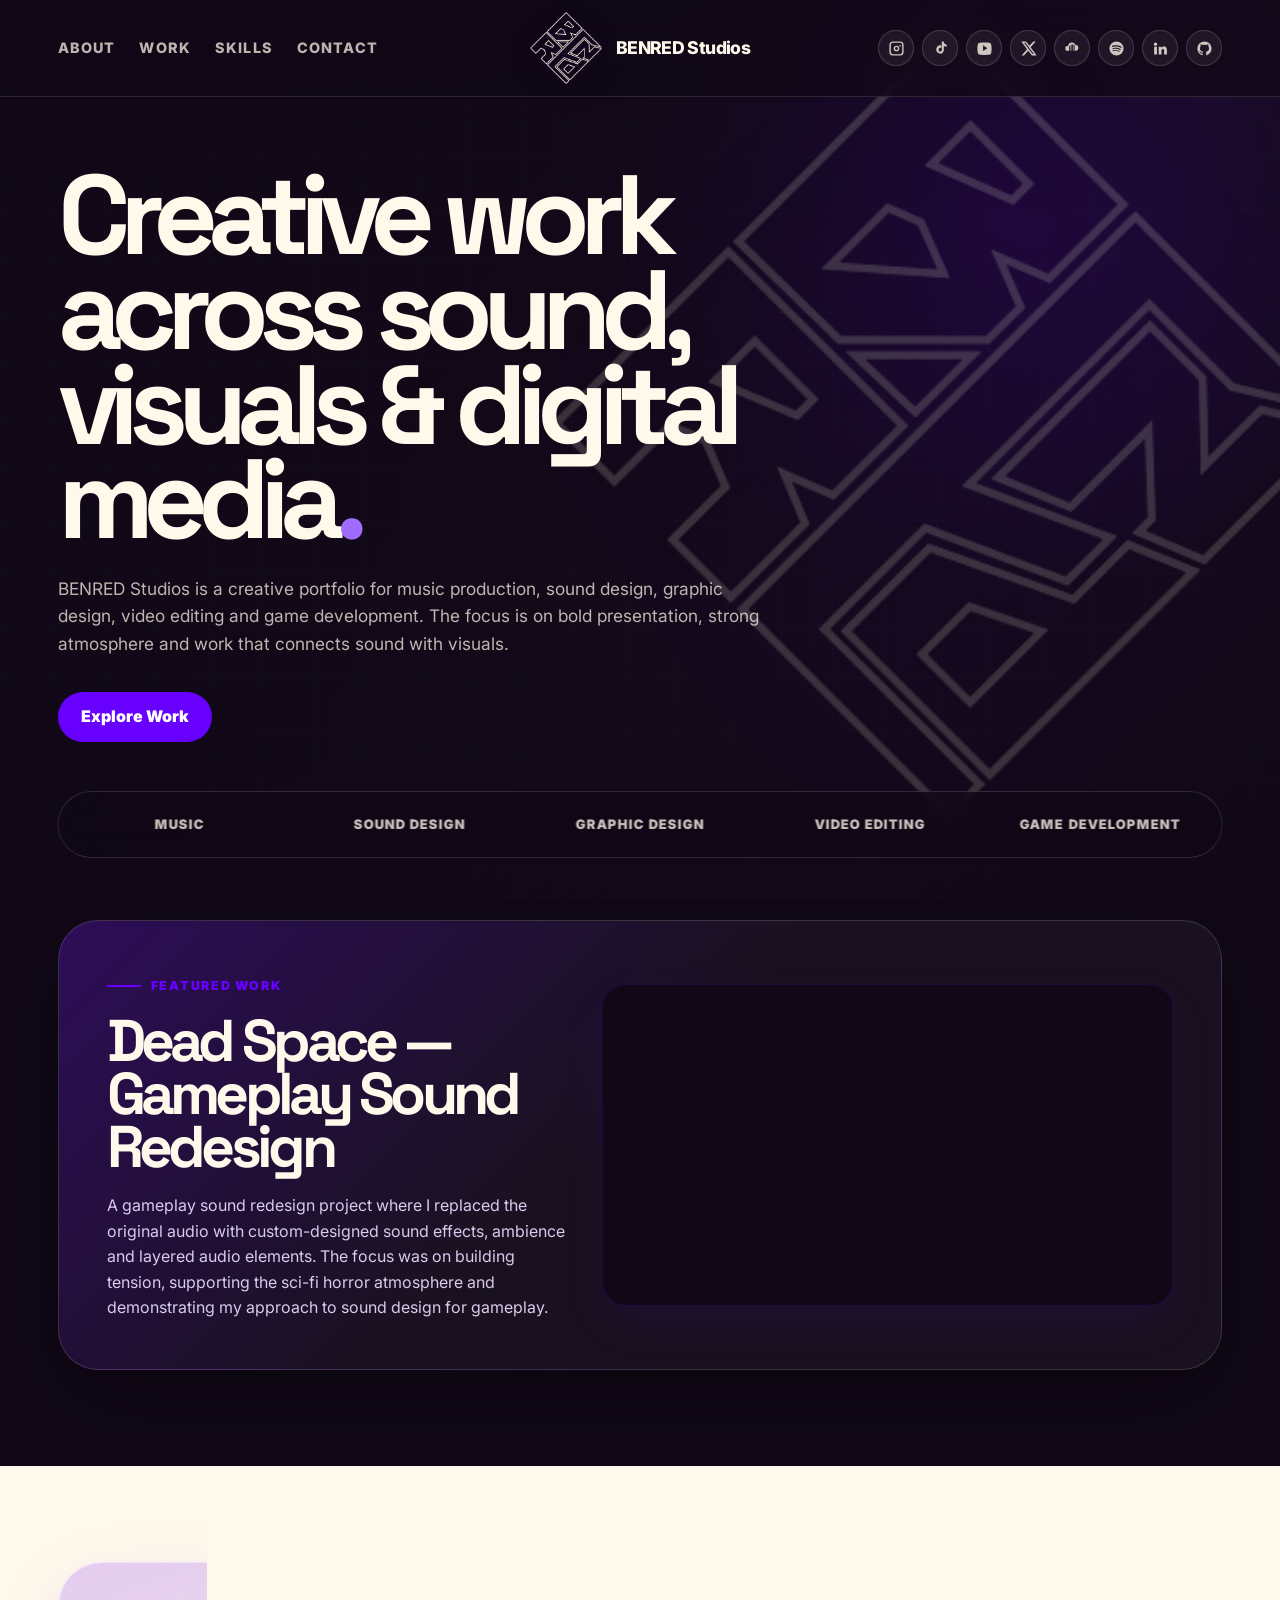
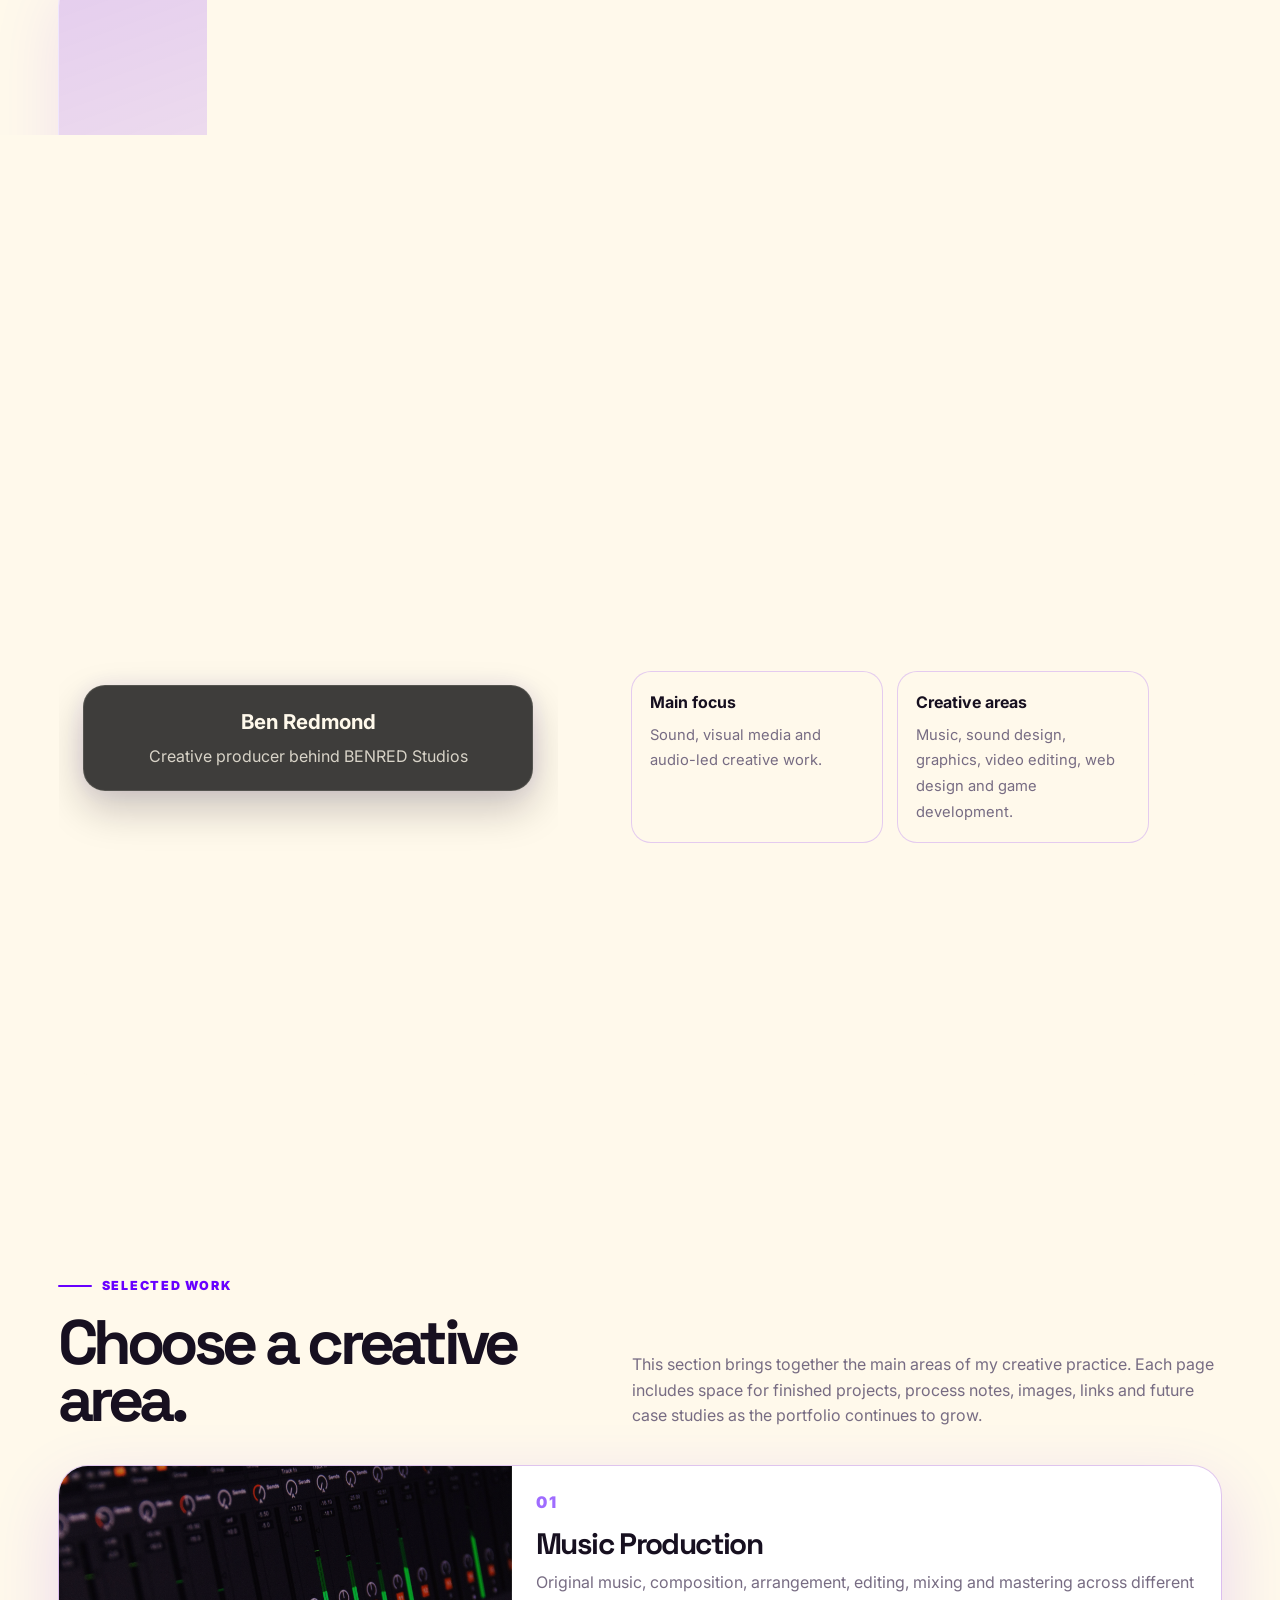
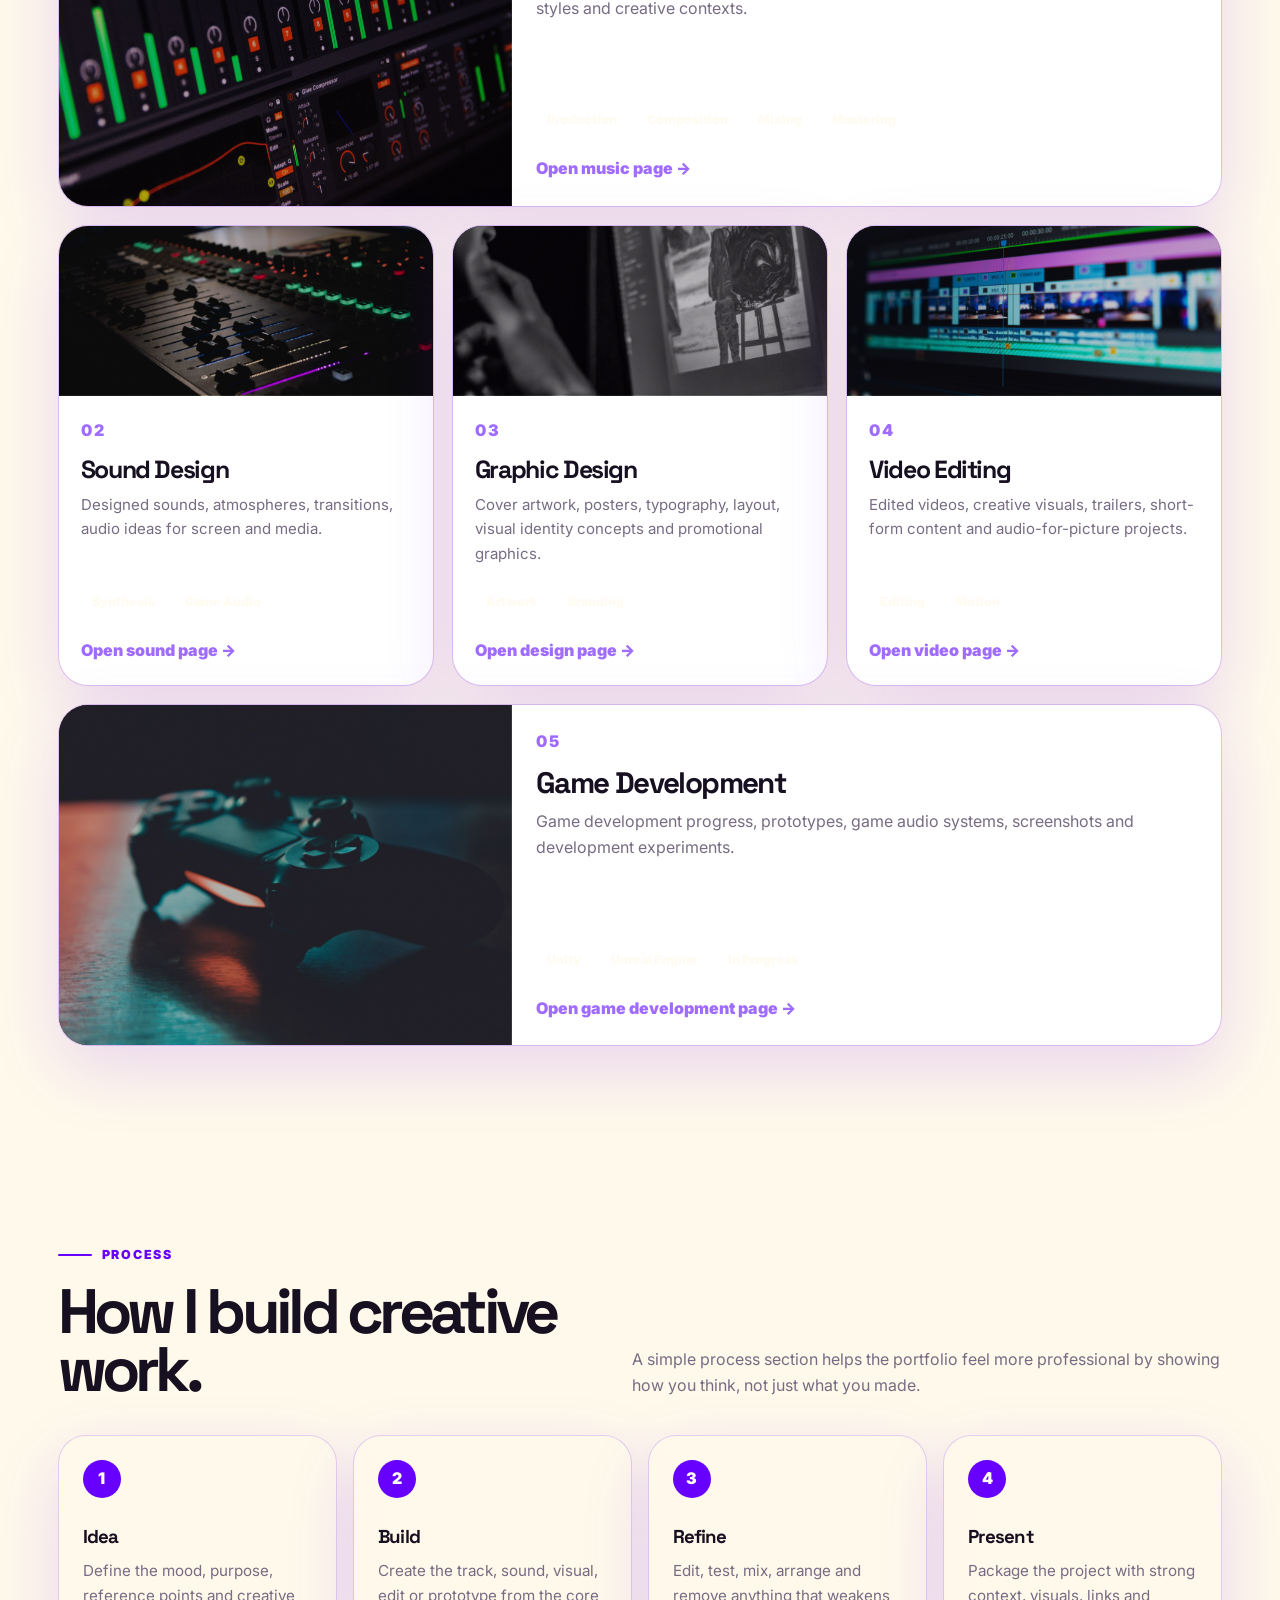
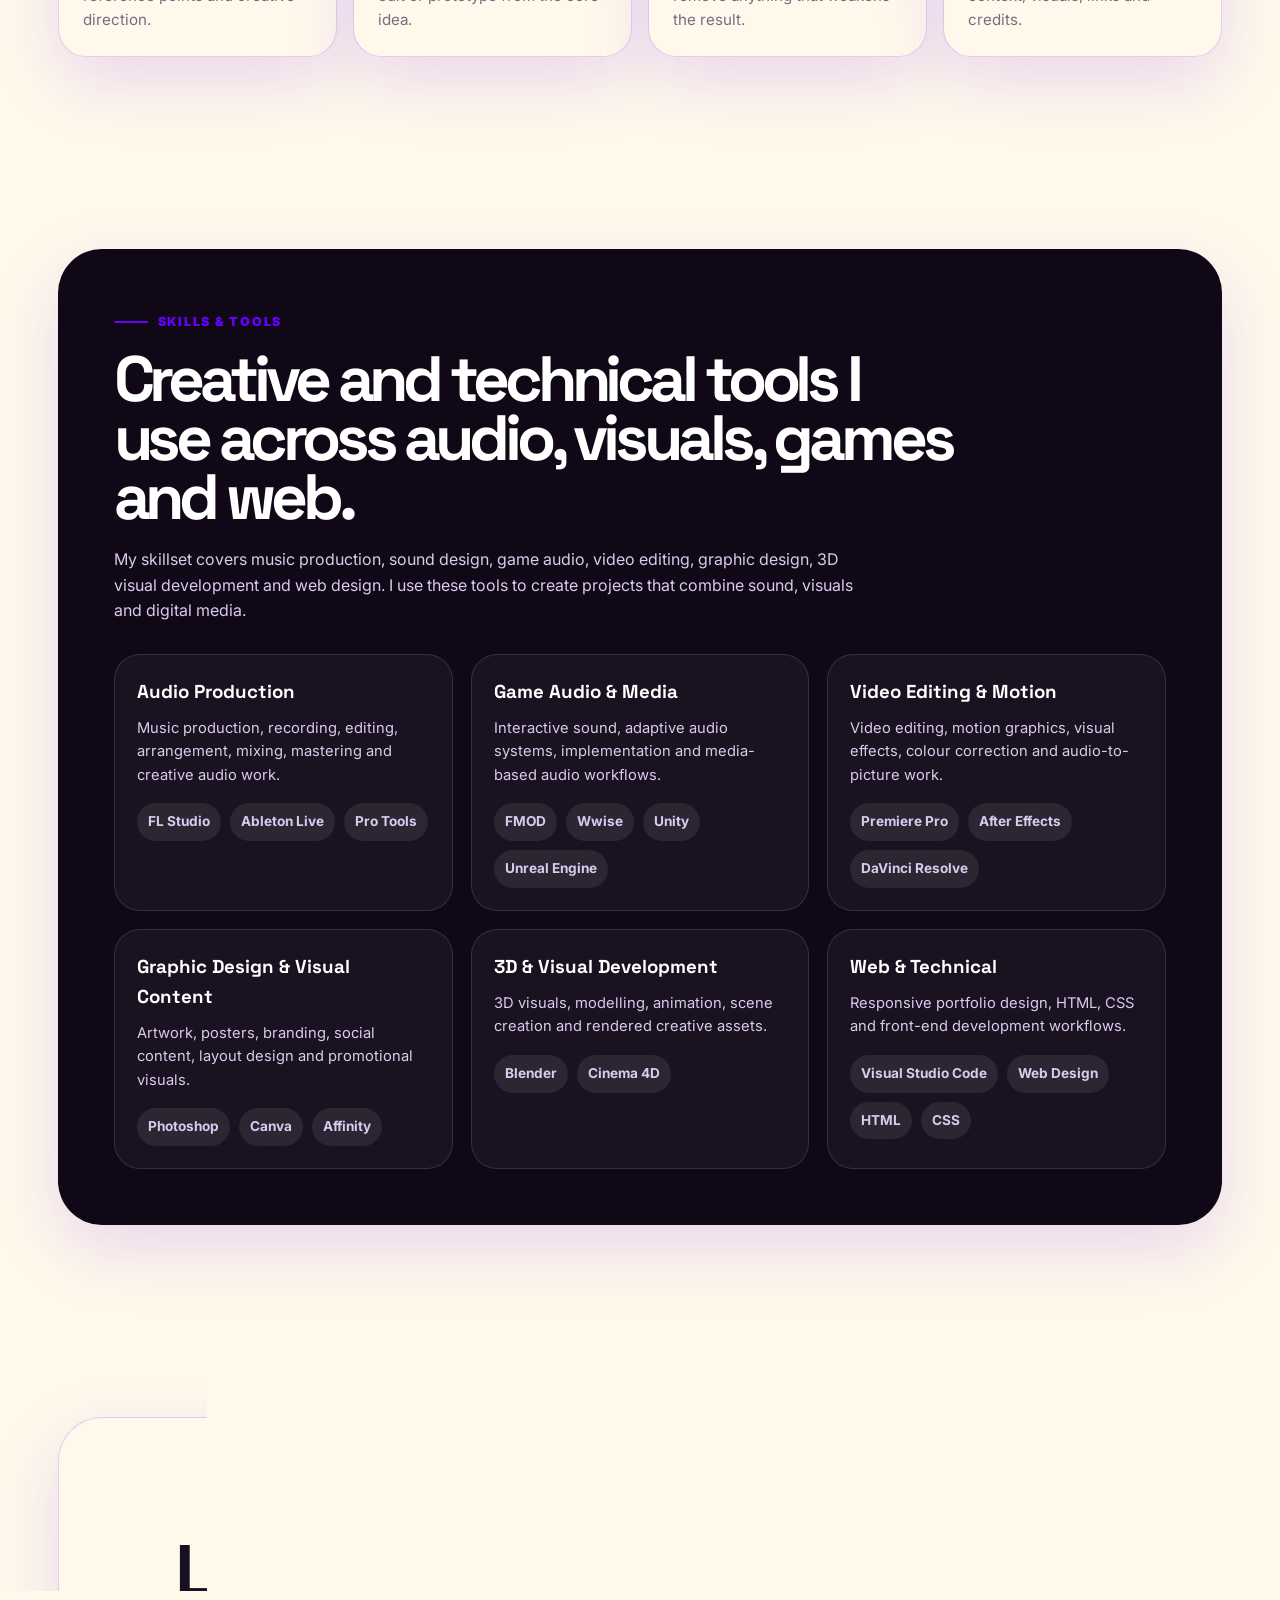
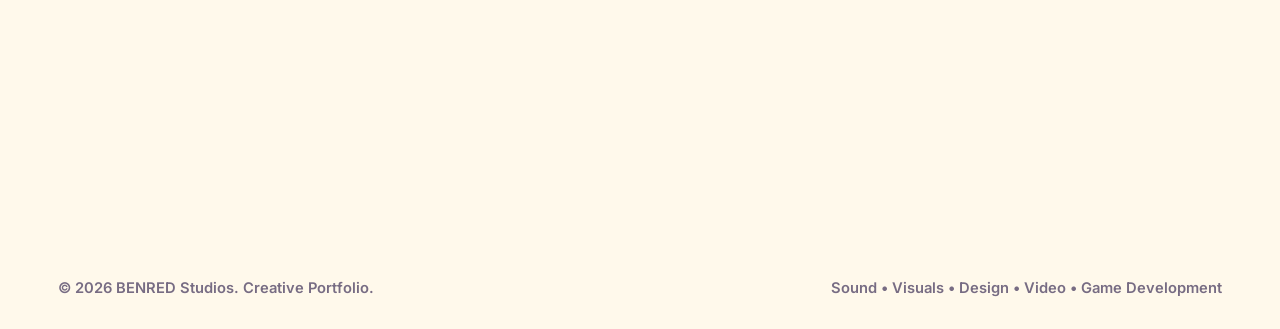
<file: index.html>
<!DOCTYPE html>
<html lang="en">
<head>
  <title>BENRED Studios | Creative Portfolio</title>
  <meta charset="UTF-8" />
  <meta name="viewport" content="width=device-width, initial-scale=1.0" />

  <link rel="preconnect" href="https://fonts.googleapis.com">
  <link rel="preconnect" href="https://fonts.gstatic.com" crossorigin>
  <link href="https://fonts.googleapis.com/css2?family=Space+Grotesk:wght@400;500;600;700&family=Inter:wght@300;400;500;600;700&display=swap" rel="stylesheet">

  <link rel="stylesheet" href="style.css?v=category-strip-centered-final">

  <style>
    /* Backup fix so the homepage category strip is centred even if CSS cache acts up. */
    .cinematic-hero .category-strip {
      position: absolute !important;
      left: 50% !important;
      right: auto !important;
      bottom: 42px !important;
      transform: translateX(-50%) !important;
      width: min(1180px, 91%) !important;
      max-width: 1180px !important;
      box-sizing: border-box !important;
      display: flex !important;
      align-items: center !important;
      justify-content: space-between !important;
      gap: 8px !important;
      padding: 10px !important;
      overflow: visible !important;
      flex-wrap: nowrap !important;
    }

    .cinematic-hero .category-strip a {
      flex: 1 1 0 !important;
      display: flex !important;
      align-items: center !important;
      justify-content: center !important;
      text-align: center !important;
      min-width: 0 !important;
      width: auto !important;
      max-width: none !important;
      margin: 0 !important;
      padding: 12px 10px !important;
      white-space: nowrap !important;
    }

    @media (max-width: 720px) {
      .cinematic-hero .category-strip {
        width: 94% !important;
        gap: 5px !important;
        padding: 8px !important;
      }

      .cinematic-hero .category-strip a {
        padding: 10px 4px !important;
        font-size: clamp(0.48rem, 2vw, 0.66rem) !important;
        letter-spacing: 0.02em !important;
      }
    }
  </style>
</head>
<body>
    <nav>
    <div class="container nav-inner">
      <div class="nav-links">
        <a href="#about">About</a>
        <a href="#work">Work</a>
        <a href="#skills">Skills</a>
        <a href="#contact">Contact</a>
      </div>

      <a href="#top" class="logo-box">
        <img src="assets/benred-logo-transparent.png" alt="BENRED Studios logo" class="logo-img">
        <span>BENRED Studios</span>
      </a>

      <div class="social-links" aria-label="Social media links">
        <a href="https://www.instagram.com/musicbybenred/" class="social-link" aria-label="Instagram" target="_blank" rel="noopener noreferrer">
          <svg viewBox="0 0 24 24" aria-hidden="true"><path d="M7 2h10a5 5 0 0 1 5 5v10a5 5 0 0 1-5 5H7a5 5 0 0 1-5-5V7a5 5 0 0 1 5-5Zm0 2a3 3 0 0 0-3 3v10a3 3 0 0 0 3 3h10a3 3 0 0 0 3-3V7a3 3 0 0 0-3-3H7Zm5 4a4 4 0 1 1 0 8 4 4 0 0 1 0-8Zm0 2a2 2 0 1 0 0 4 2 2 0 0 0 0-4Zm5.25-3.1a1.15 1.15 0 1 1 0 2.3 1.15 1.15 0 0 1 0-2.3Z"/></svg>
        </a>

        <a href="https://www.tiktok.com/@music_by_benred" class="social-link" aria-label="TikTok" target="_blank" rel="noopener noreferrer">
          <svg viewBox="0 0 24 24" aria-hidden="true"><path d="M16.6 2c.3 2.5 1.7 4.1 4.1 4.3v3.1c-1.4.1-2.7-.3-4-1.1v5.9c0 5-5.5 6.6-8.8 3.6-2.1-1.9-2.6-5.2-1-7.6 1.5-2.3 4.2-3.1 6.3-2.4v3.3c-.4-.1-.8-.2-1.2-.2-2.7 0-3.8 3.6-1.4 5.1 1.6 1 3.2-.1 3.2-2.2V2h2.8Z"/></svg>
        </a>

        <a href="https://www.youtube.com/@MusicByBENRED" class="social-link" aria-label="YouTube" target="_blank" rel="noopener noreferrer">
          <svg viewBox="0 0 24 24" aria-hidden="true"><path d="M21.6 7.2s-.2-1.7-.9-2.4c-.9-.9-1.9-.9-2.3-1C15.1 3.5 12 3.5 12 3.5s-3.1 0-6.4.3c-.5.1-1.5.1-2.3 1-.7.7-.9 2.4-.9 2.4S2 9.2 2 11.3v1.9c0 2.1.4 4.1.4 4.1s.2 1.7.9 2.4c.9.9 2.1.9 2.6 1 1.9.2 6.1.3 6.1.3s3.1 0 6.4-.3c.5-.1 1.5-.1 2.3-1 .7-.7.9-2.4.9-2.4s.4-2 .4-4.1v-1.9c0-2.1-.4-4.1-.4-4.1ZM10 15.5v-8l6 4-6 4Z"/></svg>
        </a>

        <a href="https://x.com/Musicbybenred" class="social-link" aria-label="X" target="_blank" rel="noopener noreferrer">
          <svg viewBox="0 0 24 24" aria-hidden="true"><path d="M18.9 2h3.3l-7.2 8.2L23.5 22h-6.7l-5.2-6.8L5.6 22H2.3l7.7-8.8L1.8 2h6.8l4.7 6.2L18.9 2Zm-1.2 17.9h1.8L7.6 4H5.7l12 15.9Z"/></svg>
        </a>

        <a href="https://soundcloud.com/b3n_r3d?utm_source=clipboard&utm_medium=text&utm_campaign=social_sharing" class="social-link" aria-label="SoundCloud" target="_blank" rel="noopener noreferrer">
          <svg viewBox="0 0 24 24" aria-hidden="true"><path d="M3.2 12.4c-.7 0-1.2.6-1.2 1.3s.5 1.3 1.2 1.3h12.9a3.9 3.9 0 0 0 .4-7.8 5.5 5.5 0 0 0-10.7 1.3v.4c-.4-.2-.8-.3-1.3-.3-1.5 0-2.7 1.2-2.7 2.7 0 .4.1.8.3 1.1h1.1Zm4.1-3.7c0-.4.3-.7.7-.7s.7.3.7.7v6.3H7.3V8.7Zm2.1-1.5c0-.4.3-.7.7-.7s.7.3.7.7V15H9.4V7.2Zm2.1-.4c0-.4.3-.7.7-.7s.7.3.7.7V15h-1.4V6.8Zm2.1.4c0-.4.3-.7.7-.7s.7.3.7.7V15h-1.4V7.2Z"/></svg>
        </a>

        <a href="https://open.spotify.com/artist/3VqBXqQB1fTboRmu8oa4OT?si=B2igWsYeTDmqQR4vWqUdJQ" class="social-link" aria-label="Spotify" target="_blank" rel="noopener noreferrer">
          <svg viewBox="0 0 24 24" aria-hidden="true"><path d="M12 2a10 10 0 1 0 0 20 10 10 0 0 0 0-20Zm4.6 14.4c-.2.3-.5.4-.8.2-2.3-1.4-5.2-1.7-8.7-.9-.3.1-.6-.1-.7-.4-.1-.3.1-.6.4-.7 3.8-.9 7-.5 9.6 1.1.3.2.4.5.2.7Zm1.2-2.7c-.2.4-.6.5-1 .3-2.6-1.6-6.5-2-9.6-1.1-.4.1-.8-.1-.9-.5-.1-.4.1-.8.5-.9 3.5-1 7.9-.6 10.9 1.2.3.2.5.7.1 1Zm.1-2.8C14.8 9 9.6 8.8 6.6 9.8c-.5.1-1-.1-1.1-.6-.1-.5.1-1 .6-1.1 3.5-1 9.1-.8 12.8 1.4.4.2.6.8.3 1.2-.2.4-.8.6-1.3.2Z"/></svg>
        </a>

        <a href="https://www.linkedin.com/in/ben-redmond-706090249" class="social-link" aria-label="LinkedIn" target="_blank" rel="noopener noreferrer">
          <svg viewBox="0 0 24 24" aria-hidden="true"><path d="M4.98 3.5a2.5 2.5 0 1 1 0 5.001 2.5 2.5 0 0 1 0-5ZM3 9.5h4v11H3v-11Zm6.2 0H13v1.5h.1c.5-.9 1.7-1.8 3.5-1.8 3.8 0 4.5 2.5 4.5 5.7v5.6h-4v-5c0-1.2 0-2.8-1.7-2.8s-2 1.3-2 2.7v5.1h-4v-11Z"/></svg>
        </a>

        <a href="https://github.com/BENRED10" class="social-link" aria-label="GitHub" target="_blank" rel="noopener noreferrer">
          <svg viewBox="0 0 24 24" aria-hidden="true"><path d="M12 2a10 10 0 0 0-3.2 19.5c.5.1.7-.2.7-.5v-1.8c-2.9.6-3.5-1.2-3.5-1.2-.5-1.2-1.1-1.5-1.1-1.5-.9-.6.1-.6.1-.6 1 .1 1.6 1.1 1.6 1.1.9 1.6 2.4 1.1 3 .8.1-.7.4-1.1.7-1.3-2.3-.3-4.7-1.2-4.7-5A3.9 3.9 0 0 1 6.6 8.8c-.1-.3-.5-1.3.1-2.7 0 0 .9-.3 2.8 1.1a9.7 9.7 0 0 1 5 0c1.9-1.4 2.8-1.1 2.8-1.1.6 1.4.2 2.4.1 2.7a3.9 3.9 0 0 1 1 2.7c0 3.9-2.4 4.7-4.7 5 .4.3.7 1 .7 2v2.5c0 .3.2.6.7.5A10 10 0 0 0 12 2Z"/></svg>
        </a>
      </div>

    </div>
  </nav>

  <main id="top">
    <header class="cinematic-hero">
      <div class="hero-bg-mark">
        <img src="assets/benred-logo-transparent.png" alt="">
      </div>

      <div class="container cinematic-inner">
        <div class="hero-copy-wrap">
          
          <h1>Creative work across sound, visuals & digital media<em>.</em></h1>
          <p>
            BENRED Studios is a creative portfolio for music production, sound design, graphic design, video editing and game development. The focus is on bold presentation, strong atmosphere and work that connects sound with visuals.
          </p>

          <div class="hero-actions">
            <a href="#work" class="btn btn-purple">Explore Work</a>
          
          </div>
        </div>
</div>

      <div class="category-strip">
        <a href="music.html">Music</a>
        <a href="sound-design.html">Sound Design</a>
        <a href="graphic-design.html">Graphic Design</a>
        <a href="video-editing.html">Video Editing</a>
        <a href="interactive-media.html">Game Development</a>
      </div>
    </header>

    <section id="showreel" class="showreel-section">
      <div class="container">
        <div class="showreel-card featured-home-card">
          <div>
            <div class="section-label">Featured Work</div>
            <h2 class="font-display">Dead Space — Gameplay Sound Redesign</h2>
            <p>
              A gameplay sound redesign project where I replaced the original audio with custom-designed sound effects, ambience and layered audio elements. The focus was on building tension, supporting the sci-fi horror atmosphere and demonstrating my approach to sound design for gameplay.
            </p>
          </div>

          <div class="youtube-embed featured-home-video">
            <iframe src="https://www.youtube.com/embed/uAtVU4EB8dg?si=A8udG7XntftRqzN9" title="Dead Space Gameplay Sound Redesign" frameborder="0" allow="accelerometer; autoplay; clipboard-write; encrypted-media; gyroscope; picture-in-picture; web-share" referrerpolicy="strict-origin-when-cross-origin" allowfullscreen></iframe>
          </div>
        </div>
      </div>
    </section>

    <section id="about" class="about-page gradient-join">
      <div class="about-page-inner">
        <div class="portrait-panel studio-panel about-profile-panel">
          <img src="assets/benred-logo-transparent.png" alt="" class="portrait-logo portrait-logo-watermark">
          <img src="assets/about-profile-redmond.png" alt="Ben Redmond portrait" class="about-profile-photo">
          <div class="portrait-caption">
            <strong>Ben Redmond</strong>
            <span>Creative producer behind BENRED Studios</span>
          </div>
        </div>

        <div class="about-content">
          <div class="section-label">About</div>
          <h2 class="font-display">A creative producer building across <span>sound, visuals and interaction.</span></h2>
          <p>
            I’m a Creative Music Production student and the creative behind BENRED Studios, with a focus on sound, visual media and modern creative workflows. My work is built around creating strong moods, clean ideas and immersive experiences that can live across music, film, games and digital media.
          </p>
          <p>
            My main background is in music production and sound design, but I’m also developing skills in graphic design, video editing, web design and game development. I’m interested in how these areas connect — for example, how sound can shape a visual, how design can support a project, or how editing can make a creative idea feel more professional.
          </p>

          <div class="about-details">
            <div class="about-detail">
              <strong>Main focus</strong>
              <span>Sound, visual media and audio-led creative work.</span>
            </div>
            <div class="about-detail">
              <strong>Creative areas</strong>
              <span>Music, sound design, graphics, video editing, web design and game development.</span>
            </div>
            <div class="about-detail">
              <strong>Current direction</strong>
              <span>Building a stronger multi-disciplinary portfolio with original projects.</span>
            </div>
            <div class="about-detail">
              <strong>Available for</strong>
              <span>Collaborations, commissions, student projects and creative opportunities.</span>
            </div>
          </div>
        </div>
      </div>
    </section>

    <section id="work">
      <div class="container">
        <div class="section-top">
          <div>
            <div class="section-label">Selected Work</div>
            <h2>Choose a creative area.</h2>
          </div>
          <p>
            This section brings together the main areas of my creative practice. Each page includes space for finished projects, process notes, images, links and future case studies as the portfolio continues to grow.
          </p>
        </div>

        <div class="work-grid selected-work-layout">
          <a class="work-card full music-feature" href="music.html">
            <div class="thumb music"></div>
            <div class="work-body">
              <div>
                <span class="work-number">01</span>
                <h3>Music Production</h3>
                <p>Original music, composition, arrangement, editing, mixing and mastering across different styles and creative contexts.</p>
              </div>
              <div>
                <div class="tags">
                  <span class="tag">Production</span>
                  <span class="tag">Composition</span>
                  <span class="tag">Mixing</span>
                  <span class="tag">Mastering</span>
                </div>
                <span class="card-link">Open music page →</span>
              </div>
            </div>
          </a>

          <a class="work-card compact" href="sound-design.html">
            <div class="thumb sound"></div>
            <div class="work-body">
              <div>
                <span class="work-number">02</span>
                <h3>Sound Design</h3>
                <p>Designed sounds, atmospheres, transitions, audio ideas for screen and media.</p>
              </div>
              <div>
                <div class="tags">
                  <span class="tag">Synthesis</span>
                  <span class="tag">Game Audio</span>
                </div>
                <span class="card-link">Open sound page →</span>
              </div>
            </div>
          </a>

          <a class="work-card compact" href="graphic-design.html">
            <div class="thumb design"></div>
            <div class="work-body">
              <div>
                <span class="work-number">03</span>
                <h3>Graphic Design</h3>
                <p>Cover artwork, posters, typography, layout, visual identity concepts and promotional graphics.</p>
              </div>
              <div>
                <div class="tags">
                  <span class="tag">Artwork</span>
                  <span class="tag">Branding</span>
                </div>
                <span class="card-link">Open design page →</span>
              </div>
            </div>
          </a>

          <a class="work-card compact" href="video-editing.html">
            <div class="thumb video"></div>
            <div class="work-body">
              <div>
                <span class="work-number">04</span>
                <h3>Video Editing</h3>
                <p>Edited videos, creative visuals, trailers, short-form content and audio-for-picture projects.</p>
              </div>
              <div>
                <div class="tags">
                  <span class="tag">Editing</span>
                  <span class="tag">Motion</span>
                </div>
                <span class="card-link">Open video page →</span>
              </div>
            </div>
          </a>

          <a class="work-card full game-feature" href="interactive-media.html">
            <div class="thumb game"></div>
            <div class="work-body">
              <div>
                <span class="work-number">05</span>
                <h3>Game Development</h3>
                <p>Game development progress, prototypes, game audio systems, screenshots and development experiments.</p>
              </div>
              <div>
                <div class="tags">
                  <span class="tag">Unity</span>
                  <span class="tag">Unreal Engine</span>
                  <span class="tag">In Progress</span>
                </div>
                <span class="card-link">Open game development page →</span>
              </div>
            </div>
          </a>
        </div>
      </div>
    </section>

    

    <section id="process">
      <div class="container">
        <div class="section-top">
          <div>
            <div class="section-label">Process</div>
            <h2>How I build creative work.</h2>
          </div>
          <p>
            A simple process section helps the portfolio feel more professional by showing how you think, not just what you made.
          </p>
        </div>

        <div class="timeline">
          <div class="timeline-item"><span>1</span><h3>Idea</h3><p>Define the mood, purpose, reference points and creative direction.</p></div>
          <div class="timeline-item"><span>2</span><h3>Build</h3><p>Create the track, sound, visual, edit or prototype from the core idea.</p></div>
          <div class="timeline-item"><span>3</span><h3>Refine</h3><p>Edit, test, mix, arrange and remove anything that weakens the result.</p></div>
          <div class="timeline-item"><span>4</span><h3>Present</h3><p>Package the project with strong context, visuals, links and credits.</p></div>
        </div>
      </div>
    </section>

    <section id="skills">
      <div class="container skills-panel">
        <div class="section-label">Skills & Tools</div>
        <h2 class="font-display">Creative and technical tools I use across audio, visuals, games and web.</h2>
        <p class="skills-intro">
          My skillset covers music production, sound design, game audio, video editing, graphic design, 3D visual development and web design. I use these tools to create projects that combine sound, visuals and digital media.
        </p>

        <div class="skills-grid">
          <div class="skill-group">
            <h3>Audio Production</h3>
            <p class="skill-description">Music production, recording, editing, arrangement, mixing, mastering and creative audio work.</p>
            <div class="skill-list"><span class="skill">FL Studio</span><span class="skill">Ableton Live</span><span class="skill">Pro Tools</span></div>
          </div>

          <div class="skill-group">
            <h3>Game Audio & Media</h3>
            <p class="skill-description">Interactive sound, adaptive audio systems, implementation and media-based audio workflows.</p>
            <div class="skill-list"><span class="skill">FMOD</span><span class="skill">Wwise</span><span class="skill">Unity</span><span class="skill">Unreal Engine</span></div>
          </div>

          <div class="skill-group">
            <h3>Video Editing & Motion</h3>
            <p class="skill-description">Video editing, motion graphics, visual effects, colour correction and audio-to-picture work.</p>
            <div class="skill-list"><span class="skill">Premiere Pro</span><span class="skill">After Effects</span><span class="skill">DaVinci Resolve</span></div>
          </div>

          <div class="skill-group">
            <h3>Graphic Design & Visual Content</h3>
            <p class="skill-description">Artwork, posters, branding, social content, layout design and promotional visuals.</p>
            <div class="skill-list"><span class="skill">Photoshop</span><span class="skill">Canva</span><span class="skill">Affinity</span></div>
          </div>

          <div class="skill-group">
            <h3>3D & Visual Development</h3>
            <p class="skill-description">3D visuals, modelling, animation, scene creation and rendered creative assets.</p>
            <div class="skill-list"><span class="skill">Blender</span><span class="skill">Cinema 4D</span></div>
          </div>

          <div class="skill-group">
            <h3>Web & Technical</h3>
            <p class="skill-description">Responsive portfolio design, HTML, CSS and front-end development workflows.</p>
            <div class="skill-list"><span class="skill">Visual Studio Code</span><span class="skill">Web Design</span><span class="skill">HTML</span><span class="skill">CSS</span></div>
          </div>
        </div>
      </div>
    </section>

    <section id="contact">
      <div class="container">
        <div class="contact-card">
          <div class="section-label center-label">Contact</div>
          <h2>Let’s make something creative.</h2>
          
          <div class="contact-links">
            <a href="mailto:musicbybenred@gmail.com" class="btn btn-purple">Email Me</a>
            <a href="https://soundcloud.com/b3n_r3d?utm_source=clipboard&utm_medium=text&utm_campaign=social_sharing" class="btn btn-light">SoundCloud</a>
            <a href="https://www.instagram.com/musicbybenred/" class="btn btn-light">Instagram</a>
            <a href="https://www.youtube.com/@MusicByBENRED" class="btn btn-light">YouTube</a>
            <a href="https://github.com/BENRED10" class="btn btn-light">GitHub</a>
          </div>
        </div>
      </div>
    </section>
  </main>

  <footer>
    <div class="container footer-inner">
      <p>© 2026 BENRED Studios. Creative Portfolio.</p>
      <p>Sound • Visuals • Design • Video • Game Development</p>
    </div>
  </footer>
</body>
</html>
</file>
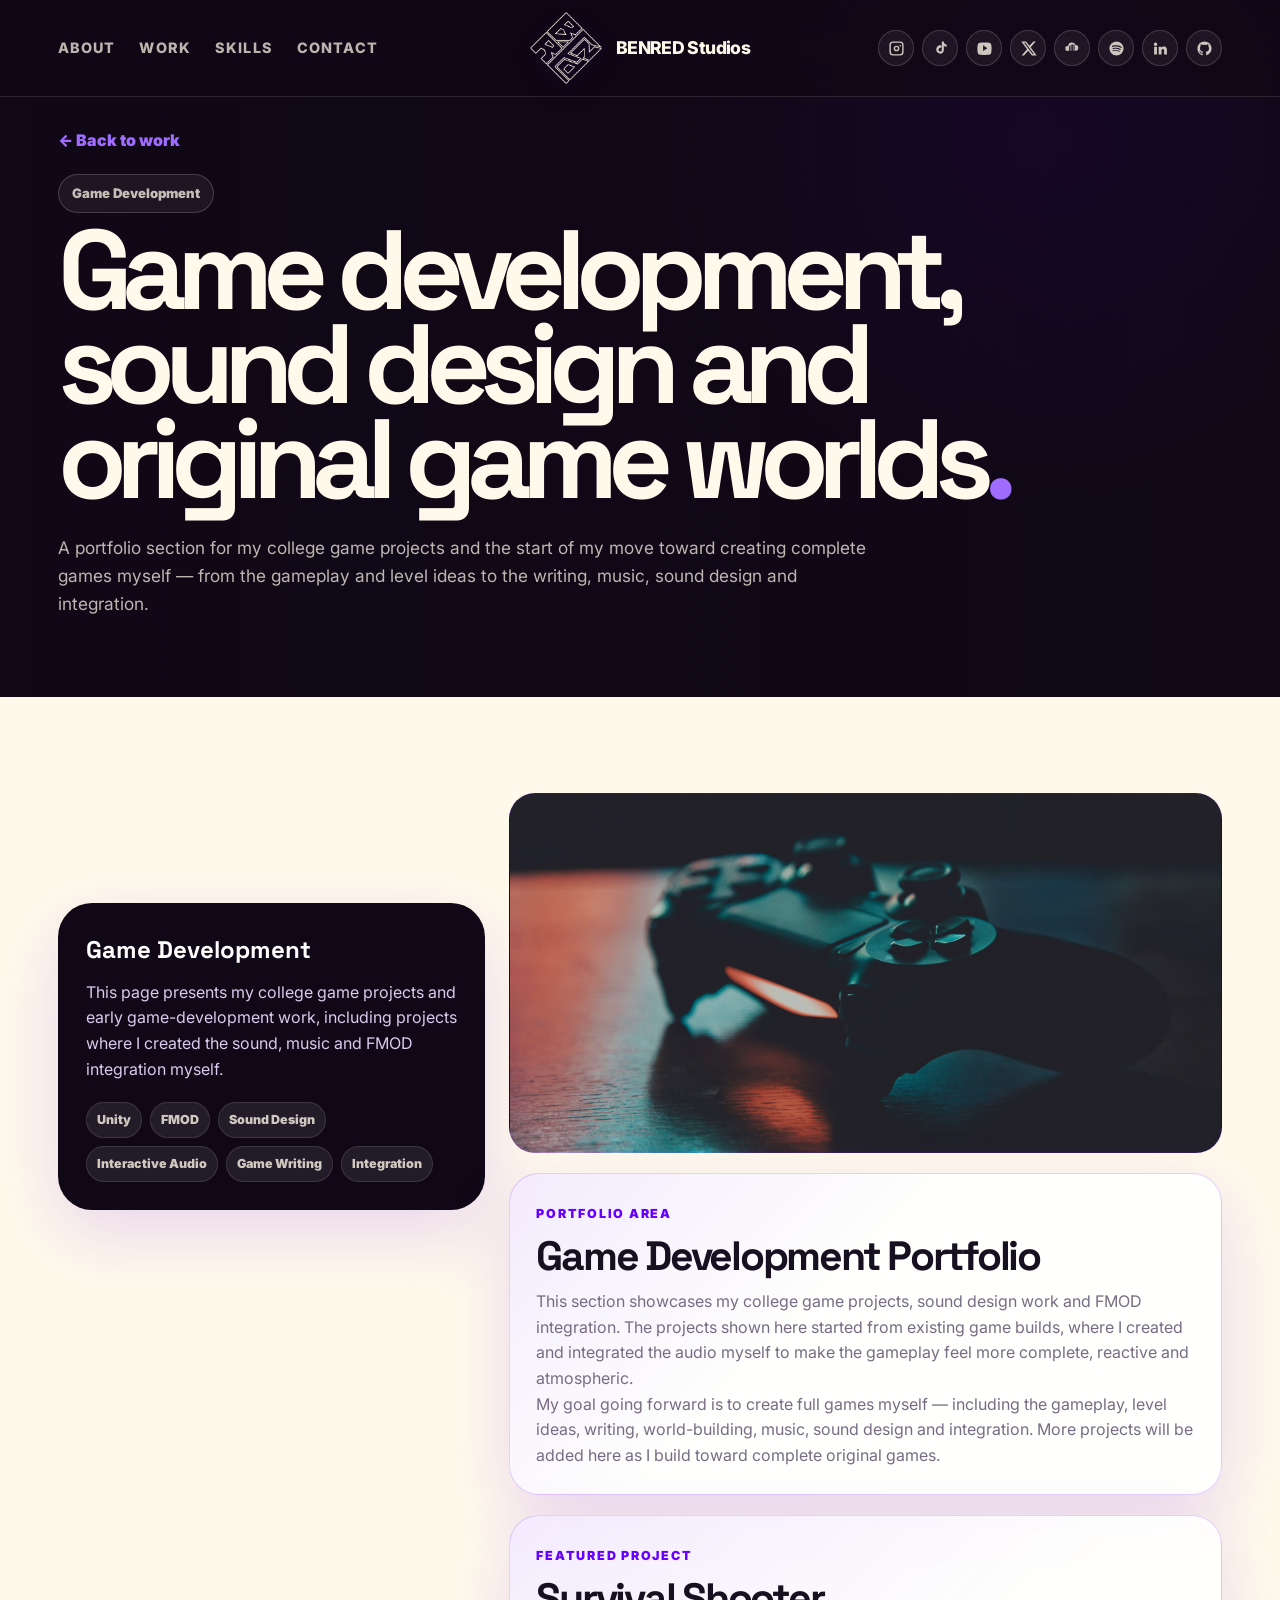
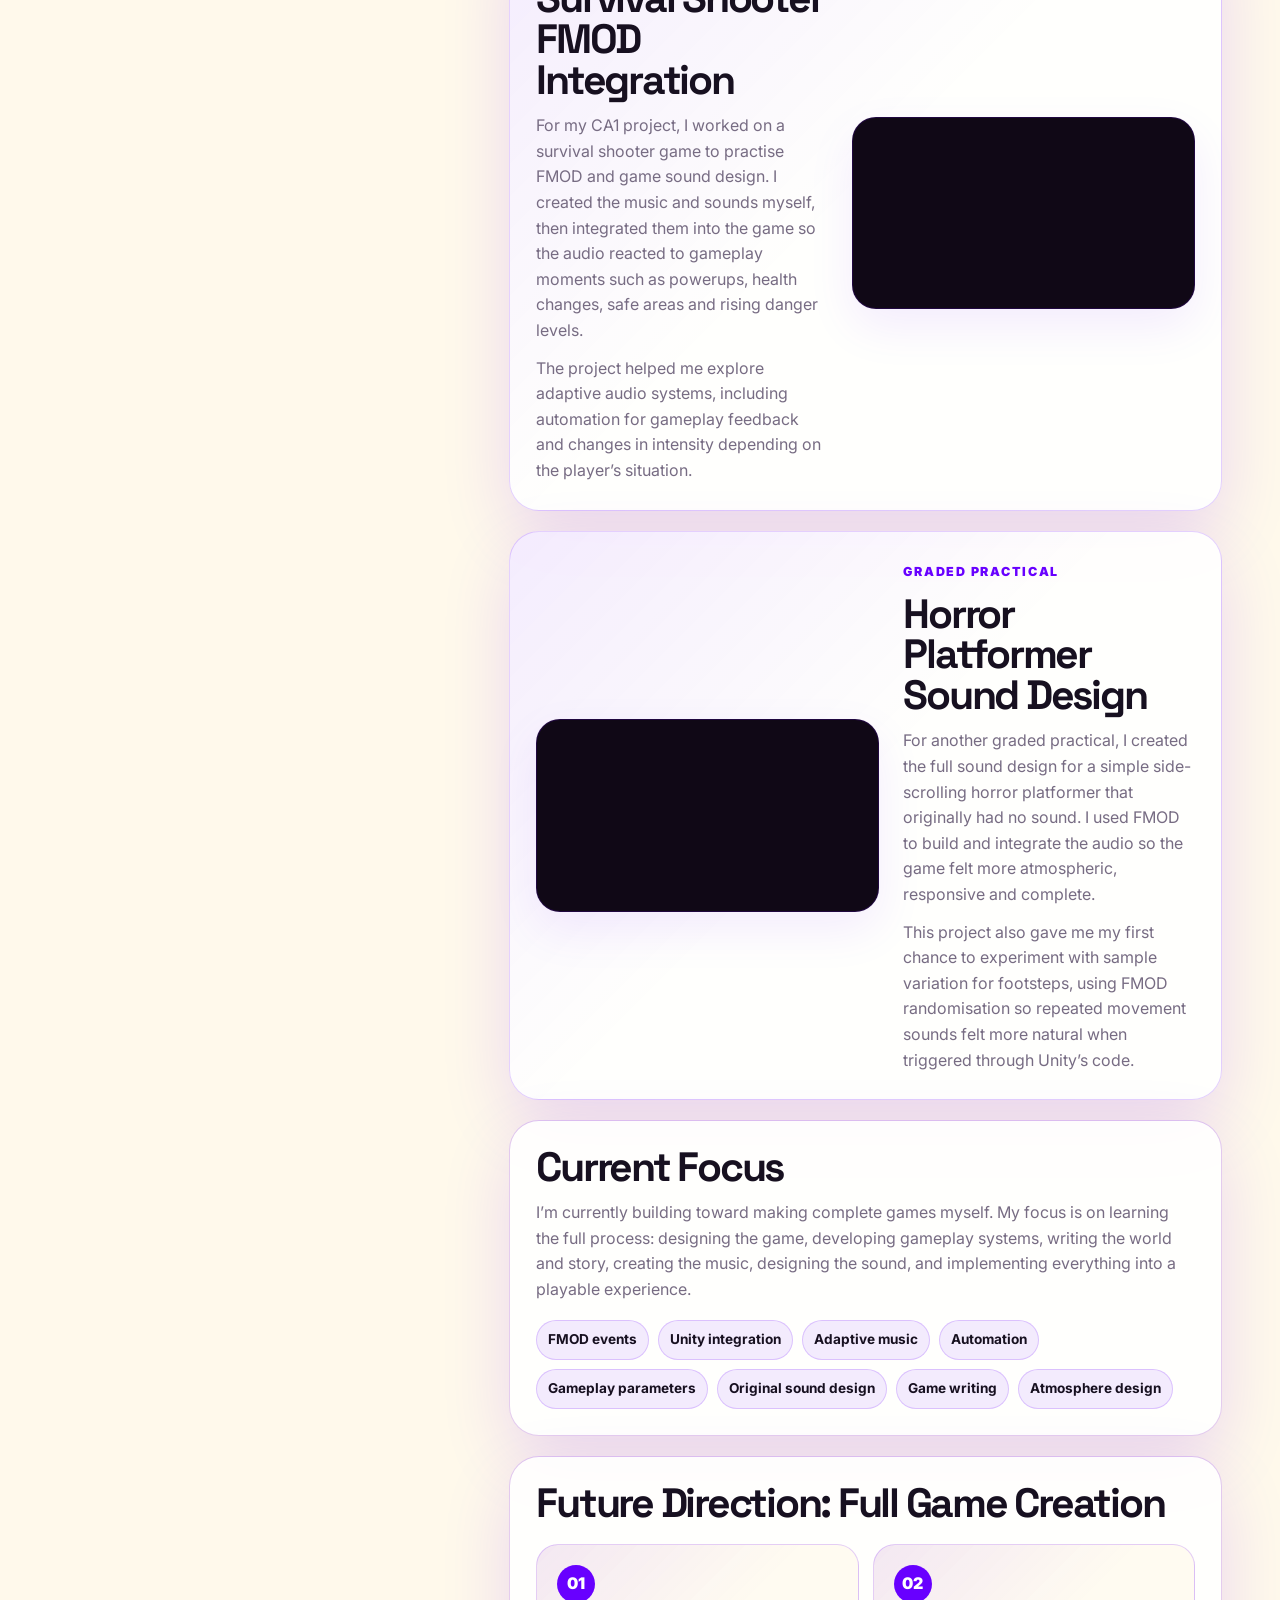
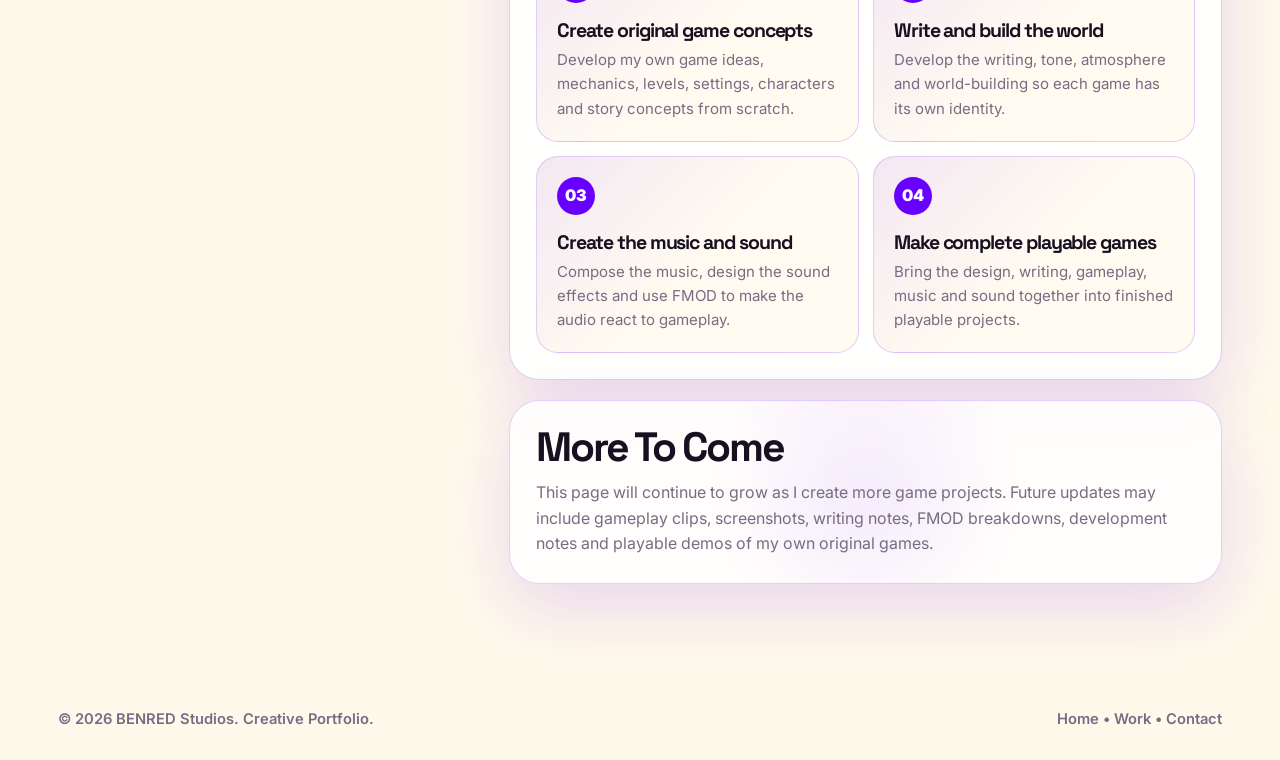
<file: interactive-media.html>
<!DOCTYPE html>
<html lang="en">
<head>
  <title>Game Development | BENRED Studios</title>
  <meta charset="UTF-8" />
  <meta name="viewport" content="width=device-width, initial-scale=1.0" />
  <link rel="preconnect" href="https://fonts.googleapis.com">
  <link rel="preconnect" href="https://fonts.gstatic.com" crossorigin>
  <link href="https://fonts.googleapis.com/css2?family=Space+Grotesk:wght@400;500;600;700&family=Inter:wght@300;400;500;600;700&display=swap" rel="stylesheet">
  <link rel="stylesheet" href="style.css">
</head>

<body>
<nav>
    <div class="container nav-inner">
      <div class="nav-links">
        <a href="index.html#about">About</a>
        <a href="index.html#work">Work</a>
        <a href="index.html#skills">Skills</a>
        <a href="index.html#contact">Contact</a>
      </div>

      <a href="index.html" class="logo-box">
        <img src="assets/benred-logo-transparent.png" alt="BENRED Studios logo" class="logo-img">
        <span>BENRED Studios</span>
      </a>

      <div class="social-links" aria-label="Social media links">
        <a href="https://www.instagram.com/musicbybenred/" class="social-link" aria-label="Instagram" target="_blank" rel="noopener noreferrer">
          <svg viewBox="0 0 24 24" aria-hidden="true"><path d="M7 2h10a5 5 0 0 1 5 5v10a5 5 0 0 1-5 5H7a5 5 0 0 1-5-5V7a5 5 0 0 1 5-5Zm0 2a3 3 0 0 0-3 3v10a3 3 0 0 0 3 3h10a3 3 0 0 0 3-3V7a3 3 0 0 0-3-3H7Zm5 4a4 4 0 1 1 0 8 4 4 0 0 1 0-8Zm0 2a2 2 0 1 0 0 4 2 2 0 0 0 0-4Zm5.25-3.1a1.15 1.15 0 1 1 0 2.3 1.15 1.15 0 0 1 0-2.3Z"/></svg>
        </a>

        <a href="https://www.tiktok.com/@music_by_benred" class="social-link" aria-label="TikTok" target="_blank" rel="noopener noreferrer">
          <svg viewBox="0 0 24 24" aria-hidden="true"><path d="M16.6 2c.3 2.5 1.7 4.1 4.1 4.3v3.1c-1.4.1-2.7-.3-4-1.1v5.9c0 5-5.5 6.6-8.8 3.6-2.1-1.9-2.6-5.2-1-7.6 1.5-2.3 4.2-3.1 6.3-2.4v3.3c-.4-.1-.8-.2-1.2-.2-2.7 0-3.8 3.6-1.4 5.1 1.6 1 3.2-.1 3.2-2.2V2h2.8Z"/></svg>
        </a>

        <a href="https://www.youtube.com/@MusicByBENRED" class="social-link" aria-label="YouTube" target="_blank" rel="noopener noreferrer">
          <svg viewBox="0 0 24 24" aria-hidden="true"><path d="M21.6 7.2s-.2-1.7-.9-2.4c-.9-.9-1.9-.9-2.3-1C15.1 3.5 12 3.5 12 3.5s-3.1 0-6.4.3c-.5.1-1.5.1-2.3 1-.7.7-.9 2.4-.9 2.4S2 9.2 2 11.3v1.9c0 2.1.4 4.1.4 4.1s.2 1.7.9 2.4c.9.9 2.1.9 2.6 1 1.9.2 6.1.3 6.1.3s3.1 0 6.4-.3c.5-.1 1.5-.1 2.3-1 .7-.7.9-2.4.9-2.4s.4-2 .4-4.1v-1.9c0-2.1-.4-4.1-.4-4.1ZM10 15.5v-8l6 4-6 4Z"/></svg>
        </a>

        <a href="https://x.com/Musicbybenred" class="social-link" aria-label="X" target="_blank" rel="noopener noreferrer">
          <svg viewBox="0 0 24 24" aria-hidden="true"><path d="M18.9 2h3.3l-7.2 8.2L23.5 22h-6.7l-5.2-6.8L5.6 22H2.3l7.7-8.8L1.8 2h6.8l4.7 6.2L18.9 2Zm-1.2 17.9h1.8L7.6 4H5.7l12 15.9Z"/></svg>
        </a>

        <a href="https://soundcloud.com/b3n_r3d?utm_source=clipboard&utm_medium=text&utm_campaign=social_sharing" class="social-link" aria-label="SoundCloud" target="_blank" rel="noopener noreferrer">
          <svg viewBox="0 0 24 24" aria-hidden="true"><path d="M3.2 12.4c-.7 0-1.2.6-1.2 1.3s.5 1.3 1.2 1.3h12.9a3.9 3.9 0 0 0 .4-7.8 5.5 5.5 0 0 0-10.7 1.3v.4c-.4-.2-.8-.3-1.3-.3-1.5 0-2.7 1.2-2.7 2.7 0 .4.1.8.3 1.1h1.1Zm4.1-3.7c0-.4.3-.7.7-.7s.7.3.7.7v6.3H7.3V8.7Zm2.1-1.5c0-.4.3-.7.7-.7s.7.3.7.7V15H9.4V7.2Zm2.1-.4c0-.4.3-.7.7-.7s.7.3.7.7V15h-1.4V6.8Zm2.1.4c0-.4.3-.7.7-.7s.7.3.7.7V15h-1.4V7.2Z"/></svg>
        </a>

        <a href="https://open.spotify.com/artist/3VqBXqQB1fTboRmu8oa4OT?si=B2igWsYeTDmqQR4vWqUdJQ" class="social-link" aria-label="Spotify" target="_blank" rel="noopener noreferrer">
          <svg viewBox="0 0 24 24" aria-hidden="true"><path d="M12 2a10 10 0 1 0 0 20 10 10 0 0 0 0-20Zm4.6 14.4c-.2.3-.5.4-.8.2-2.3-1.4-5.2-1.7-8.7-.9-.3.1-.6-.1-.7-.4-.1-.3.1-.6.4-.7 3.8-.9 7-.5 9.6 1.1.3.2.4.5.2.7Zm1.2-2.7c-.2.4-.6.5-1 .3-2.6-1.6-6.5-2-9.6-1.1-.4.1-.8-.1-.9-.5-.1-.4.1-.8.5-.9 3.5-1 7.9-.6 10.9 1.2.3.2.5.7.1 1Zm.1-2.8C14.8 9 9.6 8.8 6.6 9.8c-.5.1-1-.1-1.1-.6-.1-.5.1-1 .6-1.1 3.5-1 9.1-.8 12.8 1.4.4.2.6.8.3 1.2-.2.4-.8.6-1.3.2Z"/></svg>
        </a>

        <a href="https://www.linkedin.com/in/ben-redmond-706090249" class="social-link" aria-label="LinkedIn" target="_blank" rel="noopener noreferrer">
          <svg viewBox="0 0 24 24" aria-hidden="true"><path d="M4.98 3.5a2.5 2.5 0 1 1 0 5.001 2.5 2.5 0 0 1 0-5ZM3 9.5h4v11H3v-11Zm6.2 0H13v1.5h.1c.5-.9 1.7-1.8 3.5-1.8 3.8 0 4.5 2.5 4.5 5.7v5.6h-4v-5c0-1.2 0-2.8-1.7-2.8s-2 1.3-2 2.7v5.1h-4v-11Z"/></svg>
        </a>

        <a href="https://github.com/BENRED10" class="social-link" aria-label="GitHub" target="_blank" rel="noopener noreferrer">
          <svg viewBox="0 0 24 24" aria-hidden="true"><path d="M12 2a10 10 0 0 0-3.2 19.5c.5.1.7-.2.7-.5v-1.8c-2.9.6-3.5-1.2-3.5-1.2-.5-1.2-1.1-1.5-1.1-1.5-.9-.6.1-.6.1-.6 1 .1 1.6 1.1 1.6 1.1.9 1.6 2.4 1.1 3 .8.1-.7.4-1.1.7-1.3-2.3-.3-4.7-1.2-4.7-5A3.9 3.9 0 0 1 6.6 8.8c-.1-.3-.5-1.3.1-2.7 0 0 .9-.3 2.8 1.1a9.7 9.7 0 0 1 5 0c1.9-1.4 2.8-1.1 2.8-1.1.6 1.4.2 2.4.1 2.7a3.9 3.9 0 0 1 1 2.7c0 3.9-2.4 4.7-4.7 5 .4.3.7 1 .7 2v2.5c0 .3.2.6.7.5A10 10 0 0 0 12 2Z"/></svg>
        </a>
      </div>

    </div>
  </nav>

  <main class="game-development-page">
    <header class="page-hero">
      <div class="container">
        <a href="index.html#work" class="back-link">← Back to work</a>
        <div class="kicker">Game Development</div>
        <h1>Game development, sound design and original game worlds<em>.</em></h1>
        <p>A portfolio section for my college game projects and the start of my move toward creating complete games myself — from the gameplay and level ideas to the writing, music, sound design and integration.</p>
      </div>
    </header>

    <section>
      <div class="container page-layout">
        <aside class="project-sidebar">
          <h2>Game Development</h2>
          <p>This page presents my college game projects and early game-development work, including projects where I created the sound, music and FMOD integration myself.</p>

          <div class="tags">
            <span class="tag">Unity</span>
            <span class="tag">FMOD</span>
            <span class="tag">Sound Design</span>
            <span class="tag">Interactive Audio</span>
            <span class="tag">Game Writing</span>
            <span class="tag">Integration</span>
          </div>
        </aside>

        <div class="detail-stack">
          <div class="placeholder-image game-page-image"></div>

          <article class="detail-card game-wip-card">
            <span class="game-eyebrow">Portfolio Area</span>
            <h2>Game Development Portfolio</h2>
            <p>This section showcases my college game projects, sound design work and FMOD integration. The projects shown here started from existing game builds, where I created and integrated the audio myself to make the gameplay feel more complete, reactive and atmospheric.</p>
            <p>My goal going forward is to create full games myself — including the gameplay, level ideas, writing, world-building, music, sound design and integration. More projects will be added here as I build toward complete original games.</p>
          </article>

          <article class="detail-card game-featured-card">
            <div class="game-featured-copy">
              <span class="game-eyebrow">Featured Project</span>
              <h2>Survival Shooter FMOD Integration</h2>
              <p>For my CA1 project, I worked on a survival shooter game to practise FMOD and game sound design. I created the music and sounds myself, then integrated them into the game so the audio reacted to gameplay moments such as powerups, health changes, safe areas and rising danger levels.</p>
              <p>The project helped me explore adaptive audio systems, including automation for gameplay feedback and changes in intensity depending on the player’s situation.</p>
            </div>

            <div class="youtube-embed game-video-embed">
              <iframe src="https://www.youtube.com/embed/IF8H09xVKSM?si=FJU8nMUYnXBhC615" title="Survival Shooter FMOD Integration" allow="accelerometer; autoplay; clipboard-write; encrypted-media; gyroscope; picture-in-picture; web-share" allowfullscreen></iframe>
            </div>
          </article>

          <article class="detail-card game-featured-card alternate">
            <div class="game-featured-copy">
              <span class="game-eyebrow">Graded Practical</span>
              <h2>Horror Platformer Sound Design</h2>
              <p>For another graded practical, I created the full sound design for a simple side-scrolling horror platformer that originally had no sound. I used FMOD to build and integrate the audio so the game felt more atmospheric, responsive and complete.</p>
              <p>This project also gave me my first chance to experiment with sample variation for footsteps, using FMOD randomisation so repeated movement sounds felt more natural when triggered through Unity’s code.</p>
            </div>

            <div class="youtube-embed game-video-embed">
              <iframe src="https://www.youtube.com/embed/njDs13IhIns?si=4bqcjF9VT3Byk_rg" title="Horror Platformer Sound Design" allow="accelerometer; autoplay; clipboard-write; encrypted-media; gyroscope; picture-in-picture; web-share" allowfullscreen></iframe>
            </div>
          </article>

          <article class="detail-card">
            <h2>Current Focus</h2>
            <p>I’m currently building toward making complete games myself. My focus is on learning the full process: designing the game, developing gameplay systems, writing the world and story, creating the music, designing the sound, and implementing everything into a playable experience.</p>

            <div class="skill-list game-skill-list">
              <span class="skill">FMOD events</span>
              <span class="skill">Unity integration</span>
              <span class="skill">Adaptive music</span>
              <span class="skill">Automation</span>
              <span class="skill">Gameplay parameters</span>
              <span class="skill">Original sound design</span>
              <span class="skill">Game writing</span>
              <span class="skill">Atmosphere design</span>
            </div>
          </article>

          <article class="detail-card game-roadmap-card">
            <h2>Future Direction: Full Game Creation</h2>
            <div class="game-roadmap-grid">
              <div class="game-roadmap-item">
                <span>01</span>
                <h3>Create original game concepts</h3>
                <p>Develop my own game ideas, mechanics, levels, settings, characters and story concepts from scratch.</p>
              </div>

              <div class="game-roadmap-item">
                <span>02</span>
                <h3>Write and build the world</h3>
                <p>Develop the writing, tone, atmosphere and world-building so each game has its own identity.</p>
              </div>

              <div class="game-roadmap-item">
                <span>03</span>
                <h3>Create the music and sound</h3>
                <p>Compose the music, design the sound effects and use FMOD to make the audio react to gameplay.</p>
              </div>

              <div class="game-roadmap-item">
                <span>04</span>
                <h3>Make complete playable games</h3>
                <p>Bring the design, writing, gameplay, music and sound together into finished playable projects.</p>
              </div>
            </div>
          </article>

          <article class="detail-card game-coming-soon-card">
            <h2>More To Come</h2>
            <p>This page will continue to grow as I create more game projects. Future updates may include gameplay clips, screenshots, writing notes, FMOD breakdowns, development notes and playable demos of my own original games.</p>
          </article>
        </div>
      </div>
    </section>
  </main>
<footer><div class="container footer-inner"><p>© 2026 BENRED Studios. Creative Portfolio.</p><p><a href="index.html">Home</a> • <a href="index.html#work">Work</a> • <a href="index.html#contact">Contact</a></p></div></footer>
</body>
</html>
</file>
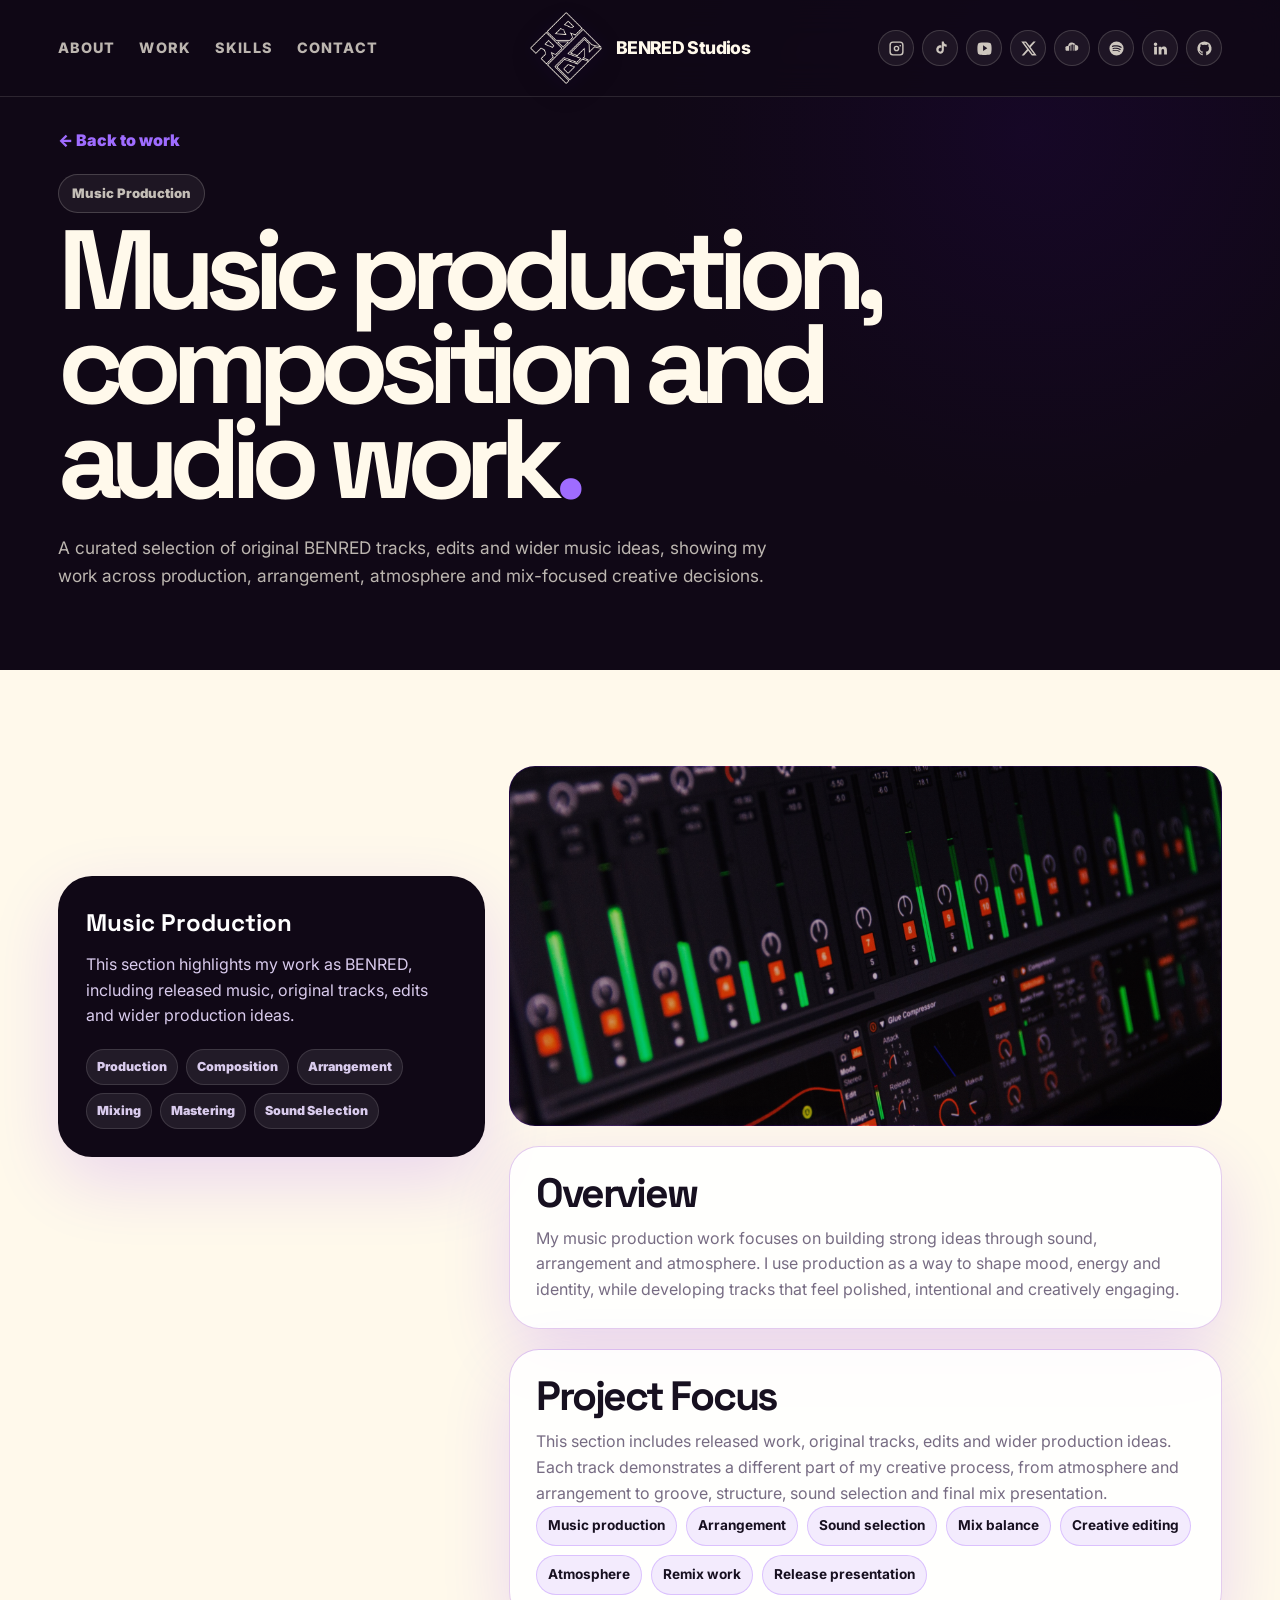
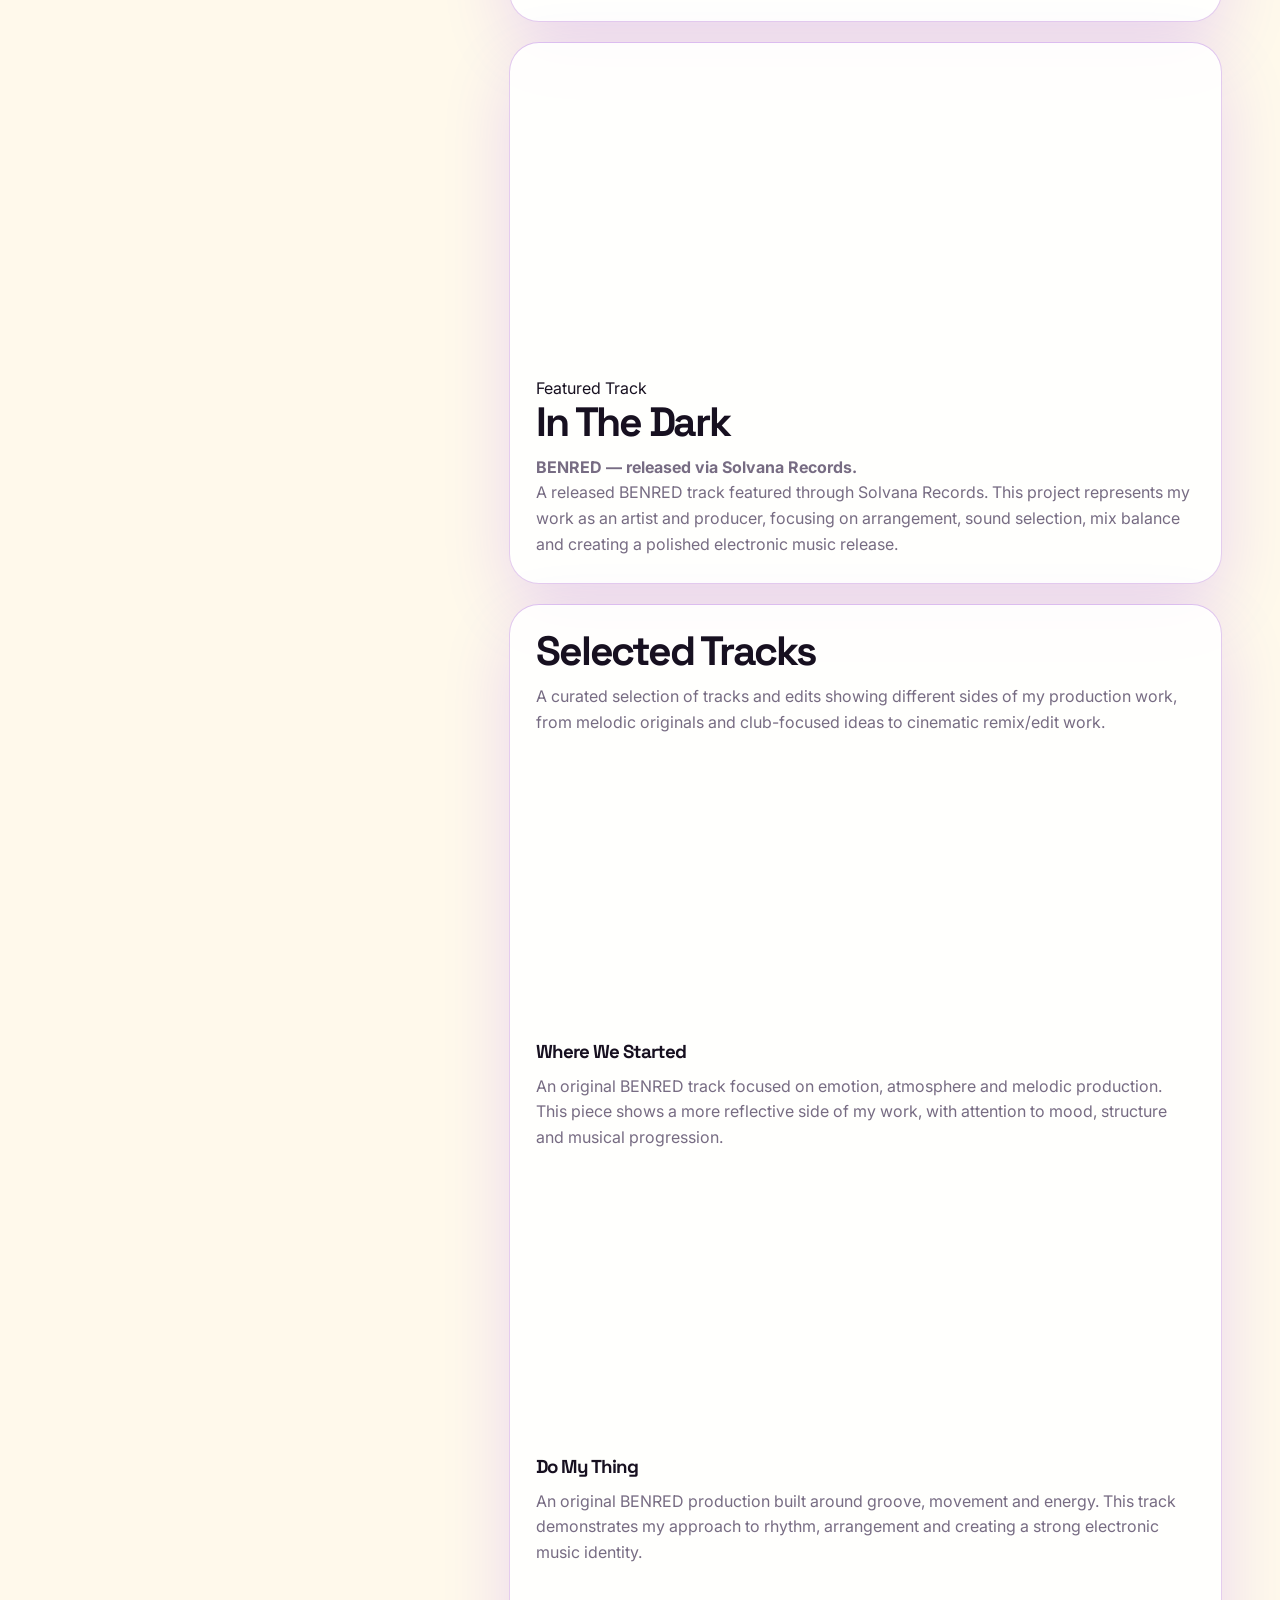
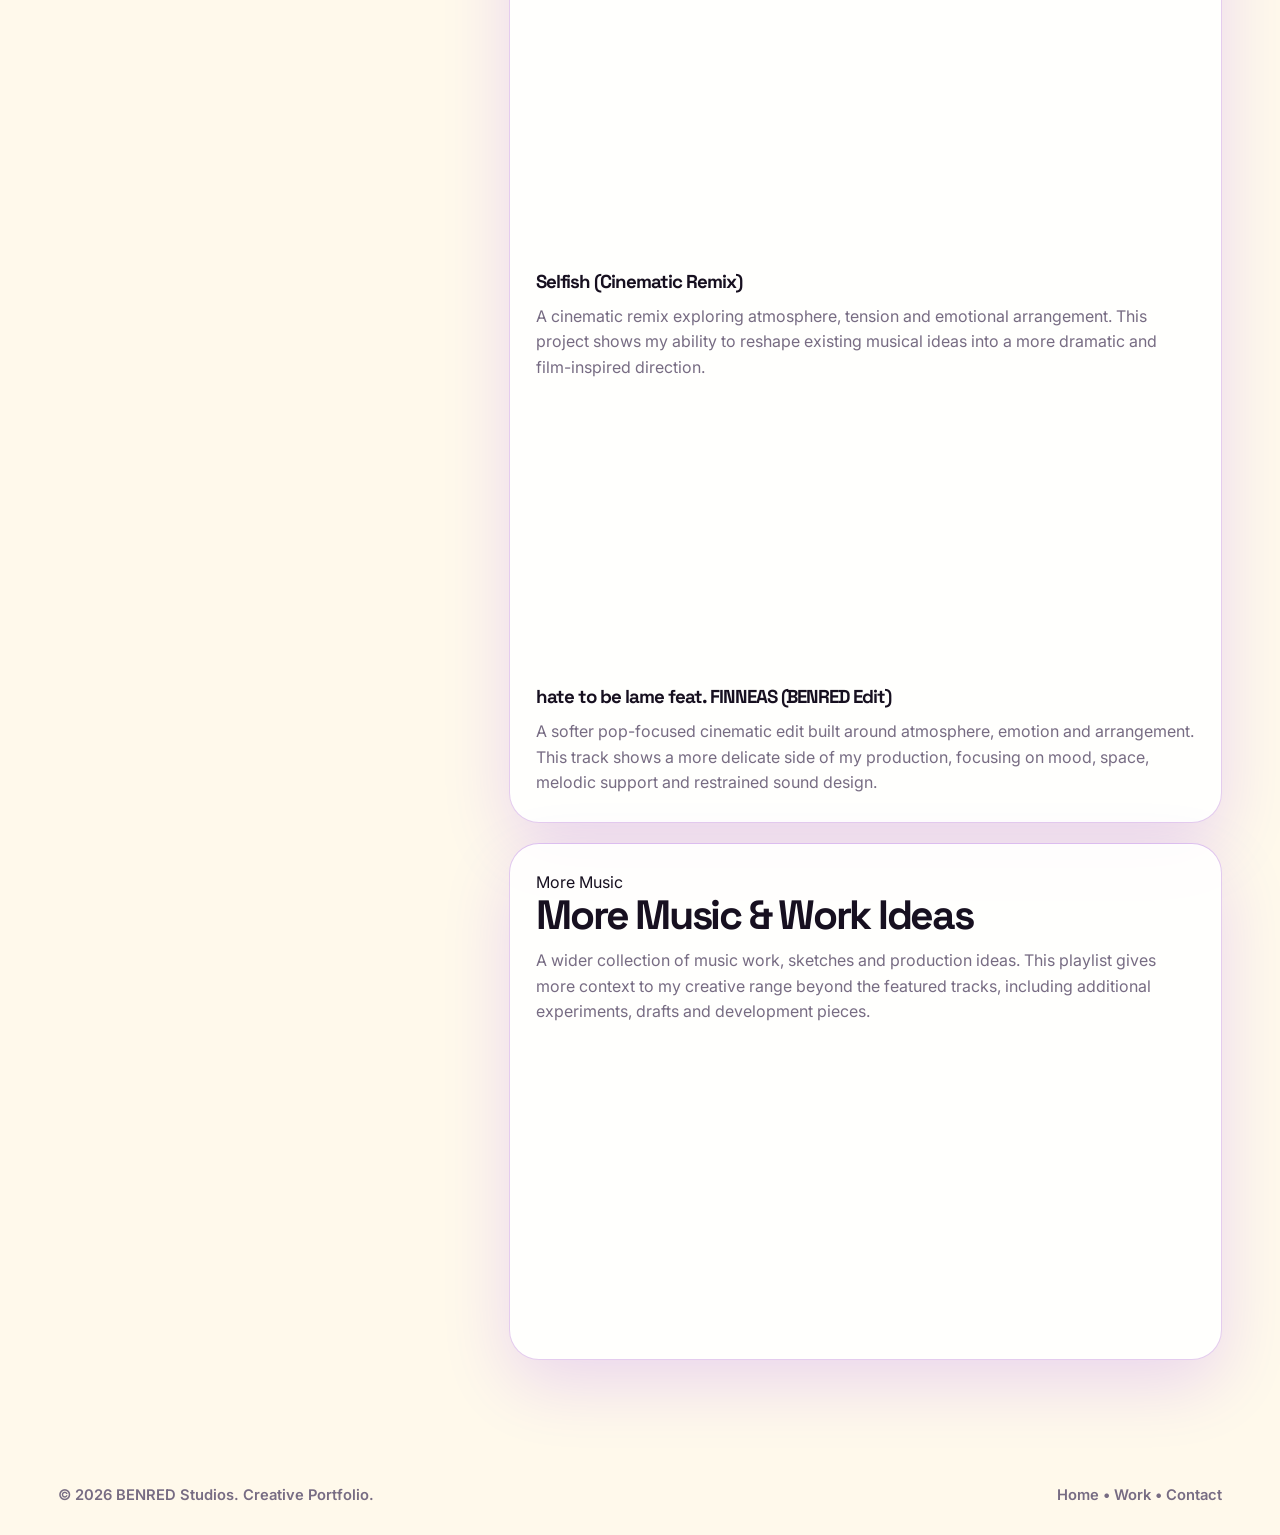
<file: music.html>
<!DOCTYPE html>
<html lang="en">
<head>
  <meta charset="UTF-8" />
  <meta name="viewport" content="width=device-width, initial-scale=1.0" />
  <title>Music Production | BENRED Studios</title>
  <link rel="preconnect" href="https://fonts.googleapis.com">
  <link rel="preconnect" href="https://fonts.gstatic.com" crossorigin>
  <link href="https://fonts.googleapis.com/css2?family=Space+Grotesk:wght@400;500;600;700&family=Inter:wght@300;400;500;600;700&display=swap" rel="stylesheet">
  <link rel="stylesheet" href="style.css">
</head>
<body>
<nav>
    <div class="container nav-inner">
      <div class="nav-links">
        <a href="index.html#about">About</a>
        <a href="index.html#work">Work</a>
        <a href="index.html#skills">Skills</a>
        <a href="index.html#contact">Contact</a>
      </div>

      <a href="index.html" class="logo-box">
        <img src="assets/benred-logo-transparent.png" alt="BENRED Studios logo" class="logo-img">
        <span>BENRED Studios</span>
      </a>

      <div class="social-links" aria-label="Social media links">
        <a href="https://www.instagram.com/musicbybenred/" class="social-link" aria-label="Instagram" target="_blank" rel="noopener noreferrer">
          <svg viewBox="0 0 24 24" aria-hidden="true"><path d="M7 2h10a5 5 0 0 1 5 5v10a5 5 0 0 1-5 5H7a5 5 0 0 1-5-5V7a5 5 0 0 1 5-5Zm0 2a3 3 0 0 0-3 3v10a3 3 0 0 0 3 3h10a3 3 0 0 0 3-3V7a3 3 0 0 0-3-3H7Zm5 4a4 4 0 1 1 0 8 4 4 0 0 1 0-8Zm0 2a2 2 0 1 0 0 4 2 2 0 0 0 0-4Zm5.25-3.1a1.15 1.15 0 1 1 0 2.3 1.15 1.15 0 0 1 0-2.3Z"/></svg>
        </a>

        <a href="https://www.tiktok.com/@music_by_benred" class="social-link" aria-label="TikTok" target="_blank" rel="noopener noreferrer">
          <svg viewBox="0 0 24 24" aria-hidden="true"><path d="M16.6 2c.3 2.5 1.7 4.1 4.1 4.3v3.1c-1.4.1-2.7-.3-4-1.1v5.9c0 5-5.5 6.6-8.8 3.6-2.1-1.9-2.6-5.2-1-7.6 1.5-2.3 4.2-3.1 6.3-2.4v3.3c-.4-.1-.8-.2-1.2-.2-2.7 0-3.8 3.6-1.4 5.1 1.6 1 3.2-.1 3.2-2.2V2h2.8Z"/></svg>
        </a>

        <a href="https://www.youtube.com/@MusicByBENRED" class="social-link" aria-label="YouTube" target="_blank" rel="noopener noreferrer">
          <svg viewBox="0 0 24 24" aria-hidden="true"><path d="M21.6 7.2s-.2-1.7-.9-2.4c-.9-.9-1.9-.9-2.3-1C15.1 3.5 12 3.5 12 3.5s-3.1 0-6.4.3c-.5.1-1.5.1-2.3 1-.7.7-.9 2.4-.9 2.4S2 9.2 2 11.3v1.9c0 2.1.4 4.1.4 4.1s.2 1.7.9 2.4c.9.9 2.1.9 2.6 1 1.9.2 6.1.3 6.1.3s3.1 0 6.4-.3c.5-.1 1.5-.1 2.3-1 .7-.7.9-2.4.9-2.4s.4-2 .4-4.1v-1.9c0-2.1-.4-4.1-.4-4.1ZM10 15.5v-8l6 4-6 4Z"/></svg>
        </a>

        <a href="https://x.com/Musicbybenred" class="social-link" aria-label="X" target="_blank" rel="noopener noreferrer">
          <svg viewBox="0 0 24 24" aria-hidden="true"><path d="M18.9 2h3.3l-7.2 8.2L23.5 22h-6.7l-5.2-6.8L5.6 22H2.3l7.7-8.8L1.8 2h6.8l4.7 6.2L18.9 2Zm-1.2 17.9h1.8L7.6 4H5.7l12 15.9Z"/></svg>
        </a>

        <a href="https://soundcloud.com/b3n_r3d?utm_source=clipboard&utm_medium=text&utm_campaign=social_sharing" class="social-link" aria-label="SoundCloud" target="_blank" rel="noopener noreferrer">
          <svg viewBox="0 0 24 24" aria-hidden="true"><path d="M3.2 12.4c-.7 0-1.2.6-1.2 1.3s.5 1.3 1.2 1.3h12.9a3.9 3.9 0 0 0 .4-7.8 5.5 5.5 0 0 0-10.7 1.3v.4c-.4-.2-.8-.3-1.3-.3-1.5 0-2.7 1.2-2.7 2.7 0 .4.1.8.3 1.1h1.1Zm4.1-3.7c0-.4.3-.7.7-.7s.7.3.7.7v6.3H7.3V8.7Zm2.1-1.5c0-.4.3-.7.7-.7s.7.3.7.7V15H9.4V7.2Zm2.1-.4c0-.4.3-.7.7-.7s.7.3.7.7V15h-1.4V6.8Zm2.1.4c0-.4.3-.7.7-.7s.7.3.7.7V15h-1.4V7.2Z"/></svg>
        </a>

        <a href="https://open.spotify.com/artist/3VqBXqQB1fTboRmu8oa4OT?si=B2igWsYeTDmqQR4vWqUdJQ" class="social-link" aria-label="Spotify" target="_blank" rel="noopener noreferrer">
          <svg viewBox="0 0 24 24" aria-hidden="true"><path d="M12 2a10 10 0 1 0 0 20 10 10 0 0 0 0-20Zm4.6 14.4c-.2.3-.5.4-.8.2-2.3-1.4-5.2-1.7-8.7-.9-.3.1-.6-.1-.7-.4-.1-.3.1-.6.4-.7 3.8-.9 7-.5 9.6 1.1.3.2.4.5.2.7Zm1.2-2.7c-.2.4-.6.5-1 .3-2.6-1.6-6.5-2-9.6-1.1-.4.1-.8-.1-.9-.5-.1-.4.1-.8.5-.9 3.5-1 7.9-.6 10.9 1.2.3.2.5.7.1 1Zm.1-2.8C14.8 9 9.6 8.8 6.6 9.8c-.5.1-1-.1-1.1-.6-.1-.5.1-1 .6-1.1 3.5-1 9.1-.8 12.8 1.4.4.2.6.8.3 1.2-.2.4-.8.6-1.3.2Z"/></svg>
        </a>

        <a href="https://www.linkedin.com/in/ben-redmond-706090249" class="social-link" aria-label="LinkedIn" target="_blank" rel="noopener noreferrer">
          <svg viewBox="0 0 24 24" aria-hidden="true"><path d="M4.98 3.5a2.5 2.5 0 1 1 0 5.001 2.5 2.5 0 0 1 0-5ZM3 9.5h4v11H3v-11Zm6.2 0H13v1.5h.1c.5-.9 1.7-1.8 3.5-1.8 3.8 0 4.5 2.5 4.5 5.7v5.6h-4v-5c0-1.2 0-2.8-1.7-2.8s-2 1.3-2 2.7v5.1h-4v-11Z"/></svg>
        </a>

        <a href="https://github.com/BENRED10" class="social-link" aria-label="GitHub" target="_blank" rel="noopener noreferrer">
          <svg viewBox="0 0 24 24" aria-hidden="true"><path d="M12 2a10 10 0 0 0-3.2 19.5c.5.1.7-.2.7-.5v-1.8c-2.9.6-3.5-1.2-3.5-1.2-.5-1.2-1.1-1.5-1.1-1.5-.9-.6.1-.6.1-.6 1 .1 1.6 1.1 1.6 1.1.9 1.6 2.4 1.1 3 .8.1-.7.4-1.1.7-1.3-2.3-.3-4.7-1.2-4.7-5A3.9 3.9 0 0 1 6.6 8.8c-.1-.3-.5-1.3.1-2.7 0 0 .9-.3 2.8 1.1a9.7 9.7 0 0 1 5 0c1.9-1.4 2.8-1.1 2.8-1.1.6 1.4.2 2.4.1 2.7a3.9 3.9 0 0 1 1 2.7c0 3.9-2.4 4.7-4.7 5 .4.3.7 1 .7 2v2.5c0 .3.2.6.7.5A10 10 0 0 0 12 2Z"/></svg>
        </a>
      </div>

    </div>
  </nav>

  <main class="music-production-page">
    <header class="page-hero">
      <div class="container">
        <a href="index.html#work" class="back-link">← Back to work</a>
        <div class="kicker">Music Production</div>
        <h1>Music production, composition and audio work<em>.</em></h1>
        <p>A curated selection of original BENRED tracks, edits and wider music ideas, showing my work across production, arrangement, atmosphere and mix-focused creative decisions.</p>
      </div>
    </header>

    <section>
      <div class="container page-layout">
        <aside class="project-sidebar">
          <h2>Music Production</h2>
          <p>This section highlights my work as BENRED, including released music, original tracks, edits and wider production ideas.</p>
          <div class="tags">
            <span class="tag">Production</span>
            <span class="tag">Composition</span>
            <span class="tag">Arrangement</span>
            <span class="tag">Mixing</span>
            <span class="tag">Mastering</span>
            <span class="tag">Sound Selection</span>
          </div>
        </aside>

        <div class="detail-stack">
          <div class="placeholder-image music-page-image"></div>

          <article class="detail-card">
            <h2>Overview</h2>
            <p>My music production work focuses on building strong ideas through sound, arrangement and atmosphere. I use production as a way to shape mood, energy and identity, while developing tracks that feel polished, intentional and creatively engaging.</p>
          </article>

          <article class="detail-card">
            <h2>Project Focus</h2>
            <p>This section includes released work, original tracks, edits and wider production ideas. Each track demonstrates a different part of my creative process, from atmosphere and arrangement to groove, structure, sound selection and final mix presentation.</p>
            <div class="skill-list music-skill-list">
              <span class="skill">Music production</span>
              <span class="skill">Arrangement</span>
              <span class="skill">Sound selection</span>
              <span class="skill">Mix balance</span>
              <span class="skill">Creative editing</span>
              <span class="skill">Atmosphere</span>
              <span class="skill">Remix work</span>
              <span class="skill">Release presentation</span>
            </div>
          </article>

          <article class="detail-card featured-track-card">
            <div class="soundcloud-embed featured-soundcloud">
              <iframe width="100%" height="300" scrolling="no" frameborder="no" allow="autoplay; encrypted-media" src="https://w.soundcloud.com/player/?url=https%3A//api.soundcloud.com/tracks/soundcloud%253Atracks%253A2197646419&color=%236800FF&auto_play=false&hide_related=false&show_comments=true&show_user=true&show_reposts=false&show_teaser=true&visual=true"></iframe>
            </div>
            <div class="featured-track-copy">
              <span class="music-eyebrow">Featured Track</span>
              <h2>In The Dark</h2>
              <p><strong>BENRED — released via Solvana Records.</strong></p>
              <p>A released BENRED track featured through Solvana Records. This project represents my work as an artist and producer, focusing on arrangement, sound selection, mix balance and creating a polished electronic music release.</p>
            </div>
          </article>

          <article class="detail-card">
            <h2>Selected Tracks</h2>
            <p>A curated selection of tracks and edits showing different sides of my production work, from melodic originals and club-focused ideas to cinematic remix/edit work.</p>

            <div class="track-gallery">
              <article class="track-piece">
                <div class="soundcloud-embed"><iframe width="100%" height="300" scrolling="no" frameborder="no" allow="autoplay; encrypted-media" src="https://w.soundcloud.com/player/?url=https%3A//api.soundcloud.com/tracks/soundcloud%3Atracks%3A2151026859%3Fsecret_token%3Ds-XXVee0qBTfj&color=%236800FF&auto_play=false&hide_related=false&show_comments=true&show_user=true&show_reposts=false&show_teaser=true&visual=true"></iframe></div>
                <div class="track-piece-copy">
                  <h3>Where We Started</h3>
                  <p>An original BENRED track focused on emotion, atmosphere and melodic production. This piece shows a more reflective side of my work, with attention to mood, structure and musical progression.</p>
                </div>
              </article>

              <article class="track-piece">
                <div class="soundcloud-embed"><iframe width="100%" height="300" scrolling="no" frameborder="no" allow="autoplay; encrypted-media" src="https://w.soundcloud.com/player/?url=https%3A//api.soundcloud.com/tracks/soundcloud%3Atracks%3A2042603052%3Fsecret_token%3Ds-wJD25kw7vN1&color=%236800FF&auto_play=false&hide_related=false&show_comments=true&show_user=true&show_reposts=false&show_teaser=true&visual=true"></iframe></div>
                <div class="track-piece-copy">
                  <h3>Do My Thing</h3>
                  <p>An original BENRED production built around groove, movement and energy. This track demonstrates my approach to rhythm, arrangement and creating a strong electronic music identity.</p>
                </div>
              </article>

              <article class="track-piece">
                <div class="soundcloud-embed"><iframe width="100%" height="300" scrolling="no" frameborder="no" allow="autoplay; encrypted-media" src="https://w.soundcloud.com/player/?url=https%3A//api.soundcloud.com/tracks/soundcloud%3Atracks%3A1525924102%3Fsecret_token%3Ds-KhpAUsLhuwo&color=%236800FF&auto_play=false&hide_related=false&show_comments=true&show_user=true&show_reposts=false&show_teaser=true&visual=true"></iframe></div>
                <div class="track-piece-copy">
                  <h3>Selfish (Cinematic Remix)</h3>
                  <p>A cinematic remix exploring atmosphere, tension and emotional arrangement. This project shows my ability to reshape existing musical ideas into a more dramatic and film-inspired direction.</p>
                </div>
              </article>

              <article class="track-piece">
                <div class="soundcloud-embed"><iframe width="100%" height="300" scrolling="no" frameborder="no" allow="autoplay; encrypted-media" src="https://w.soundcloud.com/player/?url=https%3A//api.soundcloud.com/tracks/soundcloud%3Atracks%3A1967075039%3Fsecret_token%3Ds-QJ6s4SMtmXI&color=%236800FF&auto_play=false&hide_related=false&show_comments=true&show_user=true&show_reposts=false&show_teaser=true&visual=true"></iframe></div>
                <div class="track-piece-copy">
                  <h3>hate to be lame feat. FINNEAS (BENRED Edit)</h3>
                  <p>A softer pop-focused cinematic edit built around atmosphere, emotion and arrangement. This track shows a more delicate side of my production, focusing on mood, space, melodic support and restrained sound design.</p>
                </div>
              </article>
            </div>
          </article>

          <article class="detail-card music-playlist-card">
            <div class="playlist-copy">
              <span class="music-eyebrow">More Music</span>
              <h2>More Music &amp; Work Ideas</h2>
              <p>A wider collection of music work, sketches and production ideas. This playlist gives more context to my creative range beyond the featured tracks, including additional experiments, drafts and development pieces.</p>
            </div>
            <div class="soundcloud-embed playlist-embed">
              <iframe width="100%" height="300" scrolling="no" frameborder="no" allow="autoplay; encrypted-media" src="https://w.soundcloud.com/player/?url=https%3A//api.soundcloud.com/playlists/soundcloud%3Aplaylists%3A2240817431%3Fsecret_token%3Ds-uR8qrkfy0Qc&color=%236800FF&auto_play=false&hide_related=false&show_comments=true&show_user=true&show_reposts=false&show_teaser=true&visual=true"></iframe>
            </div>
          </article>
        </div>
      </div>
    </section>
  </main>

<footer><div class="container footer-inner"><p>© 2026 BENRED Studios. Creative Portfolio.</p><p><a href="index.html">Home</a> • <a href="index.html#work">Work</a> • <a href="index.html#contact">Contact</a></p></div></footer>
</body>
</html>
</file>
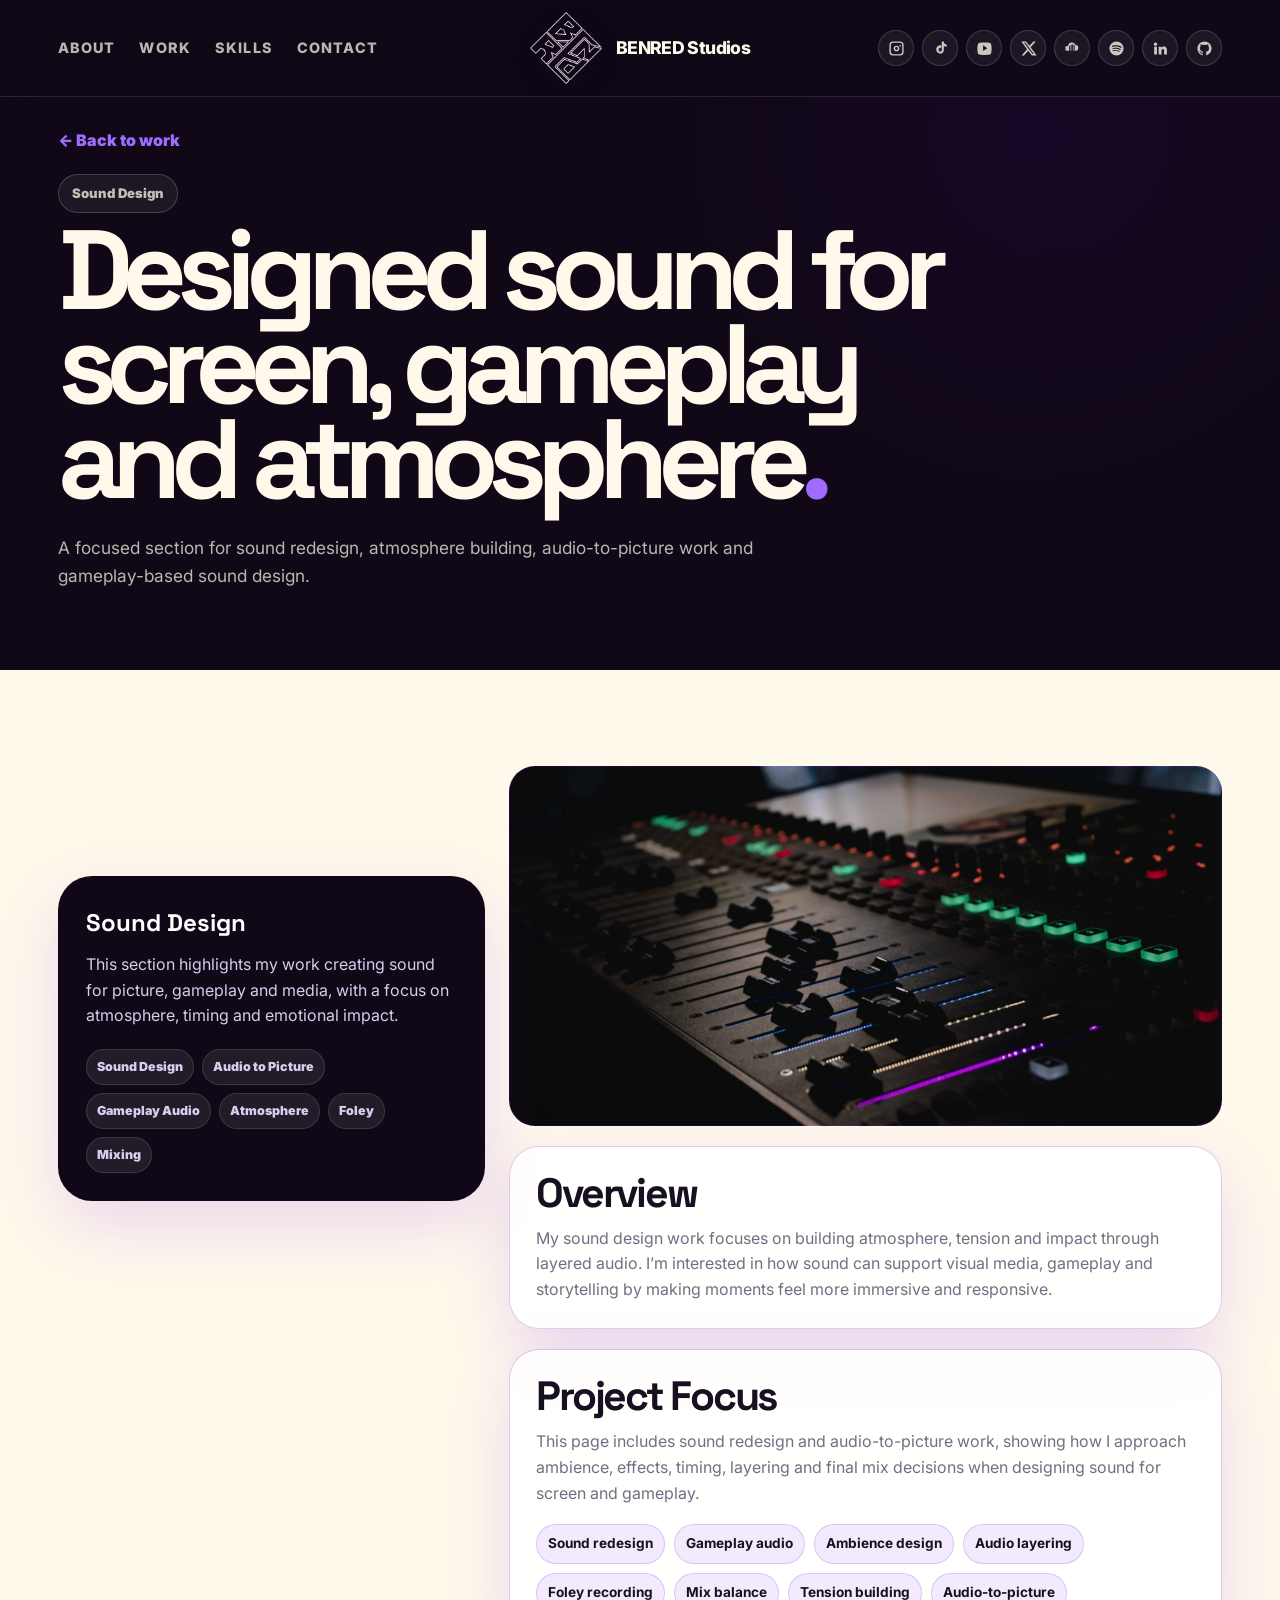
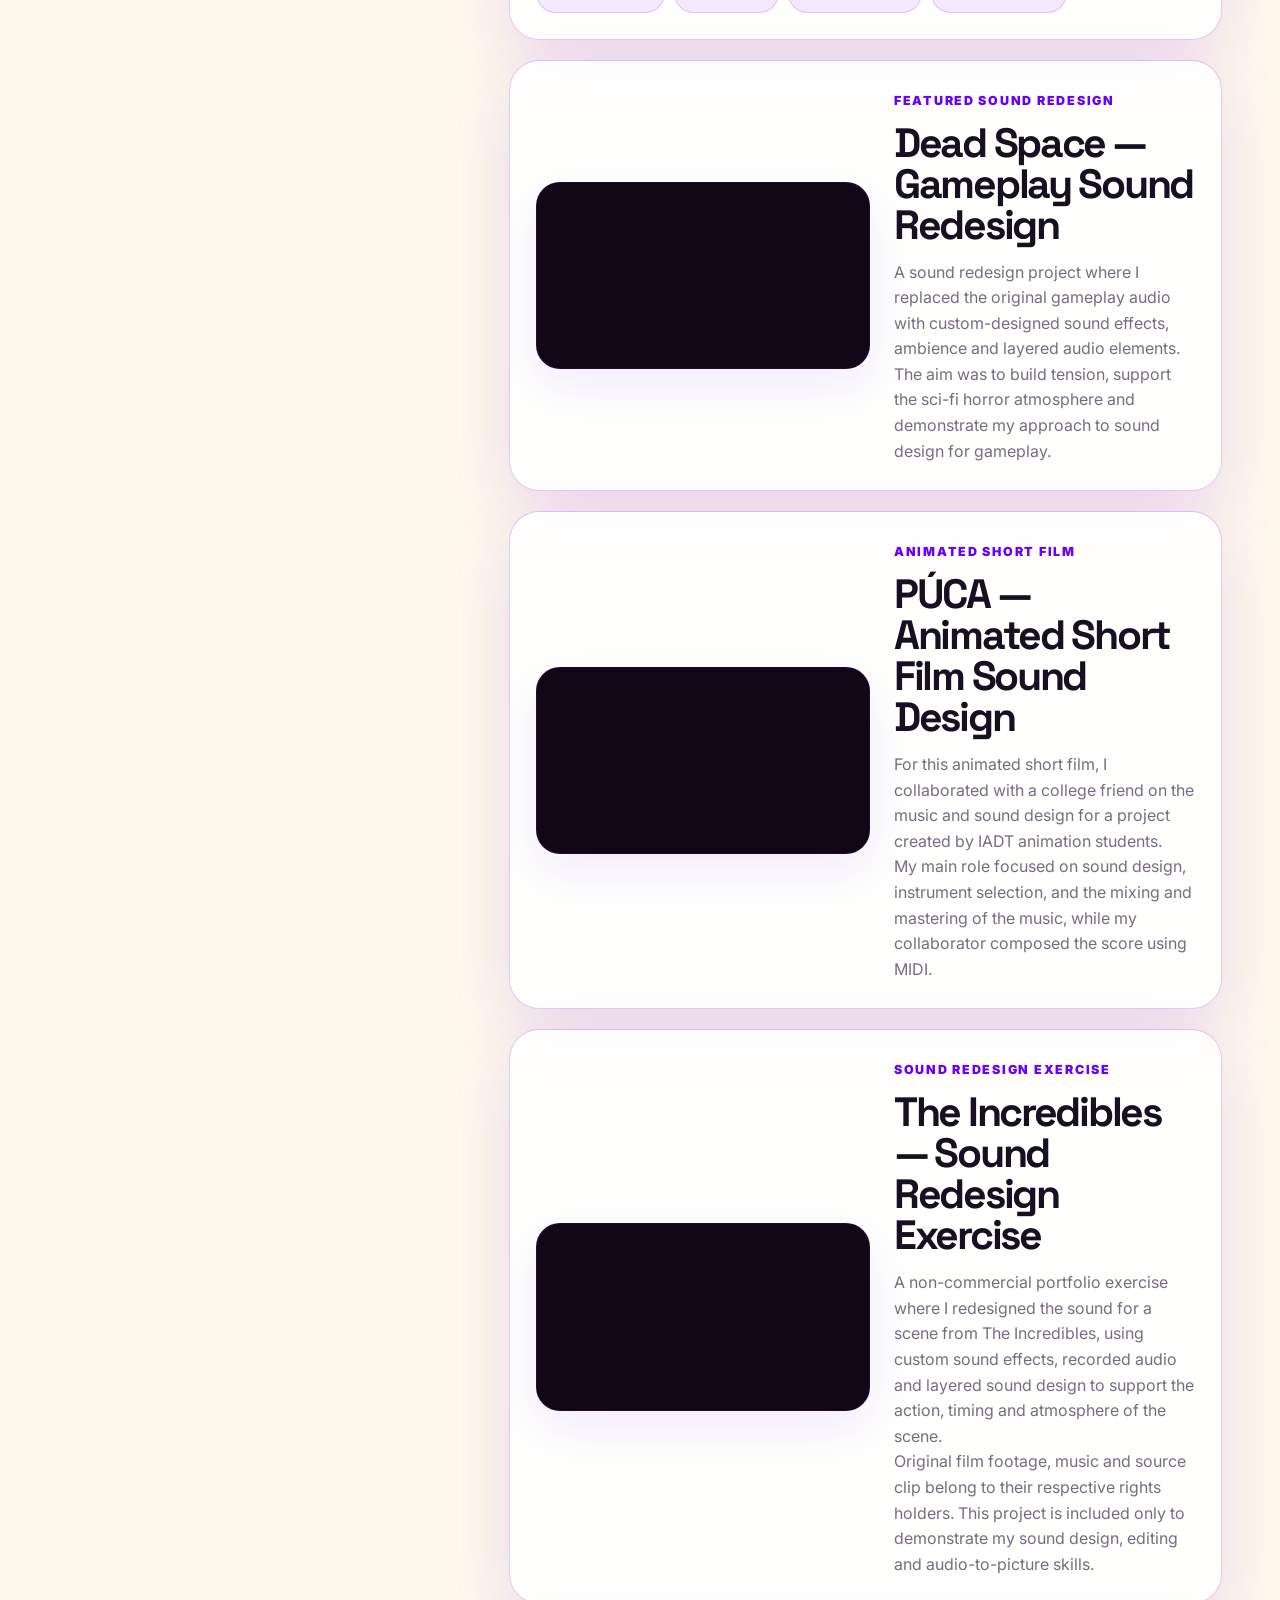
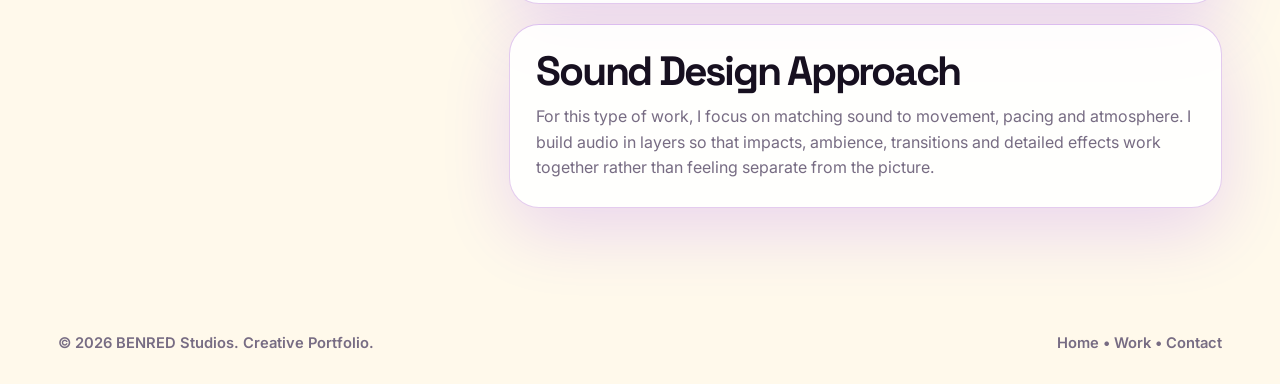
<file: sound-design.html>
<!DOCTYPE html>
<html lang="en">
<head>
  <title>Sound Design | BENRED Studios</title>
  <meta charset="UTF-8" />
  <meta name="viewport" content="width=device-width, initial-scale=1.0" />
  <link rel="preconnect" href="https://fonts.googleapis.com">
  <link rel="preconnect" href="https://fonts.gstatic.com" crossorigin>
  <link href="https://fonts.googleapis.com/css2?family=Space+Grotesk:wght@400;500;600;700&family=Inter:wght@300;400;500;600;700&display=swap" rel="stylesheet">
  <link rel="stylesheet" href="style.css">
</head>

<body>
<nav>
    <div class="container nav-inner">
      <div class="nav-links">
        <a href="index.html#about">About</a>
        <a href="index.html#work">Work</a>
        <a href="index.html#skills">Skills</a>
        <a href="index.html#contact">Contact</a>
      </div>

      <a href="index.html" class="logo-box">
        <img src="assets/benred-logo-transparent.png" alt="BENRED Studios logo" class="logo-img">
        <span>BENRED Studios</span>
      </a>

      <div class="social-links" aria-label="Social media links">
        <a href="https://www.instagram.com/musicbybenred/" class="social-link" aria-label="Instagram" target="_blank" rel="noopener noreferrer">
          <svg viewBox="0 0 24 24" aria-hidden="true"><path d="M7 2h10a5 5 0 0 1 5 5v10a5 5 0 0 1-5 5H7a5 5 0 0 1-5-5V7a5 5 0 0 1 5-5Zm0 2a3 3 0 0 0-3 3v10a3 3 0 0 0 3 3h10a3 3 0 0 0 3-3V7a3 3 0 0 0-3-3H7Zm5 4a4 4 0 1 1 0 8 4 4 0 0 1 0-8Zm0 2a2 2 0 1 0 0 4 2 2 0 0 0 0-4Zm5.25-3.1a1.15 1.15 0 1 1 0 2.3 1.15 1.15 0 0 1 0-2.3Z"/></svg>
        </a>

        <a href="https://www.tiktok.com/@music_by_benred" class="social-link" aria-label="TikTok" target="_blank" rel="noopener noreferrer">
          <svg viewBox="0 0 24 24" aria-hidden="true"><path d="M16.6 2c.3 2.5 1.7 4.1 4.1 4.3v3.1c-1.4.1-2.7-.3-4-1.1v5.9c0 5-5.5 6.6-8.8 3.6-2.1-1.9-2.6-5.2-1-7.6 1.5-2.3 4.2-3.1 6.3-2.4v3.3c-.4-.1-.8-.2-1.2-.2-2.7 0-3.8 3.6-1.4 5.1 1.6 1 3.2-.1 3.2-2.2V2h2.8Z"/></svg>
        </a>

        <a href="https://www.youtube.com/@MusicByBENRED" class="social-link" aria-label="YouTube" target="_blank" rel="noopener noreferrer">
          <svg viewBox="0 0 24 24" aria-hidden="true"><path d="M21.6 7.2s-.2-1.7-.9-2.4c-.9-.9-1.9-.9-2.3-1C15.1 3.5 12 3.5 12 3.5s-3.1 0-6.4.3c-.5.1-1.5.1-2.3 1-.7.7-.9 2.4-.9 2.4S2 9.2 2 11.3v1.9c0 2.1.4 4.1.4 4.1s.2 1.7.9 2.4c.9.9 2.1.9 2.6 1 1.9.2 6.1.3 6.1.3s3.1 0 6.4-.3c.5-.1 1.5-.1 2.3-1 .7-.7.9-2.4.9-2.4s.4-2 .4-4.1v-1.9c0-2.1-.4-4.1-.4-4.1ZM10 15.5v-8l6 4-6 4Z"/></svg>
        </a>

        <a href="https://x.com/Musicbybenred" class="social-link" aria-label="X" target="_blank" rel="noopener noreferrer">
          <svg viewBox="0 0 24 24" aria-hidden="true"><path d="M18.9 2h3.3l-7.2 8.2L23.5 22h-6.7l-5.2-6.8L5.6 22H2.3l7.7-8.8L1.8 2h6.8l4.7 6.2L18.9 2Zm-1.2 17.9h1.8L7.6 4H5.7l12 15.9Z"/></svg>
        </a>

        <a href="https://soundcloud.com/b3n_r3d?utm_source=clipboard&utm_medium=text&utm_campaign=social_sharing" class="social-link" aria-label="SoundCloud" target="_blank" rel="noopener noreferrer">
          <svg viewBox="0 0 24 24" aria-hidden="true"><path d="M3.2 12.4c-.7 0-1.2.6-1.2 1.3s.5 1.3 1.2 1.3h12.9a3.9 3.9 0 0 0 .4-7.8 5.5 5.5 0 0 0-10.7 1.3v.4c-.4-.2-.8-.3-1.3-.3-1.5 0-2.7 1.2-2.7 2.7 0 .4.1.8.3 1.1h1.1Zm4.1-3.7c0-.4.3-.7.7-.7s.7.3.7.7v6.3H7.3V8.7Zm2.1-1.5c0-.4.3-.7.7-.7s.7.3.7.7V15H9.4V7.2Zm2.1-.4c0-.4.3-.7.7-.7s.7.3.7.7V15h-1.4V6.8Zm2.1.4c0-.4.3-.7.7-.7s.7.3.7.7V15h-1.4V7.2Z"/></svg>
        </a>

        <a href="https://open.spotify.com/artist/3VqBXqQB1fTboRmu8oa4OT?si=B2igWsYeTDmqQR4vWqUdJQ" class="social-link" aria-label="Spotify" target="_blank" rel="noopener noreferrer">
          <svg viewBox="0 0 24 24" aria-hidden="true"><path d="M12 2a10 10 0 1 0 0 20 10 10 0 0 0 0-20Zm4.6 14.4c-.2.3-.5.4-.8.2-2.3-1.4-5.2-1.7-8.7-.9-.3.1-.6-.1-.7-.4-.1-.3.1-.6.4-.7 3.8-.9 7-.5 9.6 1.1.3.2.4.5.2.7Zm1.2-2.7c-.2.4-.6.5-1 .3-2.6-1.6-6.5-2-9.6-1.1-.4.1-.8-.1-.9-.5-.1-.4.1-.8.5-.9 3.5-1 7.9-.6 10.9 1.2.3.2.5.7.1 1Zm.1-2.8C14.8 9 9.6 8.8 6.6 9.8c-.5.1-1-.1-1.1-.6-.1-.5.1-1 .6-1.1 3.5-1 9.1-.8 12.8 1.4.4.2.6.8.3 1.2-.2.4-.8.6-1.3.2Z"/></svg>
        </a>

        <a href="https://www.linkedin.com/in/ben-redmond-706090249" class="social-link" aria-label="LinkedIn" target="_blank" rel="noopener noreferrer">
          <svg viewBox="0 0 24 24" aria-hidden="true"><path d="M4.98 3.5a2.5 2.5 0 1 1 0 5.001 2.5 2.5 0 0 1 0-5ZM3 9.5h4v11H3v-11Zm6.2 0H13v1.5h.1c.5-.9 1.7-1.8 3.5-1.8 3.8 0 4.5 2.5 4.5 5.7v5.6h-4v-5c0-1.2 0-2.8-1.7-2.8s-2 1.3-2 2.7v5.1h-4v-11Z"/></svg>
        </a>

        <a href="https://github.com/BENRED10" class="social-link" aria-label="GitHub" target="_blank" rel="noopener noreferrer">
          <svg viewBox="0 0 24 24" aria-hidden="true"><path d="M12 2a10 10 0 0 0-3.2 19.5c.5.1.7-.2.7-.5v-1.8c-2.9.6-3.5-1.2-3.5-1.2-.5-1.2-1.1-1.5-1.1-1.5-.9-.6.1-.6.1-.6 1 .1 1.6 1.1 1.6 1.1.9 1.6 2.4 1.1 3 .8.1-.7.4-1.1.7-1.3-2.3-.3-4.7-1.2-4.7-5A3.9 3.9 0 0 1 6.6 8.8c-.1-.3-.5-1.3.1-2.7 0 0 .9-.3 2.8 1.1a9.7 9.7 0 0 1 5 0c1.9-1.4 2.8-1.1 2.8-1.1.6 1.4.2 2.4.1 2.7a3.9 3.9 0 0 1 1 2.7c0 3.9-2.4 4.7-4.7 5 .4.3.7 1 .7 2v2.5c0 .3.2.6.7.5A10 10 0 0 0 12 2Z"/></svg>
        </a>
      </div>

    </div>
  </nav>

  <main class="sound-design-page">
    <header class="page-hero">
      <div class="container">
        <a href="index.html#work" class="back-link">← Back to work</a>
        <div class="kicker">Sound Design</div>
        <h1>Designed sound for screen, gameplay and atmosphere<em>.</em></h1>
        <p>A focused section for sound redesign, atmosphere building, audio-to-picture work and gameplay-based sound design.</p>
      </div>
    </header>

    <section>
      <div class="container page-layout">
        <aside class="project-sidebar">
          <h2>Sound Design</h2>
          <p>This section highlights my work creating sound for picture, gameplay and media, with a focus on atmosphere, timing and emotional impact.</p>

          <div class="tags">
            <span class="tag">Sound Design</span>
            <span class="tag">Audio to Picture</span>
            <span class="tag">Gameplay Audio</span>
            <span class="tag">Atmosphere</span>
            <span class="tag">Foley</span>
            <span class="tag">Mixing</span>
          </div>
        </aside>

        <div class="detail-stack">
          <div class="placeholder-image sound-page-image"></div>

          <article class="detail-card">
            <h2>Overview</h2>
            <p>My sound design work focuses on building atmosphere, tension and impact through layered audio. I’m interested in how sound can support visual media, gameplay and storytelling by making moments feel more immersive and responsive.</p>
          </article>

          <article class="detail-card">
            <h2>Project Focus</h2>
            <p>This page includes sound redesign and audio-to-picture work, showing how I approach ambience, effects, timing, layering and final mix decisions when designing sound for screen and gameplay.</p>

            <div class="skill-list sound-skill-list">
              <span class="skill">Sound redesign</span>
              <span class="skill">Gameplay audio</span>
              <span class="skill">Ambience design</span>
              <span class="skill">Audio layering</span>
              <span class="skill">Foley recording</span>
              <span class="skill">Mix balance</span>
              <span class="skill">Tension building</span>
              <span class="skill">Audio-to-picture</span>
            </div>
          </article>

          <article class="detail-card featured-sound-card">
            <div class="youtube-embed featured-sound-video">
              <iframe src="https://www.youtube.com/embed/uAtVU4EB8dg?si=A8udG7XntftRqzN9" title="Dead Space Gameplay Sound Redesign" frameborder="0" allow="accelerometer; autoplay; clipboard-write; encrypted-media; gyroscope; picture-in-picture; web-share" referrerpolicy="strict-origin-when-cross-origin" allowfullscreen></iframe>
            </div>

            <div class="featured-sound-copy">
              <span class="sound-eyebrow">Featured Sound Redesign</span>
              <h2>Dead Space — Gameplay Sound Redesign</h2>
              <p>A sound redesign project where I replaced the original gameplay audio with custom-designed sound effects, ambience and layered audio elements.</p>
              <p>The aim was to build tension, support the sci-fi horror atmosphere and demonstrate my approach to sound design for gameplay.</p>
            </div>
          </article>


          <article class="detail-card featured-sound-card puca-sound-card">
            <div class="youtube-embed featured-sound-video">
              <iframe src="https://www.youtube.com/embed/DHdklOWHM5g?si=orQw5CvYHwFmkJdH" title="PÚCA Animated Short Film Sound Design" frameborder="0" allow="accelerometer; autoplay; clipboard-write; encrypted-media; gyroscope; picture-in-picture; web-share" referrerpolicy="strict-origin-when-cross-origin" allowfullscreen></iframe>
            </div>

            <div class="featured-sound-copy">
              <span class="sound-eyebrow">Animated Short Film</span>
              <h2>PÚCA — Animated Short Film Sound Design</h2>
              <p>For this animated short film, I collaborated with a college friend on the music and sound design for a project created by IADT animation students.</p>
              <p>My main role focused on sound design, instrument selection, and the mixing and mastering of the music, while my collaborator composed the score using MIDI.</p>
            </div>
          </article>


          <article class="detail-card featured-sound-card incredibles-sound-card">
            <div class="youtube-embed featured-sound-video">
              <iframe src="https://www.youtube.com/embed/6RKCMFkWf6o?si=LoRutubFDF0c1wYn" title="The Incredibles Sound Redesign Exercise" frameborder="0" allow="accelerometer; autoplay; clipboard-write; encrypted-media; gyroscope; picture-in-picture; web-share" referrerpolicy="strict-origin-when-cross-origin" allowfullscreen></iframe>
            </div>

            <div class="featured-sound-copy">
              <span class="sound-eyebrow">Sound Redesign Exercise</span>
              <h2>The Incredibles — Sound Redesign Exercise</h2>
              <p>A non-commercial portfolio exercise where I redesigned the sound for a scene from The Incredibles, using custom sound effects, recorded audio and layered sound design to support the action, timing and atmosphere of the scene.</p>
              <p>Original film footage, music and source clip belong to their respective rights holders. This project is included only to demonstrate my sound design, editing and audio-to-picture skills.</p>
            </div>
          </article>

          <article class="detail-card">
            <h2>Sound Design Approach</h2>
            <p>For this type of work, I focus on matching sound to movement, pacing and atmosphere. I build audio in layers so that impacts, ambience, transitions and detailed effects work together rather than feeling separate from the picture.</p>
          </article>
        </div>
      </div>
    </section>
  </main>

<footer><div class="container footer-inner"><p>© 2026 BENRED Studios. Creative Portfolio.</p><p><a href="index.html">Home</a> • <a href="index.html#work">Work</a> • <a href="index.html#contact">Contact</a></p></div></footer>
</body>
</html>
</file>
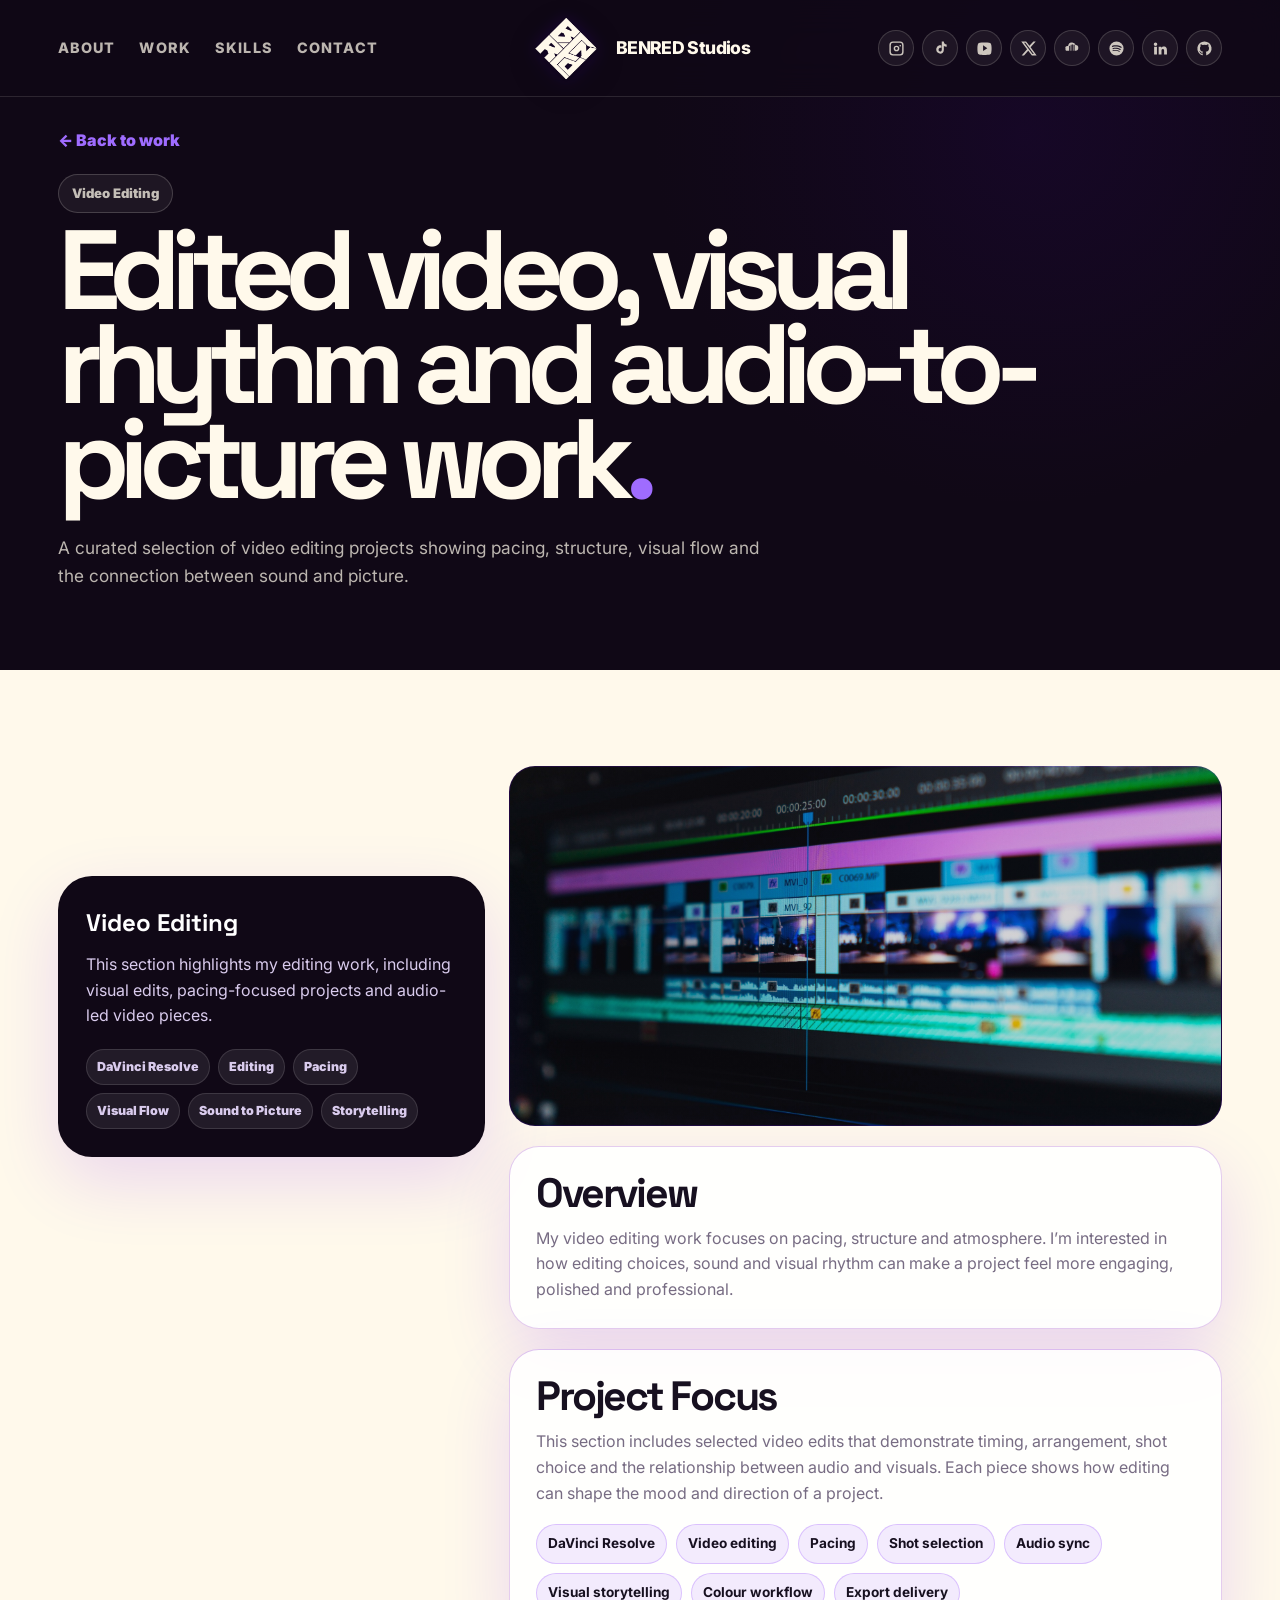
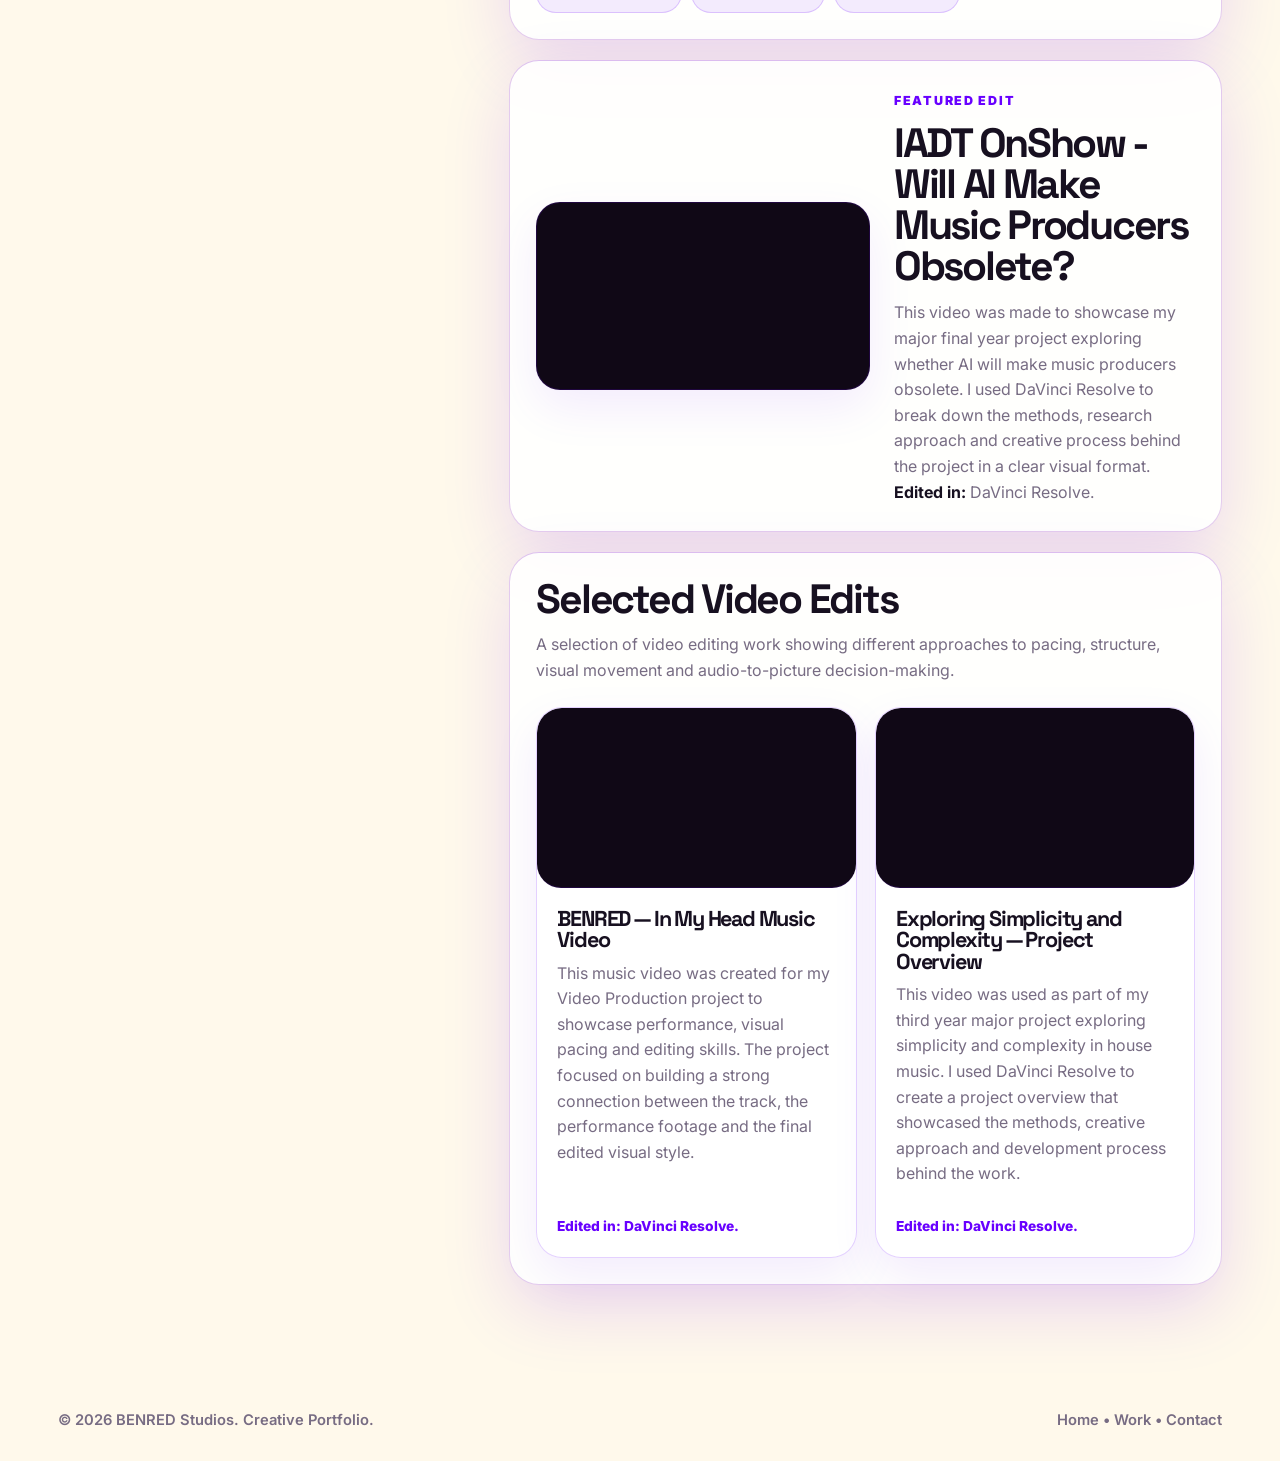
<file: video-editing.html>
<!DOCTYPE html>
<html lang="en">
<head>
  <meta charset="UTF-8" />
  <meta name="viewport" content="width=device-width, initial-scale=1.0" />
  <title>Video Editing | BENRED Studios</title>
  <link rel="preconnect" href="https://fonts.googleapis.com">
  <link rel="preconnect" href="https://fonts.gstatic.com" crossorigin>
  <link href="https://fonts.googleapis.com/css2?family=Space+Grotesk:wght@400;500;600;700&family=Inter:wght@300;400;500;600;700&display=swap" rel="stylesheet">
  <link rel="stylesheet" href="style.css">
</head>
<body>
<nav>
    <div class="container nav-inner">
      <div class="nav-links">
        <a href="index.html#about">About</a>
        <a href="index.html#work">Work</a>
        <a href="index.html#skills">Skills</a>
        <a href="index.html#contact">Contact</a>
      </div>

      <a href="index.html" class="logo-box">
        <img src="assets/graphic-benred-logo-solid-transparent.png" alt="BENRED Studios logo" class="logo-img">
        <span>BENRED Studios</span>
      </a>

      <div class="social-links" aria-label="Social media links">
        <a href="https://www.instagram.com/musicbybenred/" class="social-link" aria-label="Instagram" target="_blank" rel="noopener noreferrer">
          <svg viewBox="0 0 24 24" aria-hidden="true"><path d="M7 2h10a5 5 0 0 1 5 5v10a5 5 0 0 1-5 5H7a5 5 0 0 1-5-5V7a5 5 0 0 1 5-5Zm0 2a3 3 0 0 0-3 3v10a3 3 0 0 0 3 3h10a3 3 0 0 0 3-3V7a3 3 0 0 0-3-3H7Zm5 4a4 4 0 1 1 0 8 4 4 0 0 1 0-8Zm0 2a2 2 0 1 0 0 4 2 2 0 0 0 0-4Zm5.25-3.1a1.15 1.15 0 1 1 0 2.3 1.15 1.15 0 0 1 0-2.3Z"/></svg>
        </a>

        <a href="https://www.tiktok.com/@music_by_benred" class="social-link" aria-label="TikTok" target="_blank" rel="noopener noreferrer">
          <svg viewBox="0 0 24 24" aria-hidden="true"><path d="M16.6 2c.3 2.5 1.7 4.1 4.1 4.3v3.1c-1.4.1-2.7-.3-4-1.1v5.9c0 5-5.5 6.6-8.8 3.6-2.1-1.9-2.6-5.2-1-7.6 1.5-2.3 4.2-3.1 6.3-2.4v3.3c-.4-.1-.8-.2-1.2-.2-2.7 0-3.8 3.6-1.4 5.1 1.6 1 3.2-.1 3.2-2.2V2h2.8Z"/></svg>
        </a>

        <a href="https://www.youtube.com/@MusicByBENRED" class="social-link" aria-label="YouTube" target="_blank" rel="noopener noreferrer">
          <svg viewBox="0 0 24 24" aria-hidden="true"><path d="M21.6 7.2s-.2-1.7-.9-2.4c-.9-.9-1.9-.9-2.3-1C15.1 3.5 12 3.5 12 3.5s-3.1 0-6.4.3c-.5.1-1.5.1-2.3 1-.7.7-.9 2.4-.9 2.4S2 9.2 2 11.3v1.9c0 2.1.4 4.1.4 4.1s.2 1.7.9 2.4c.9.9 2.1.9 2.6 1 1.9.2 6.1.3 6.1.3s3.1 0 6.4-.3c.5-.1 1.5-.1 2.3-1 .7-.7.9-2.4.9-2.4s.4-2 .4-4.1v-1.9c0-2.1-.4-4.1-.4-4.1ZM10 15.5v-8l6 4-6 4Z"/></svg>
        </a>

        <a href="https://x.com/Musicbybenred" class="social-link" aria-label="X" target="_blank" rel="noopener noreferrer">
          <svg viewBox="0 0 24 24" aria-hidden="true"><path d="M18.9 2h3.3l-7.2 8.2L23.5 22h-6.7l-5.2-6.8L5.6 22H2.3l7.7-8.8L1.8 2h6.8l4.7 6.2L18.9 2Zm-1.2 17.9h1.8L7.6 4H5.7l12 15.9Z"/></svg>
        </a>

        <a href="https://soundcloud.com/b3n_r3d?utm_source=clipboard&utm_medium=text&utm_campaign=social_sharing" class="social-link" aria-label="SoundCloud" target="_blank" rel="noopener noreferrer">
          <svg viewBox="0 0 24 24" aria-hidden="true"><path d="M3.2 12.4c-.7 0-1.2.6-1.2 1.3s.5 1.3 1.2 1.3h12.9a3.9 3.9 0 0 0 .4-7.8 5.5 5.5 0 0 0-10.7 1.3v.4c-.4-.2-.8-.3-1.3-.3-1.5 0-2.7 1.2-2.7 2.7 0 .4.1.8.3 1.1h1.1Zm4.1-3.7c0-.4.3-.7.7-.7s.7.3.7.7v6.3H7.3V8.7Zm2.1-1.5c0-.4.3-.7.7-.7s.7.3.7.7V15H9.4V7.2Zm2.1-.4c0-.4.3-.7.7-.7s.7.3.7.7V15h-1.4V6.8Zm2.1.4c0-.4.3-.7.7-.7s.7.3.7.7V15h-1.4V7.2Z"/></svg>
        </a>

        <a href="https://open.spotify.com/artist/3VqBXqQB1fTboRmu8oa4OT?si=B2igWsYeTDmqQR4vWqUdJQ" class="social-link" aria-label="Spotify" target="_blank" rel="noopener noreferrer">
          <svg viewBox="0 0 24 24" aria-hidden="true"><path d="M12 2a10 10 0 1 0 0 20 10 10 0 0 0 0-20Zm4.6 14.4c-.2.3-.5.4-.8.2-2.3-1.4-5.2-1.7-8.7-.9-.3.1-.6-.1-.7-.4-.1-.3.1-.6.4-.7 3.8-.9 7-.5 9.6 1.1.3.2.4.5.2.7Zm1.2-2.7c-.2.4-.6.5-1 .3-2.6-1.6-6.5-2-9.6-1.1-.4.1-.8-.1-.9-.5-.1-.4.1-.8.5-.9 3.5-1 7.9-.6 10.9 1.2.3.2.5.7.1 1Zm.1-2.8C14.8 9 9.6 8.8 6.6 9.8c-.5.1-1-.1-1.1-.6-.1-.5.1-1 .6-1.1 3.5-1 9.1-.8 12.8 1.4.4.2.6.8.3 1.2-.2.4-.8.6-1.3.2Z"/></svg>
        </a>

        <a href="https://www.linkedin.com/in/ben-redmond-706090249" class="social-link" aria-label="LinkedIn" target="_blank" rel="noopener noreferrer">
          <svg viewBox="0 0 24 24" aria-hidden="true"><path d="M4.98 3.5a2.5 2.5 0 1 1 0 5.001 2.5 2.5 0 0 1 0-5ZM3 9.5h4v11H3v-11Zm6.2 0H13v1.5h.1c.5-.9 1.7-1.8 3.5-1.8 3.8 0 4.5 2.5 4.5 5.7v5.6h-4v-5c0-1.2 0-2.8-1.7-2.8s-2 1.3-2 2.7v5.1h-4v-11Z"/></svg>
        </a>

        <a href="https://github.com/BENRED10" class="social-link" aria-label="GitHub" target="_blank" rel="noopener noreferrer">
          <svg viewBox="0 0 24 24" aria-hidden="true"><path d="M12 2a10 10 0 0 0-3.2 19.5c.5.1.7-.2.7-.5v-1.8c-2.9.6-3.5-1.2-3.5-1.2-.5-1.2-1.1-1.5-1.1-1.5-.9-.6.1-.6.1-.6 1 .1 1.6 1.1 1.6 1.1.9 1.6 2.4 1.1 3 .8.1-.7.4-1.1.7-1.3-2.3-.3-4.7-1.2-4.7-5A3.9 3.9 0 0 1 6.6 8.8c-.1-.3-.5-1.3.1-2.7 0 0 .9-.3 2.8 1.1a9.7 9.7 0 0 1 5 0c1.9-1.4 2.8-1.1 2.8-1.1.6 1.4.2 2.4.1 2.7a3.9 3.9 0 0 1 1 2.7c0 3.9-2.4 4.7-4.7 5 .4.3.7 1 .7 2v2.5c0 .3.2.6.7.5A10 10 0 0 0 12 2Z"/></svg>
        </a>
      </div>

    </div>
  </nav>

  <main class="video-editing-page">
    <header class="page-hero">
      <div class="container">
        <a href="index.html#work" class="back-link">← Back to work</a>
        <div class="kicker">Video Editing</div>
        <h1>Edited video, visual rhythm and audio-to-picture work<em>.</em></h1>
        <p>A curated selection of video editing projects showing pacing, structure, visual flow and the connection between sound and picture.</p>
      </div>
    </header>

    <section>
      <div class="container page-layout">
        <aside class="project-sidebar">
          <h2>Video Editing</h2>
          <p>This section highlights my editing work, including visual edits, pacing-focused projects and audio-led video pieces.</p>
          <div class="tags">
            <span class="tag">DaVinci Resolve</span>
            <span class="tag">Editing</span>
            <span class="tag">Pacing</span>
            <span class="tag">Visual Flow</span>
            <span class="tag">Sound to Picture</span>
            <span class="tag">Storytelling</span>
          </div>
        </aside>

        <div class="detail-stack">
          <div class="placeholder-image video-page-image"></div>

          <article class="detail-card">
            <h2>Overview</h2>
            <p>My video editing work focuses on pacing, structure and atmosphere. I’m interested in how editing choices, sound and visual rhythm can make a project feel more engaging, polished and professional.</p>
          </article>

          <article class="detail-card">
            <h2>Project Focus</h2>
            <p>This section includes selected video edits that demonstrate timing, arrangement, shot choice and the relationship between audio and visuals. Each piece shows how editing can shape the mood and direction of a project.</p>

            <div class="skill-list video-skill-list">
              <span class="skill">DaVinci Resolve</span>
              <span class="skill">Video editing</span>
              <span class="skill">Pacing</span>
              <span class="skill">Shot selection</span>
              <span class="skill">Audio sync</span>
              <span class="skill">Visual storytelling</span>
              <span class="skill">Colour workflow</span>
              <span class="skill">Export delivery</span>
            </div>
          </article>

          <article class="detail-card featured-video-card">
            <div class="youtube-embed featured-youtube">
              <iframe src="https://www.youtube.com/embed/n2PZY8dBihk?si=EREOLm6ET6oaFgyK" title="YouTube video player" frameborder="0" allow="accelerometer; autoplay; clipboard-write; encrypted-media; gyroscope; picture-in-picture; web-share" referrerpolicy="strict-origin-when-cross-origin" allowfullscreen></iframe>
            </div>

            <div class="featured-video-copy">
              <span class="video-eyebrow">Featured Edit</span>
              <h2>IADT OnShow - Will AI Make Music Producers Obsolete?</h2>
              <p>This video was made to showcase my major final year project exploring whether AI will make music producers obsolete. I used DaVinci Resolve to break down the methods, research approach and creative process behind the project in a clear visual format.</p>
              <p><strong>Edited in:</strong> DaVinci Resolve.</p>
            </div>
          </article>

          <article class="detail-card">
            <h2>Selected Video Edits</h2>
            <p>A selection of video editing work showing different approaches to pacing, structure, visual movement and audio-to-picture decision-making.</p>

            <div class="video-gallery">
              <article class="video-piece">
                <div class="youtube-embed">
                  <iframe src="https://www.youtube.com/embed/Zc9fibWXweo?si=sxk1jZjG3f2BFMuL" title="YouTube video player" frameborder="0" allow="accelerometer; autoplay; clipboard-write; encrypted-media; gyroscope; picture-in-picture; web-share" referrerpolicy="strict-origin-when-cross-origin" allowfullscreen></iframe>
                </div>
                <div class="video-piece-copy">
                  <h3>BENRED — In My Head Music Video</h3>
                  <p>This music video was created for my Video Production project to showcase performance, visual pacing and editing skills. The project focused on building a strong connection between the track, the performance footage and the final edited visual style.</p>
                  <span>Edited in: DaVinci Resolve.</span>
                </div>
              </article>

              <article class="video-piece">
                <div class="youtube-embed">
                  <iframe src="https://www.youtube.com/embed/qKv_prcNA1o?si=JVI3PgcQ2He5HbZ4" title="YouTube video player" frameborder="0" allow="accelerometer; autoplay; clipboard-write; encrypted-media; gyroscope; picture-in-picture; web-share" referrerpolicy="strict-origin-when-cross-origin" allowfullscreen></iframe>
                </div>
                <div class="video-piece-copy">
                  <h3>Exploring Simplicity and Complexity — Project Overview</h3>
                  <p>This video was used as part of my third year major project exploring simplicity and complexity in house music. I used DaVinci Resolve to create a project overview that showcased the methods, creative approach and development process behind the work.</p>
                  <span>Edited in: DaVinci Resolve.</span>
                </div>
              </article>
            </div>
          </article>
        </div>
      </div>
    </section>
  </main>

<footer><div class="container footer-inner"><p>© 2026 BENRED Studios. Creative Portfolio.</p><p><a href="index.html">Home</a> • <a href="index.html#work">Work</a> • <a href="index.html#contact">Contact</a></p></div></footer>
</body>
</html>
</file>
<file: style.css>
:root {
  --bg: #FFF9EB;
  --ink: #171020;
  --muted: #776c83;
  --paper: #ffffff;
  --panel: #f2e8ff;
  --line: rgba(104, 0, 255, 0.18);
  --dark: #100816;
  --dark-2: #1b1027;
  --dark-muted: #d9cbed;
  --accent: #6800FF;
  --accent-2: #9f6cff;
  --cream: #FFF9EB;
  --radius: 24px;
  --shadow: 0 24px 70px rgba(104, 0, 255, 0.14);
}

* {
  margin: 0;
  padding: 0;
  box-sizing: border-box;
}

html { scroll-behavior: smooth; }

body {
  font-family: 'Inter', sans-serif;
  background: var(--bg);
  color: var(--ink);
  line-height: 1.6;
  overflow-x: hidden;
}

a { color: inherit; text-decoration: none; }
img { display: block; max-width: 100%; }

.container {
  width: min(1180px, 91%);
  margin: 0 auto;
}

.font-display,
h1,
h2,
h3 {
  font-family: 'Space Grotesk', sans-serif;
}

nav {
  position: fixed;
  inset: 0 0 auto 0;
  z-index: 999;
  background: rgba(16, 8, 22, 0.78);
  backdrop-filter: blur(18px);
  border-bottom: 1px solid rgba(255, 249, 235, 0.12);
}

.nav-inner {
  display: flex;
  align-items: center;
  justify-content: space-between;
  padding: 14px 0;
}

.logo-box {
  display: flex;
  align-items: center;
  gap: 14px;
  font-weight: 800;
  letter-spacing: -0.04em;
  color: var(--cream);
}

.logo-box span {
  font-size: 1.1rem;
}

.logo-img {
  width: 72px;
  height: 72px;
  object-fit: contain;
  background: transparent;
  border: none;
  border-radius: 0;
  filter: drop-shadow(0 0 10px rgba(104, 0, 255, 0.35)) drop-shadow(0 8px 18px rgba(104, 0, 255, 0.24));
}

.nav-links {
  display: flex;
  gap: 26px;
  align-items: center;
  color: rgba(255, 249, 235, 0.72);
  font-size: 0.9rem;
  font-weight: 800;
  text-transform: uppercase;
  letter-spacing: 0.08em;
}

.nav-links a:hover {
  color: var(--cream);
}

.section-label {
  display: inline-flex;
  align-items: center;
  gap: 10px;
  margin-bottom: 18px;
  font-size: 0.78rem;
  font-weight: 900;
  letter-spacing: 0.14em;
  text-transform: uppercase;
  color: var(--accent);
}

.section-label::before {
  content: '';
  width: 34px;
  height: 2px;
  background: var(--accent);
  border-radius: 999px;
}

.btn {
  display: inline-flex;
  align-items: center;
  justify-content: center;
  min-height: 50px;
  padding: 0 22px;
  border-radius: 999px;
  font-weight: 900;
  border: 1px solid transparent;
  transition: transform 0.22s ease, box-shadow 0.22s ease, background 0.22s ease;
}

.btn:hover {
  transform: translateY(-3px);
  box-shadow: 0 16px 34px rgba(104, 0, 255, 0.28);
}

.btn-purple {
  background: var(--accent);
  color: white;
}

.btn-dark {
  background: var(--ink);
  color: white;
}

.btn-light {
  border-color: var(--line);
  background: rgba(255,255,255,0.56);
  color: var(--ink);
}

.btn-ghost {
  border-color: rgba(255, 249, 235, 0.22);
  background: rgba(255, 249, 235, 0.08);
  color: var(--cream);
}

.cinematic-hero {
  min-height: 100vh;
  position: relative;
  display: flex;
  align-items: center;
  padding: 150px 0 110px;
  overflow: hidden;
  background:
    linear-gradient(90deg, rgba(16, 8, 22, 0.98), rgba(16, 8, 22, 0.86) 48%, rgba(16, 8, 22, 0.58)),
    radial-gradient(circle at 78% 24%, rgba(104, 0, 255, 0.42), transparent 32%),
    linear-gradient(135deg, #100816, #20102f 60%, #100816);
  color: var(--cream);
}

.cinematic-hero::after {
  content: '';
  position: absolute;
  inset: 0;
  opacity: 0.12;
  pointer-events: none;
  background-image:
    linear-gradient(rgba(255,255,255,0.12) 1px, transparent 1px),
    linear-gradient(90deg, rgba(255,255,255,0.12) 1px, transparent 1px);
  background-size: 52px 52px;
  mask-image: linear-gradient(to bottom, transparent, black 25%, black 70%, transparent);
}

.hero-bg-mark {
  position: absolute;
  right: -9vw;
  top: 8%;
  width: min(980px, 76vw);
  opacity: 0.22;
  transform: rotate(0deg);
  filter: blur(0.2px) drop-shadow(0 0 75px rgba(104, 0, 255, 0.62));
}

.cinematic-inner {
  position: relative;
  z-index: 2;
  display: grid;
  grid-template-columns: 1.2fr 0.8fr;
  gap: 46px;
  align-items: end;
}

.hero-copy-wrap {
  max-width: 860px;
}

.kicker {
  width: fit-content;
  padding: 8px 13px;
  border: 1px solid rgba(255, 249, 235, 0.18);
  border-radius: 999px;
  font-size: 0.82rem;
  font-weight: 900;
  color: rgba(255, 249, 235, 0.74);
  background: rgba(255,255,255,0.06);
}

.cinematic-hero h1,
.page-hero h1 {
  margin-top: 10px;
  font-size: clamp(3.6rem, 8.8vw, 8.3rem);
  line-height: 0.84;
  letter-spacing: -0.090em;
  max-width: 980px;
}

.cinematic-hero h1 em,
.page-hero h1 em {
  font-style: normal;
  color: var(--accent-2);
}

.cinematic-hero p,
.page-hero p {
  margin-top: 28px;
  max-width: 720px;
  color: rgba(255, 249, 235, 0.72);
  font-size: 1.08rem;
}

.hero-actions {
  display: flex;
  gap: 14px;
  flex-wrap: wrap;
  margin-top: 34px;
}

.hero-side-panel {
  border: 1px solid rgba(255, 249, 235, 0.16);
  border-radius: 32px;
  padding: 28px;
  background: rgba(255, 249, 235, 0.06);
  backdrop-filter: blur(16px);
  box-shadow: 0 30px 80px rgba(0,0,0,0.24);
}

.hero-side-panel span {
  display: block;
  color: var(--accent-2);
  font-weight: 900;
  text-transform: uppercase;
  letter-spacing: 0.12em;
  font-size: 0.78rem;
  margin-bottom: 14px;
}

.hero-side-panel h2 {
  font-size: 2.15rem;
  line-height: 0.95;
  letter-spacing: -0.06em;
}

.hero-side-panel p {
  color: rgba(255, 249, 235, 0.68);
  margin-top: 14px;
}

.category-strip {
  position: absolute;
  z-index: 3;
  left: 50%;
  bottom: 22px;
  transform: translateX(-50%);
  display: flex;
  gap: 8px;
  width: min(1180px, 91%);
  overflow-x: auto;
  padding: 10px;
  border: 1px solid rgba(255, 249, 235, 0.14);
  border-radius: 999px;
  background: rgba(16, 8, 22, 0.74);
  backdrop-filter: blur(16px);
}

.category-strip a {
  flex: 1;
  min-width: max-content;
  text-align: center;
  padding: 12px 18px;
  border-radius: 999px;
  color: rgba(255, 249, 235, 0.76);
  font-size: 0.82rem;
  font-weight: 900;
  text-transform: uppercase;
  letter-spacing: 0.08em;
}

.category-strip a:hover {
  background: var(--accent);
  color: white;
}

section {
  padding: 96px 0;
}

.showreel-section {
  background: var(--dark);
  color: var(--cream);
  padding-top: 20px;
}

.showreel-card {
  display: grid;
  grid-template-columns: 0.9fr 1.1fr;
  gap: 28px;
  align-items: stretch;
  border: 1px solid rgba(255, 249, 235, 0.14);
  border-radius: 40px;
  padding: clamp(26px, 4vw, 48px);
  background:
    linear-gradient(135deg, rgba(104, 0, 255, 0.26), transparent 48%),
    rgba(255,255,255,0.04);
  box-shadow: 0 30px 90px rgba(0,0,0,0.28);
}

.showreel-card h2 {
  font-size: clamp(2.3rem, 4.6vw, 5rem);
  line-height: 0.9;
  letter-spacing: -0.08em;
}

.showreel-card p {
  color: var(--dark-muted);
  margin-top: 20px;
  max-width: 560px;
}

.showreel-placeholder {
  min-height: 360px;
  border-radius: 30px;
  border: 1px dashed rgba(255, 249, 235, 0.2);
  background:
    radial-gradient(circle at 50% 50%, rgba(104,0,255,0.28), transparent 34%),
    linear-gradient(135deg, rgba(255,255,255,0.08), rgba(255,255,255,0.02));
  display: grid;
  place-items: center;
  color: rgba(255, 249, 235, 0.5);
  text-transform: uppercase;
  letter-spacing: 0.16em;
  font-weight: 900;
}

.section-top {
  display: grid;
  grid-template-columns: 0.95fr 1.05fr;
  gap: 40px;
  align-items: end;
  margin-bottom: 36px;
}

.section-top h2 {
  font-size: clamp(2.4rem, 4.9vw, 4.8rem);
  line-height: 0.92;
  letter-spacing: -0.075em;
}

.section-top p {
  color: var(--muted);
  max-width: 590px;
}

.work-grid {
  display: grid;
  grid-template-columns: repeat(12, 1fr);
  gap: 18px;
}

.work-card {
  min-height: 360px;
  grid-column: span 4;
  border: 1px solid var(--line);
  border-radius: 30px;
  background: var(--paper);
  box-shadow: var(--shadow);
  overflow: hidden;
  display: flex;
  flex-direction: column;
  transition: transform 0.22s ease, box-shadow 0.22s ease;
  cursor: pointer;
}

.work-card:hover {
  transform: translateY(-6px);
  box-shadow: 0 30px 90px rgba(104, 0, 255, 0.24);
}

.work-card.wide {
  grid-column: span 8;
}

.feature-card {
  background: var(--dark);
  color: var(--cream);
  border-color: rgba(104, 0, 255, 0.28);
}

.thumb {
  min-height: 210px;
  position: relative;
  background: var(--panel);
  border-bottom: 1px solid rgba(255,255,255,0.08);
  overflow: hidden;
}

.thumb::after,
.placeholder-image::after {
  
  position: absolute;
  inset: 18px;
  border: 1px dashed rgba(255, 249, 235, 0.24);
  border-radius: 22px;
  display: grid;
  place-items: center;
  font-weight: 900;
  color: rgba(255, 249, 235, 0.38);
  letter-spacing: -0.04em;
}

.thumb.music {
  background: linear-gradient(135deg, rgba(104,0,255,0.52), rgba(16,8,22,0.72)), var(--panel);
}

.thumb.sound {
  background: linear-gradient(135deg, rgba(104,0,255,0.34), rgba(16,8,22,0.8)), var(--panel);
}

.thumb.design {
  background: linear-gradient(135deg, rgba(255,249,235,0.22), rgba(104,0,255,0.36)), var(--dark);
}

.thumb.video {
  background: linear-gradient(135deg, rgba(104,0,255,0.18), rgba(255,249,235,0.12)), var(--dark);
}

.thumb.game {
  background: linear-gradient(135deg, rgba(16,8,22,0.3), rgba(104,0,255,0.4)), var(--dark);
}

.work-body {
  padding: 24px;
  display: flex;
  flex: 1;
  flex-direction: column;
  justify-content: space-between;
}

.work-number {
  display: inline-flex;
  color: var(--accent-2);
  font-weight: 900;
  letter-spacing: 0.12em;
  margin-bottom: 14px;
}

.work-body h3 {
  font-size: 1.85rem;
  line-height: 0.96;
  letter-spacing: -0.055em;
  margin-bottom: 12px;
}

.work-body p {
  color: rgba(255, 249, 235, 0.68);
  margin-bottom: 18px;
}

.tags {
  display: flex;
  flex-wrap: wrap;
  gap: 8px;
  margin-top: auto;
}

.tag {
  padding: 7px 10px;
  background: rgba(255,255,255,0.08);
  border: 1px solid rgba(255,255,255,0.1);
  border-radius: 999px;
  color: rgba(255, 249, 235, 0.68);
  font-size: 0.78rem;
  font-weight: 900;
}

.card-link {
  display: inline-block;
  margin-top: 18px;
  color: var(--accent-2);
  font-weight: 900;
}

.about-page {
  background: var(--dark);
  color: white;
  border-radius: 44px;
  margin: 40px auto;
  width: min(1240px, 94%);
  overflow: hidden;
  box-shadow: var(--shadow);
}

.about-page-inner {
  display: grid;
  grid-template-columns: 0.86fr 1.14fr;
  min-height: 720px;
}

.portrait-panel {
  position: relative;
  background:
    radial-gradient(circle at 50% 42%, rgba(104,0,255,0.32), transparent 36%),
    linear-gradient(160deg, rgba(104,0,255,0.26), transparent 56%),
    #1d1027;
  border-right: 1px solid rgba(255,255,255,0.12);
  min-height: 520px;
  overflow: hidden;
}

.portrait-logo {
  position: absolute;
  width: min(390px, 75%);
  left: 50%;
  top: 42%;
  transform: translate(-50%, -50%);
  opacity: 0.9;
  filter: drop-shadow(0 0 35px rgba(104,0,255,0.45));
}

.portrait-caption {
  position: absolute;
  left: 28px;
  right: 28px;
  bottom: 28px;
  padding: 20px;
  border-radius: 22px;
  background: rgba(0,0,0,0.42);
  backdrop-filter: blur(16px);
  border: 1px solid rgba(255,255,255,0.13);
}

.portrait-caption strong {
  display: block;
  font-size: 1.25rem;
  margin-bottom: 5px;
}

.portrait-caption span {
  color: var(--dark-muted);
}

.about-content {
  padding: clamp(34px, 6vw, 72px);
}

.about-content .section-label {
  color: var(--accent-2);
}

.about-content h2 {
  font-size: clamp(2.5rem, 5vw, 5rem);
  line-height: 0.9;
  letter-spacing: -0.08em;
  margin-bottom: 24px;
}

.about-content h2 span {
  color: var(--accent-2);
}

.about-content p {
  color: var(--dark-muted);
  font-size: 1.02rem;
  max-width: 720px;
  margin-bottom: 18px;
}

.about-details {
  display: grid;
  grid-template-columns: repeat(2, 1fr);
  gap: 14px;
  margin-top: 32px;
}

.about-detail {
  padding: 18px;
  border: 1px solid rgba(255,255,255,0.12);
  border-radius: 20px;
  background: rgba(255,255,255,0.045);
}

.about-detail strong {
  display: block;
  margin-bottom: 6px;
  color: white;
}

.about-detail span {
  color: var(--dark-muted);
  font-size: 0.92rem;
}

.timeline {
  display: grid;
  grid-template-columns: repeat(4, 1fr);
  gap: 16px;
}

.timeline-item {
  padding: 24px;
  background: var(--paper);
  border: 1px solid var(--line);
  border-radius: 28px;
  min-height: 210px;
  box-shadow: var(--shadow);
}

.timeline-item span {
  display: inline-flex;
  width: 38px;
  height: 38px;
  border-radius: 50%;
  align-items: center;
  justify-content: center;
  background: var(--accent);
  color: white;
  font-weight: 900;
  margin-bottom: 24px;
}

.timeline-item h3 {
  letter-spacing: -0.04em;
  margin-bottom: 8px;
}

.timeline-item p {
  color: var(--muted);
  font-size: 0.95rem;
}

.skills-panel {
  background: var(--dark);
  color: white;
  border-radius: 44px;
  padding: clamp(28px, 5vw, 56px);
  box-shadow: var(--shadow);
}

.skills-panel h2 {
  font-size: clamp(2.4rem, 5vw, 5.2rem);
  line-height: 0.92;
  letter-spacing: -0.08em;
  max-width: 850px;
}

.skills-intro {
  color: var(--dark-muted);
  max-width: 760px;
  margin-top: 20px;
}

.skills-grid {
  display: grid;
  grid-template-columns: repeat(3, 1fr);
  gap: 18px;
  margin-top: 30px;
}

.skill-group {
  border: 1px solid rgba(255,255,255,0.12);
  border-radius: 26px;
  padding: 22px;
  background: rgba(255,255,255,0.045);
}

.skill-group h3 {
  margin-bottom: 10px;
}

.skill-description {
  color: var(--dark-muted);
  font-size: 0.92rem;
  margin-bottom: 16px;
}

.skill-list {
  display: flex;
  flex-wrap: wrap;
  gap: 9px;
}

.skill {
  padding: 8px 11px;
  border-radius: 999px;
  background: rgba(255,255,255,0.08);
  color: var(--dark-muted);
  font-size: 0.85rem;
  font-weight: 700;
}

.contact-card {
  border-radius: 44px;
  padding: clamp(34px, 7vw, 76px);
  background:
    linear-gradient(135deg, rgba(104,0,255,0.18), transparent 48%),
    var(--paper);
  border: 1px solid var(--line);
  box-shadow: var(--shadow);
  text-align: center;
}

.contact-card h2 {
  font-size: clamp(2.4rem, 5.8vw, 6rem);
  line-height: 0.88;
  letter-spacing: -0.085em;
  margin-bottom: 22px;
}

.contact-card p {
  color: var(--muted);
  max-width: 670px;
  margin: 0 auto 30px;
}

.center-label {
  justify-content: center;
}

.contact-links {
  display: flex;
  justify-content: center;
  flex-wrap: wrap;
  gap: 12px;
}

/* Detail pages */
.page-hero {
  padding: 150px 0 80px;
  background:
    linear-gradient(90deg, rgba(16, 8, 22, 0.98), rgba(16, 8, 22, 0.76)),
    radial-gradient(circle at 80% 20%, rgba(104,0,255,0.36), transparent 32%),
    var(--dark);
  color: var(--cream);
}

.page-layout {
  display: grid;
  grid-template-columns: 0.75fr 1.25fr;
  gap: 24px;
  align-items: start;
}

.project-sidebar {
  position: sticky;
  top: 110px;
  background: var(--dark);
  color: white;
  border-radius: 34px;
  padding: 28px;
  box-shadow: var(--shadow);
}

.project-sidebar p {
  color: var(--dark-muted);
  margin: 10px 0 20px;
}

.project-sidebar .tag {
  background: rgba(255,255,255,0.08);
  color: var(--dark-muted);
  border-color: rgba(255,255,255,0.12);
}

.detail-stack {
  display: grid;
  gap: 20px;
}

.detail-card {
  background: var(--paper);
  border: 1px solid var(--line);
  border-radius: 30px;
  padding: 26px;
  box-shadow: var(--shadow);
}

.detail-card h2,
.detail-card h3 {
  letter-spacing: -0.055em;
  line-height: 1;
  margin-bottom: 12px;
}

.detail-card h2 {
  font-size: clamp(2rem, 3.2vw, 3.2rem);
}

.detail-card p,
.detail-card li {
  color: var(--muted);
}

.detail-card ul {
  padding-left: 20px;
  margin-top: 10px;
}

.placeholder-image {
  min-height: 360px;
  border-radius: 26px;
  border: 1px solid var(--line);
  background:
    radial-gradient(circle at 50% 50%, rgba(104,0,255,0.18), transparent 34%),
    linear-gradient(135deg, rgba(104,0,255,0.18), transparent 55%),
    var(--dark);
  position: relative;
  overflow: hidden;
}

.embed-box {
  border: 1px dashed var(--line);
  border-radius: 22px;
  padding: 22px;
  background: rgba(104,0,255,0.045);
  color: var(--muted);
  margin-top: 16px;
}

.project-grid {
  display: grid;
  grid-template-columns: repeat(2, 1fr);
  gap: 14px;
  margin-top: 18px;
}

.project-mini {
  min-height: 160px;
  border-radius: 22px;
  border: 1px solid var(--line);
  background: var(--panel);
  padding: 18px;
  display: flex;
  flex-direction: column;
  justify-content: end;
}

.project-mini p {
  color: var(--muted);
  font-size: 0.92rem;
}

.back-link {
  display: inline-flex;
  margin-bottom: 20px;
  color: var(--accent-2);
  font-weight: 900;
}

footer {
  padding: 28px 0;
  color: var(--muted);
  border-top: 1px solid var(--line);
}

.footer-inner {
  display: flex;
  justify-content: space-between;
  gap: 20px;
  flex-wrap: wrap;
  font-weight: 600;
  font-size: 0.92rem;
}

@media (max-width: 980px) {
  .cinematic-inner,
  .showreel-card,
  .section-top,
  .about-page-inner,
  .skills-grid,
  .timeline,
  .page-layout {
    grid-template-columns: 1fr;
  }

  .hero-bg-mark {
  position: absolute;
  right: -9vw;
  top: 8%;
  width: min(980px, 76vw);
  opacity: 0.22;
  transform: rotate(0deg);
  filter: blur(0.2px) drop-shadow(0 0 75px rgba(104, 0, 255, 0.62));
}

  .work-card,
  .work-card.wide {
    grid-column: span 12;
  }

  .portrait-panel {
    min-height: 460px;
  }

  .project-sidebar {
    position: static;
  }
}

@media (max-width: 720px) {
  .nav-links a:not(:last-child) {
    display: none;
  }

  .logo-img {
    width: 56px;
    height: 56px;
  }

  .logo-box span {
    font-size: 1rem;
  }

  .cinematic-hero {
    padding-top: 130px;
  }

  .cinematic-hero h1,
  .page-hero h1 {
    font-size: clamp(3.1rem, 17vw, 5.4rem);
  }

  .category-strip {
    border-radius: 24px;
  }

  .category-strip a {
    flex: 0 0 auto;
  }

  .about-details,
  .project-grid {
    grid-template-columns: 1fr;
  }

  section {
    padding: 72px 0;
  }
}


/* Navbar layout fix: left links, centered logo, right social icons */
.nav-inner {
  position: relative;
  display: grid !important;
  grid-template-columns: 1fr auto 1fr;
  align-items: center;
  min-height: 96px;
  padding: 12px 0;
}

.nav-links {
  grid-column: 1;
  justify-self: start;
  display: flex;
  align-items: center;
  gap: 24px;
}

.logo-box {
  grid-column: 2;
  justify-self: center;
  display: flex;
  align-items: center;
  gap: 14px;
  white-space: nowrap;
}

.social-links {
  grid-column: 3;
  justify-self: end;
  display: flex;
  align-items: center;
  gap: 10px;
}

.social-link {
  width: 38px;
  height: 38px;
  display: grid;
  place-items: center;
  border-radius: 999px;
  border: 1px solid rgba(255, 249, 235, 0.16);
  background: rgba(255, 249, 235, 0.06);
  color: rgba(255, 249, 235, 0.78);
  transition: 0.22s ease;
}

.social-link svg {
  width: 18px;
  height: 18px;
  fill: currentColor;
}

.social-link:hover {
  color: white;
  background: var(--accent);
  border-color: var(--accent);
  transform: translateY(-2px);
  box-shadow: 0 10px 24px rgba(104, 0, 255, 0.28);
}

@media (max-width: 900px) {
  .nav-inner {
    grid-template-columns: 1fr auto;
    min-height: auto;
    row-gap: 10px;
  }

  .logo-box {
    grid-column: 1 / -1;
    grid-row: 1;
    justify-self: center;
  }

  .nav-links {
    grid-column: 1;
    grid-row: 2;
    justify-self: start;
    gap: 14px;
    font-size: 0.74rem;
  }

  .social-links {
    grid-column: 2;
    grid-row: 2;
    justify-self: end;
  }
}

@media (max-width: 560px) {
  .nav-inner {
    grid-template-columns: 1fr;
  }

  .nav-links,
  .social-links {
    justify-self: center;
  }

  .nav-links {
    grid-column: 1;
    grid-row: 2;
    flex-wrap: wrap;
    justify-content: center;
  }

  .social-links {
    grid-column: 1;
    grid-row: 3;
  }

  .social-link {
    width: 34px;
    height: 34px;
  }
}


/* Homepage hero logo adjustment */
.hero-bg-mark {
  transform: rotate(0deg) !important;
  width: min(980px, 76vw) !important;
  right: -9vw !important;
  top: 8% !important;
  opacity: 0.22 !important;
}

@media (max-width: 980px) {
  .hero-bg-mark {
    width: 115vw !important;
    right: -26vw !important;
    top: 16% !important;
    opacity: 0.12 !important;
    transform: rotate(0deg) !important;
  }
}


/* Final layout clean-up */
.cinematic-inner {
  grid-template-columns: 1fr !important;
  align-items: center !important;
}

.hero-copy-wrap {
  max-width: 860px !important;
  position: relative;
  z-index: 3;
}

.hero-side-panel {
  display: none !important;
}

/* Reposition the large first-page logo: same orientation as topbar, larger, and placed as a background mark */
.hero-bg-mark {
  position: absolute !important;
  right: clamp(-180px, -8vw, -70px) !important;
  top: 50% !important;
  width: min(1050px, 78vw) !important;
  max-width: none !important;
  opacity: 0.2 !important;
  transform: translateY(-50%) rotate(0deg) !important;
  filter: blur(0.2px) drop-shadow(0 0 80px rgba(104, 0, 255, 0.62)) !important;
  pointer-events: none !important;
}

.hero-bg-mark img {
  width: 100% !important;
  height: auto !important;
  object-fit: contain !important;
}

/* Remove black bar feeling around the About area */
.about-page {
  background: transparent !important;
  color: var(--ink) !important;
  border-radius: 0 !important;
  margin: 0 auto !important;
  width: 100% !important;
  box-shadow: none !important;
  overflow: visible !important;
  padding: 96px 0 !important;
}

.about-page-inner {
  width: min(1180px, 91%) !important;
  margin: 0 auto !important;
  background: var(--paper) !important;
  color: var(--ink) !important;
  border: 1px solid var(--line) !important;
  border-radius: 44px !important;
  overflow: hidden !important;
  box-shadow: var(--shadow) !important;
  min-height: auto !important;
}

.about-content .section-label {
  color: var(--accent) !important;
}

.about-content h2,
.about-content p {
  color: var(--ink) !important;
}

.about-content h2 span {
  color: var(--accent) !important;
}

.about-content p {
  color: var(--muted) !important;
}

.about-detail {
  background: rgba(104, 0, 255, 0.045) !important;
  border-color: var(--line) !important;
}

.about-detail strong {
  color: var(--ink) !important;
}

.about-detail span {
  color: var(--muted) !important;
}

.portrait-panel {
  background:
    radial-gradient(circle at 50% 42%, rgba(104,0,255,0.2), transparent 38%),
    linear-gradient(160deg, rgba(104,0,255,0.18), transparent 56%),
    var(--panel) !important;
  border-right: 1px solid var(--line) !important;
}

.portrait-caption {
  background: rgba(255, 249, 235, 0.78) !important;
  border: 1px solid rgba(104, 0, 255, 0.16) !important;
  color: var(--ink) !important;
}

.portrait-caption strong {
  color: var(--ink) !important;
}

.portrait-caption span {
  color: var(--muted) !important;
}

@media (max-width: 980px) {
  .hero-bg-mark {
    right: -34vw !important;
    top: 48% !important;
    width: 125vw !important;
    opacity: 0.1 !important;
    transform: translateY(-50%) rotate(0deg) !important;
  }

  .about-page {
    padding: 72px 0 !important;
  }
}

@media (max-width: 720px) {
  .hero-bg-mark {
    right: -48vw !important;
    top: 48% !important;
    width: 150vw !important;
    opacity: 0.08 !important;
  }
}


/* Final hero background logo size adjustment */
.hero-bg-mark {
  width: min(820px, 62vw) !important;
  right: clamp(-130px, -5vw, -45px) !important;
  top: 47% !important;
  opacity: 0.16 !important;
  transform: translateY(-50%) rotate(0deg) !important;
  z-index: 1 !important;
}

.hero-copy-wrap,
.cinematic-inner {
  position: relative;
  z-index: 3 !important;
}

.category-strip {
  z-index: 5 !important;
}

.showreel-section,
#work,
#about {
  position: relative;
  z-index: 4;
}

@media (max-width: 980px) {
  .hero-bg-mark {
    width: 92vw !important;
    right: -24vw !important;
    top: 46% !important;
    opacity: 0.08 !important;
  }
}

@media (max-width: 720px) {
  .hero-bg-mark {
    width: 105vw !important;
    right: -34vw !important;
    top: 46% !important;
    opacity: 0.06 !important;
  }
}


/* Softer transition between the front page and About section */
.cinematic-hero {
  padding-bottom: 150px !important;
}

.cinematic-hero::before {
  content: '';
  position: absolute;
  left: 0;
  right: 0;
  bottom: -1px;
  height: 170px;
  z-index: 2;
  pointer-events: none;
  background: linear-gradient(
    to bottom,
    rgba(16, 8, 22, 0) 0%,
    rgba(16, 8, 22, 0.55) 38%,
    #FFF9EB 100%
  );
}

.category-strip {
  bottom: 42px !important;
}

/* Cleaner selected work layout */
.selected-work-layout {
  display: grid !important;
  grid-template-columns: repeat(3, minmax(0, 1fr)) !important;
  gap: 18px !important;
  align-items: stretch !important;
}

.selected-work-layout .work-card {
  min-height: 0 !important;
  grid-column: auto !important;
}

.selected-work-layout .work-card.full {
  grid-column: 1 / -1 !important;
  display: grid !important;
  grid-template-columns: minmax(320px, 0.78fr) minmax(0, 1.22fr) !important;
  min-height: 340px !important;
}

.selected-work-layout .work-card.compact {
  min-height: 440px !important;
}

.selected-work-layout .work-card.full .thumb {
  min-height: 100% !important;
  border-bottom: none !important;
  border-right: 1px solid rgba(255,255,255,0.08) !important;
}

.selected-work-layout .work-card.full .work-body {
  min-height: 340px !important;
}

.selected-work-layout .work-card.compact .thumb {
  min-height: 170px !important;
}

.selected-work-layout .work-card.compact .work-body {
  padding: 22px !important;
}

.selected-work-layout .work-card.compact h3 {
  font-size: 1.55rem !important;
}

.selected-work-layout .work-card.compact p {
  font-size: 0.94rem !important;
}

.music-feature .thumb::after {
  content: 'ADD MUSIC IMAGE / ARTWORK';
}

.game-feature .thumb::after {
  content: 'ADD GAME SCREENSHOT';
}

@media (max-width: 980px) {
  .selected-work-layout {
    grid-template-columns: 1fr !important;
  }

  .selected-work-layout .work-card.full {
    grid-template-columns: 1fr !important;
    min-height: 0 !important;
  }

  .selected-work-layout .work-card.full .thumb {
    min-height: 230px !important;
    border-right: none !important;
    border-bottom: 1px solid rgba(255,255,255,0.08) !important;
  }

  .selected-work-layout .work-card.compact {
    min-height: 0 !important;
  }

  .selected-work-layout .work-card.compact .thumb {
    min-height: 210px !important;
  }

  .cinematic-hero::before {
    height: 130px;
  }
}

@media (max-width: 720px) {
  .category-strip {
    bottom: 26px !important;
  }

  .cinematic-hero {
    padding-bottom: 130px !important;
  }
}


/* Corrected dark-purple to cream transition */
.cinematic-hero::before {
  display: none !important;
}

.showreel-section {
  position: relative;
  z-index: 3;
}

/* The gradient now belongs to the section that changes from dark purple into cream,
   so it sits exactly on that boundary instead of floating higher up the page. */
.about-page {
  position: relative !important;
  margin-top: 0 !important;
  padding-top: 150px !important;
  background:
    linear-gradient(
      to bottom,
      #100816 0%,
      rgba(16, 8, 22, 0.92) 12%,
      rgba(255, 249, 235, 0.72) 72%,
      #FFF9EB 100%
    ) !important;
}

.about-page::before {
  content: '';
  position: absolute;
  left: 0;
  right: 0;
  top: 0;
  height: 150px;
  pointer-events: none;
  z-index: 0;
  background:
    linear-gradient(
      to bottom,
      #100816 0%,
      rgba(16, 8, 22, 0.78) 28%,
      rgba(104, 0, 255, 0.08) 62%,
      #FFF9EB 100%
    );
}

.about-page-inner {
  position: relative !important;
  z-index: 1 !important;
}

@media (max-width: 980px) {
  .about-page {
    padding-top: 120px !important;
  }

  .about-page::before {
    height: 120px;
  }
}

@media (max-width: 720px) {
  .about-page {
    padding-top: 100px !important;
  }

  .about-page::before {
    height: 100px;
  }
}


/* Final smooth transition from dark purple into cream */
.cinematic-hero::before {
  display: none !important;
}

/* Keep the section itself cream, then fade into it smoothly from above */
.about-page {
  position: relative !important;
  background: #FFF9EB !important;
  margin-top: 0 !important;
  padding-top: 170px !important;
  overflow: visible !important;
}

/* Smooth single fade: dark purple at the top, cream at the bottom */
.about-page::before {
  content: '' !important;
  position: absolute !important;
  left: 0 !important;
  right: 0 !important;
  top: 0 !important;
  height: 170px !important;
  z-index: 0 !important;
  pointer-events: none !important;
  background: linear-gradient(
    180deg,
    #100816 0%,
    #160c20 18%,
    #241233 38%,
    rgba(104, 0, 255, 0.10) 64%,
    rgba(255, 249, 235, 0.86) 84%,
    #FFF9EB 100%
  ) !important;
}

.about-page-inner {
  position: relative !important;
  z-index: 1 !important;
}

/* Remove any older gradient overlays that caused banding or harsh edges */
.showreel-section + .about-page {
  background: #FFF9EB !important;
}

@media (max-width: 980px) {
  .about-page {
    padding-top: 140px !important;
  }

  .about-page::before {
    height: 140px !important;
  }
}

@media (max-width: 720px) {
  .about-page {
    padding-top: 120px !important;
  }

  .about-page::before {
    height: 120px !important;
  }
}


/* Longer, smoother dark-purple to cream gradient */
.about-page {
  padding-top: 300px !important;
  background: #FFF9EB !important;
}

.about-page::before {
  height: 300px !important;
  background: linear-gradient(
    180deg,
    #100816 0%,
    #12091a 16%,
    #170b22 32%,
    #21102f 48%,
    rgba(104, 0, 255, 0.16) 66%,
    rgba(255, 249, 235, 0.48) 84%,
    #FFF9EB 100%
  ) !important;
}

@media (max-width: 980px) {
  .about-page {
    padding-top: 240px !important;
  }

  .about-page::before {
    height: 240px !important;
  }
}

@media (max-width: 720px) {
  .about-page {
    padding-top: 190px !important;
  }

  .about-page::before {
    height: 190px !important;
  }
}


/* Extra-long smooth dark-purple to cream transition */
.cinematic-hero::before {
  display: none !important;
}

.about-page {
  position: relative !important;
  background: #FFF9EB !important;
  padding-top: 520px !important;
  margin-top: 0 !important;
  overflow: visible !important;
}

/* Long gradual fade from the exact dark hero colour into cream */
.about-page::before {
  content: '' !important;
  position: absolute !important;
  left: 0 !important;
  right: 0 !important;
  top: 0 !important;
  height: 520px !important;
  z-index: 0 !important;
  pointer-events: none !important;
  background: linear-gradient(
    180deg,
    #100816 0%,
    #100816 18%,
    #140a1e 34%,
    #1a0d27 50%,
    #261338 64%,
    rgba(104, 0, 255, 0.14) 78%,
    rgba(255, 249, 235, 0.62) 91%,
    #FFF9EB 100%
  ) !important;
}

.about-page-inner {
  position: relative !important;
  z-index: 1 !important;
}

@media (max-width: 980px) {
  .about-page {
    padding-top: 410px !important;
  }

  .about-page::before {
    height: 410px !important;
  }
}

@media (max-width: 720px) {
  .about-page {
    padding-top: 320px !important;
  }

  .about-page::before {
    height: 320px !important;
  }
}


/* Remove gradient transition completely */
.cinematic-hero::before {
  display: none !important;
}

.about-page {
  background: #FFF9EB !important;
  padding-top: 96px !important;
  margin-top: 0 !important;
}

.about-page::before {
  display: none !important;
  content: none !important;
}

.about-page-inner {
  position: relative !important;
  z-index: 1 !important;
}

@media (max-width: 980px) {
  .about-page {
    padding-top: 72px !important;
  }
}

@media (max-width: 720px) {
  .about-page {
    padding-top: 64px !important;
  }
}


/* Cream back glow for topbar logo */
.logo-img {
  filter:
    drop-shadow(0 0 8px rgba(255, 249, 235, 0.65))
    drop-shadow(0 0 18px rgba(255, 249, 235, 0.38))
    drop-shadow(0 8px 18px rgba(104, 0, 255, 0.28)) !important;
}

.logo-box {
  position: relative;
}

.logo-box::before {
  content: '';
  position: absolute;
  left: 36px;
  top: 50%;
  width: 76px;
  height: 76px;
  transform: translate(-50%, -50%);
  border-radius: 50%;
  background: radial-gradient(
    circle,
    rgba(255, 249, 235, 0.24) 0%,
    rgba(255, 249, 235, 0.12) 42%,
    transparent 72%
  );
  z-index: -1;
  pointer-events: none;
}

@media (max-width: 720px) {
  .logo-box::before {
    left: 28px;
    width: 62px;
    height: 62px;
  }
}


/* Subtle outer glow for topbar logo */
.logo-box::before {
  display: none !important;
}

.logo-img {
  filter:
    drop-shadow(0 0 4px rgba(255, 249, 235, 0.28))
    drop-shadow(0 0 9px rgba(255, 249, 235, 0.16))
    drop-shadow(0 5px 10px rgba(104, 0, 255, 0.16)) !important;
}


/* Replace logo glow with a cleaner visibility shadow */
.logo-box::before {
  display: none !important;
}

.logo-img {
  filter:
    drop-shadow(0 2px 2px rgba(0, 0, 0, 0.35))
    drop-shadow(0 8px 16px rgba(0, 0, 0, 0.22))
    drop-shadow(0 0 8px rgba(104, 0, 255, 0.18)) !important;
}


/* Subtle BENRED pattern worked into cream backgrounds */
#work,
#process,
#contact,
footer,
.about-page {
  position: relative;
}

#work::before,
#process::before,
#contact::before,
footer::before,
.about-page::after {
  content: '';
  position: absolute;
  inset: 0;
  pointer-events: none;
  background-image:
    linear-gradient(rgba(255, 249, 235, 0.965), rgba(255, 249, 235, 0.965)),
    url('assets/benred-pattern.jpg');
  background-repeat: repeat;
  background-size: auto, 360px auto;
  background-position: center top;
  opacity: 0.22;
  mix-blend-mode: multiply;
  z-index: 0;
}

#work > .container,
#process > .container,
#contact > .container,
footer > .container,
.about-page-inner {
  position: relative;
  z-index: 1;
}

/* Keep the pattern especially subtle on the about section */
.about-page::after {
  opacity: 0.16;
}

/* Ensure white cards stay clean above the texture */
.showreel-card,
.work-card,
.timeline-item,
.skills-panel,
.contact-card,
.detail-card,
.project-mini,
.about-page-inner,
.reel-panel,
.project-sidebar {
  position: relative;
  z-index: 2;
}

@media (max-width: 720px) {
  #work::before,
  #process::before,
  #contact::before,
  footer::before,
  .about-page::after {
    background-size: auto, 260px auto;
    opacity: 0.18;
  }

  .about-page::after {
    opacity: 0.13;
  }
}


/* Make the cream background pattern more visible but still subtle */
#work::before,
#process::before,
#contact::before,
footer::before,
.about-page::after {
  background-image:
    linear-gradient(rgba(255, 249, 235, 0.88), rgba(255, 249, 235, 0.88)),
    url('assets/benred-pattern.jpg') !important;
  background-size: auto, 300px auto !important;
  background-repeat: repeat !important;
  background-position: center top !important;
  opacity: 0.42 !important;
  mix-blend-mode: multiply !important;
}

.about-page::after {
  opacity: 0.32 !important;
}

/* A slightly stronger version behind the selected work area */
#work::before {
  opacity: 0.48 !important;
}

/* Keep cards readable above the pattern */
.about-page-inner,
.work-card,
.timeline-item,
.skills-panel,
.contact-card,
.detail-card,
.project-mini,
.reel-panel,
.project-sidebar {
  position: relative !important;
  z-index: 2 !important;
}

@media (max-width: 720px) {
  #work::before,
  #process::before,
  #contact::before,
  footer::before,
  .about-page::after {
    background-size: auto, 230px auto !important;
    opacity: 0.34 !important;
  }

  #work::before {
    opacity: 0.4 !important;
  }
}



#work::before,
#process::before,
#contact::before,
footer::before,
.about-page::after {
  content: '';
  position: absolute;
  inset: 0;
  pointer-events: none;
  background-image: url('assets/benred-pattern-transparent.png') !important;
  background-repeat: repeat !important;
  background-size: 240px auto !important;
  background-position: top left !important;
  opacity: 0.65 !important;
  z-index: 0;
}

/* Keep the texture slightly softer in the about section */
.about-page::after {
  opacity: 0.48 !important;
}

#work > .container,
#process > .container,
#contact > .container,
footer > .container,
.about-page-inner {
  position: relative;
  z-index: 1 !important;
}

/* Keep cards and content clean above the wallpaper */
.work-card,
.timeline-item,
.skills-panel,
.contact-card,
.detail-card,
.project-mini,
.project-sidebar,
.about-page-inner {
  position: relative;
  z-index: 2 !important;
}

/* Remove any older pattern/background treatments */
.showreel-section,
.cinematic-hero {
  z-index: 1;
}

@media (max-width: 720px) {
  #work::before,
  #process::before,
  #contact::before,
  footer::before,
  .about-page::after {
    background-size: 180px auto !important;
    opacity: 0.52 !important;
  }

  .about-page::after {
    opacity: 0.40 !important;
  }
}


/* Bigger seamless cream-background wallpaper pattern */
body {
  background-color: #FFF9EB !important;
  background-image: url('assets/benred-pattern-transparent.png') !important;
  background-repeat: repeat !important;
  background-size: 760px auto !important;
  background-position: top left !important;
  background-attachment: scroll !important;
}

/* Remove older per-section pattern layers so there are no visible seams/lines */
#work::before,
#process::before,
#contact::before,
footer::before,
.about-page::after {
  display: none !important;
  content: none !important;
}

/* Keep cream sections transparent enough to share the same wallpaper behind them */
#work,
#process,
#contact,
.about-page,
footer {
  background-color: transparent !important;
  background-image: none !important;
}

/* Keep dark/cinematic sections solid so the wallpaper only appears on cream areas */
.cinematic-hero,
.showreel-section,
.skills-panel,
.about-page-inner,
.work-card,
.timeline-item,
.contact-card,
.detail-card,
.project-sidebar,
.project-mini {
  background-clip: padding-box;
}

/* Remove harsh dividers between cream sections */
footer {
  border-top: none !important;
}

section {
  border: none !important;
}

/* Ensure content remains above the shared wallpaper */
#work > .container,
#process > .container,
#contact > .container,
.about-page-inner,
footer > .container {
  position: relative !important;
  z-index: 1 !important;
}

/* Slightly soften pure cream blocks so the wallpaper feels integrated */
.about-page-inner,
.contact-card,
.timeline-item {
  backdrop-filter: blur(0.2px);
}

/* Mobile: keep pattern visible but not oversized */
@media (max-width: 980px) {
  body {
    background-size: 620px auto !important;
  }
}

@media (max-width: 720px) {
  body {
    background-size: 500px auto !important;
  }
}


/* Softer shared cream wallpaper, including the About section */
body {
  background-color: #FFF9EB !important;
  background-image: url('assets/benred-pattern-soft-cream.png') !important;
  background-repeat: repeat !important;
  background-size: 620px auto !important;
  background-position: top left !important;
  background-attachment: scroll !important;
}

/* Make the wallpaper subtler and smoother across cream sections */
#work,
#process,
#contact,
.about-page,
footer {
  background-color: transparent !important;
  background-image: none !important;
  border: none !important;
}

/* Make sure the pattern is visible in the About section too */
.about-page-inner {
  background:
    linear-gradient(rgba(255, 249, 235, 0.82), rgba(255, 249, 235, 0.82)),
    url('assets/benred-pattern-soft-cream.png') !important;
  background-repeat: repeat !important;
  background-size: auto, 620px auto !important;
  background-position: top left !important;
  border: 1px solid rgba(104, 0, 255, 0.10) !important;
  box-shadow: 0 24px 70px rgba(104, 0, 255, 0.10) !important;
}

/* Keep content readable and slightly cleaner over the texture */
.contact-card,
.timeline-item,
.detail-card,
.project-mini {
  background-color: rgba(255, 255, 255, 0.86) !important;
}

footer {
  border-top: none !important;
}

@media (max-width: 980px) {
  body {
    background-size: 520px auto !important;
  }

  .about-page-inner {
    background-size: auto, 520px auto !important;
  }
}

@media (max-width: 720px) {
  body {
    background-size: 420px auto !important;
  }

  .about-page-inner {
    background-size: auto, 420px auto !important;
  }
}


/* Slightly more noticeable seamless cream wallpaper */
body {
  background-color: #FFF9EB !important;
  background-image: url('assets/benred-pattern-cream-visible.png') !important;
  background-repeat: repeat !important;
  background-size: 560px auto !important;
  background-position: top left !important;
}

/* Cream sections share the same wallpaper feel */
#work,
#process,
#contact,
.about-page,
footer {
  background-color: transparent !important;
  background-image: none !important;
  border: none !important;
}

/* Make sure the About section definitely has the pattern behind it */
.about-page-inner {
  background-color: rgba(255, 249, 235, 0.90) !important;
  background-image:
    linear-gradient(rgba(255, 249, 235, 0.80), rgba(255, 249, 235, 0.80)),
    url('assets/benred-pattern-cream-visible.png') !important;
  background-repeat: repeat !important;
  background-size: auto, 560px auto !important;
  background-position: top left !important;
  border: 1px solid rgba(104, 0, 255, 0.10) !important;
  box-shadow: 0 24px 70px rgba(104, 0, 255, 0.10) !important;
}

/* Slightly stronger visibility for the wallpaper on cream sections */
#work > .container,
#process > .container,
#contact > .container,
footer > .container,
.about-page-inner {
  position: relative !important;
  z-index: 1 !important;
}

footer {
  border-top: none !important;
}

@media (max-width: 980px) {
  body {
    background-size: 470px auto !important;
  }

  .about-page-inner {
    background-size: auto, 470px auto !important;
  }
}

@media (max-width: 720px) {
  body {
    background-size: 380px auto !important;
  }

  .about-page-inner {
    background-size: auto, 380px auto !important;
  }
}


/* Larger cream wallpaper pattern across cream sections */
body {
  background-color: #FFF9EB !important;
  background-image: url('assets/benred-pattern-cream-large.png') !important;
  background-repeat: repeat !important;
  background-size: 760px auto !important;
  background-position: top left !important;
}

/* Let cream sections share the wallpaper smoothly */
#work,
#process,
#contact,
footer,
.about-page {
  background-color: transparent !important;
  background-image: none !important;
  border: none !important;
}

/* Make the About section definitely use the wallpaper too */
.about-page-inner {
  background: transparent !important;
  border: 1px solid rgba(104, 0, 255, 0.10) !important;
  box-shadow: 0 24px 70px rgba(104, 0, 255, 0.10) !important;
}

.about-content {
  background-image:
    linear-gradient(rgba(255, 249, 235, 0.72), rgba(255, 249, 235, 0.72)),
    url('assets/benred-pattern-cream-large.png') !important;
  background-repeat: repeat !important;
  background-size: auto, 760px auto !important;
  background-position: top left !important;
}

/* Keep the left side distinct but still cohesive */
.portrait-panel {
  background:
    radial-gradient(circle at 50% 42%, rgba(104,0,255,0.16), transparent 38%),
    linear-gradient(160deg, rgba(104,0,255,0.14), transparent 56%),
    #efe6d6 !important;
  border-right: 1px solid rgba(104, 0, 255, 0.10) !important;
}

/* About detail cards still sit above the texture */
.about-detail {
  background: rgba(255, 249, 235, 0.64) !important;
  backdrop-filter: blur(1px) !important;
}

/* Other cream cards stay clean/readable */
.contact-card,
.timeline-item,
.detail-card,
.project-mini {
  background-color: rgba(255, 255, 255, 0.88) !important;
}

/* Ensure content layers above the wallpaper */
#work > .container,
#process > .container,
#contact > .container,
footer > .container,
.about-page-inner,
.about-content {
  position: relative !important;
  z-index: 1 !important;
}

footer {
  border-top: none !important;
}

@media (max-width: 980px) {
  body {
    background-size: 620px auto !important;
  }

  .about-content {
    background-size: auto, 620px auto !important;
  }
}

@media (max-width: 720px) {
  body {
    background-size: 500px auto !important;
  }

  .about-content {
    background-size: auto, 500px auto !important;
  }
}


/* Bigger repeating logo pattern across cream areas */
body {
  background-color: #FFF9EB !important;
  background-image: url('assets/benred-pattern-cream-large.png') !important;
  background-repeat: repeat !important;
  background-size: 980px auto !important;
  background-position: top left !important;
}

/* Apply the pattern to the entire About section, not just the text column */
.about-page-inner {
  position: relative !important;
  overflow: hidden !important;
  background: rgba(255, 249, 235, 0.84) !important;
  border: 1px solid rgba(104, 0, 255, 0.10) !important;
  box-shadow: 0 24px 70px rgba(104, 0, 255, 0.10) !important;
}

.about-page-inner::before {
  content: '' !important;
  position: absolute !important;
  inset: 0 !important;
  z-index: 0 !important;
  pointer-events: none !important;
  background-image:
    linear-gradient(rgba(255, 249, 235, 0.74), rgba(255, 249, 235, 0.74)),
    url('assets/benred-pattern-cream-large.png') !important;
  background-repeat: repeat !important;
  background-size: auto, 980px auto !important;
  background-position: top left !important;
}

/* Keep all actual About content above the wallpaper */
.portrait-panel,
.about-content,
.portrait-caption,
.portrait-logo,
.about-details,
.about-detail {
  position: relative !important;
  z-index: 1 !important;
}

/* Let the left panel still have its look, but not fully block the pattern */
.portrait-panel {
  background:
    radial-gradient(circle at 50% 42%, rgba(104,0,255,0.12), transparent 38%),
    linear-gradient(160deg, rgba(104,0,255,0.10), transparent 56%),
    rgba(239, 230, 214, 0.72) !important;
  border-right: 1px solid rgba(104, 0, 255, 0.10) !important;
}

/* The right side should also stay transparent enough to show the pattern */
.about-content {
  background: transparent !important;
}

.about-detail {
  background: rgba(255, 249, 235, 0.60) !important;
  backdrop-filter: blur(1px) !important;
}

/* Keep the pattern size large in the cream cards too */
.contact-card,
.timeline-item,
.detail-card,
.project-mini {
  background-color: rgba(255, 255, 255, 0.88) !important;
}

@media (max-width: 980px) {
  body {
    background-size: 820px auto !important;
  }

  .about-page-inner::before {
    background-size: auto, 820px auto !important;
  }
}

@media (max-width: 720px) {
  body {
    background-size: 680px auto !important;
  }

  .about-page-inner::before {
    background-size: auto, 680px auto !important;
  }
}


/* Final cream-pattern pass: larger logos and direct pattern on all cream areas */
body {
  background-color: #FFF9EB !important;
  background-image: url('assets/benred-pattern-cream-large.png') !important;
  background-repeat: repeat !important;
  background-size: 1200px auto !important;
  background-position: top left !important;
}

/* Remove the pseudo overlay approach and apply the pattern directly */
.about-page-inner::before {
  display: none !important;
  content: none !important;
}

/* Cream/background sections on index share the same wallpaper feel */
#work,
#process,
#contact,
.about-page,
footer {
  background-color: transparent !important;
  background-image: none !important;
  border: none !important;
}

/* Make the WHOLE About section patterned */
.about-page-inner {
  background-image:
    linear-gradient(rgba(255, 249, 235, 0.82), rgba(255, 249, 235, 0.82)),
    url('assets/benred-pattern-cream-large.png') !important;
  background-repeat: repeat !important;
  background-size: auto, 1200px auto !important;
  background-position: top left !important;
  background-color: rgba(255, 249, 235, 0.82) !important;
  border: 1px solid rgba(104, 0, 255, 0.10) !important;
  box-shadow: 0 24px 70px rgba(104, 0, 255, 0.10) !important;
}

/* Keep the left panel consistent, but also patterned */
.portrait-panel {
  background-image:
    radial-gradient(circle at 50% 42%, rgba(104,0,255,0.10), transparent 38%),
    linear-gradient(160deg, rgba(104,0,255,0.08), transparent 56%),
    linear-gradient(rgba(255, 249, 235, 0.70), rgba(255, 249, 235, 0.70)),
    url('assets/benred-pattern-cream-large.png') !important;
  background-repeat: no-repeat, no-repeat, repeat, repeat !important;
  background-size: auto, auto, auto, 1200px auto !important;
  background-position: center, center, top left, top left !important;
  border-right: 1px solid rgba(104, 0, 255, 0.10) !important;
}

/* Let the text side stay transparent so the patterned parent shows through */
.about-content {
  background: transparent !important;
}

/* Cream cards also get the logo pattern subtly */
.timeline-item,
.contact-card {
  background-image:
    linear-gradient(rgba(255, 249, 235, 0.88), rgba(255, 249, 235, 0.88)),
    url('assets/benred-pattern-cream-large.png') !important;
  background-repeat: repeat !important;
  background-size: auto, 1200px auto !important;
  background-position: top left !important;
  background-color: rgba(255, 249, 235, 0.88) !important;
}

.about-detail {
  background-image:
    linear-gradient(rgba(255, 249, 235, 0.72), rgba(255, 249, 235, 0.72)),
    url('assets/benred-pattern-cream-large.png') !important;
  background-repeat: repeat !important;
  background-size: auto, 1200px auto !important;
  background-position: top left !important;
  background-color: rgba(255, 249, 235, 0.72) !important;
  backdrop-filter: blur(1px) !important;
}

/* Keep content above the backgrounds */
.about-page-inner,
.portrait-panel,
.about-content,
.about-detail,
.timeline-item,
.contact-card {
  position: relative !important;
  z-index: 1 !important;
}

/* No harsh joins between cream sections */
footer {
  border-top: none !important;
}

@media (max-width: 980px) {
  body {
    background-size: 980px auto !important;
  }

  .about-page-inner,
  .portrait-panel,
  .timeline-item,
  .contact-card,
  .about-detail {
    background-size: auto, 980px auto !important;
  }

  .portrait-panel {
    background-size: auto, auto, auto, 980px auto !important;
  }
}

@media (max-width: 720px) {
  body {
    background-size: 780px auto !important;
  }

  .about-page-inner,
  .portrait-panel,
  .timeline-item,
  .contact-card,
  .about-detail {
    background-size: auto, 780px auto !important;
  }

  .portrait-panel {
    background-size: auto, auto, auto, 780px auto !important;
  }
}


/* Final pattern placement: on the cream section backgrounds, not inside the About container */
body {
  background-color: var(--bg) !important;
  background-image: none !important;
}

/* Remove pattern fills from inner cards/containers in the About area */
.about-page-inner,
.about-content,
.portrait-panel,
.about-detail,
.timeline-item,
.contact-card {
  background-image: none !important;
}

.about-page-inner {
  background-color: var(--paper) !important;
}

.about-content {
  background: transparent !important;
}

.portrait-panel {
  background:
    radial-gradient(circle at 50% 42%, rgba(104,0,255,0.12), transparent 38%),
    linear-gradient(160deg, rgba(104,0,255,0.10), transparent 56%),
    rgba(239, 230, 214, 0.72) !important;
}

.about-detail {
  background: rgba(255, 249, 235, 0.60) !important;
  backdrop-filter: blur(1px) !important;
}

/* Apply the logo wallpaper directly to the cream-background sections on the index */
#work,
.about-page,
#process,
#contact,
footer {
  position: relative !important;
  background-color: #FFF9EB !important;
  background-image: url('assets/benred-pattern-cream-large.png') !important;
  background-repeat: repeat !important;
  background-size: 1200px auto !important;
  background-position: top left !important;
  border: none !important;
}

/* Keep content above the patterned section backgrounds */
#work > .container,
.about-page-inner,
#process > .container,
#contact > .container,
footer > .container {
  position: relative !important;
  z-index: 1 !important;
}

/* No extra pseudo wallpaper layers */
#work::before,
#process::before,
#contact::before,
footer::before,
.about-page::before,
.about-page::after,
.about-page-inner::before {
  display: none !important;
  content: none !important;
}

footer {
  border-top: none !important;
}

@media (max-width: 980px) {
  #work,
  .about-page,
  #process,
  #contact,
  footer {
    background-size: 980px auto !important;
  }
}

@media (max-width: 720px) {
  #work,
  .about-page,
  #process,
  #contact,
  footer {
    background-size: 780px auto !important;
  }
}


/* Remove all logo-pattern backgrounds completely */
body {
  background-color: #FFF9EB !important;
  background-image: none !important;
}

#work,
#process,
#contact,
.about-page,
footer {
  background-color: #FFF9EB !important;
  background-image: none !important;
}

.about-page-inner,
.about-page-inner::before,
.about-page::before,
.about-page::after,
#work::before,
#process::before,
#contact::before,
footer::before {
  background-image: none !important;
}

.about-page-inner::before,
.about-page::before,
.about-page::after,
#work::before,
#process::before,
#contact::before,
footer::before {
  display: none !important;
  content: none !important;
}

.about-page-inner {
  background: var(--paper) !important;
  border: 1px solid rgba(104, 0, 255, 0.10) !important;
  box-shadow: 0 24px 70px rgba(104, 0, 255, 0.10) !important;
}

.about-content {
  background: transparent !important;
  background-image: none !important;
}

.portrait-panel {
  background:
    radial-gradient(circle at 50% 42%, rgba(104,0,255,0.12), transparent 38%),
    linear-gradient(160deg, rgba(104,0,255,0.10), transparent 56%),
    rgba(239, 230, 214, 0.72) !important;
  background-image:
    radial-gradient(circle at 50% 42%, rgba(104,0,255,0.12), transparent 38%),
    linear-gradient(160deg, rgba(104,0,255,0.10), transparent 56%) !important;
  background-color: rgba(239, 230, 214, 0.72) !important;
}

.about-detail {
  background: rgba(255, 249, 235, 0.60) !important;
  background-image: none !important;
}

.timeline-item,
.contact-card,
.detail-card,
.project-mini {
  background-image: none !important;
}


/* Wider social icon row for added platforms */
.social-links {
  gap: 8px !important;
}

.social-link {
  width: 36px !important;
  height: 36px !important;
}

.social-link svg {
  width: 17px !important;
  height: 17px !important;
}

@media (max-width: 980px) {
  .social-links {
    gap: 7px !important;
  }

  .social-link {
    width: 34px !important;
    height: 34px !important;
  }
}

@media (max-width: 560px) {
  .social-links {
    flex-wrap: wrap;
    justify-content: center;
    max-width: 270px;
  }
}


/* Music Production work box image */
.thumb.music {
  background-image:
    linear-gradient(rgba(16, 8, 22, 0.28), rgba(16, 8, 22, 0.28)),
    url('assets/music-production-cover.jpg') !important;
  background-size: cover !important;
  background-position: center center !important;
  background-repeat: no-repeat !important;
}

.music-feature .thumb::after,
.thumb.music::after {
  border-color: rgba(255, 249, 235, 0.20) !important;
  color: rgba(255, 249, 235, 0.22) !important;
}


/* Graphic Design work box image */
.thumb.design {
  background-image:
    linear-gradient(rgba(16, 8, 22, 0.24), rgba(16, 8, 22, 0.24)),
    url('assets/graphic-design-cover.jpg') !important;
  background-size: cover !important;
  background-position: center center !important;
  background-repeat: no-repeat !important;
}

.thumb.design::after {
  border-color: rgba(255, 249, 235, 0.20) !important;
  color: rgba(255, 249, 235, 0.22) !important;
}

/* === BENRED final consistency fixes === */
/* Remove overlay text from homepage work boxes */
.work-card .thumb::after,
.music-feature .thumb::after,
.game-feature .thumb::after {
  display: none !important;
  content: none !important;
}

/* Homepage work-box images */
.thumb.music {
  background-image:
    linear-gradient(rgba(16, 8, 22, 0.28), rgba(16, 8, 22, 0.28)),
    url('assets/music-production-cover.jpg') !important;
  background-size: cover !important;
  background-position: center center !important;
  background-repeat: no-repeat !important;
}

.thumb.sound {
  background-image:
    linear-gradient(rgba(16, 8, 22, 0.22), rgba(16, 8, 22, 0.22)),
    url('assets/sound-design.jpg') !important;
  background-size: cover !important;
  background-position: center center !important;
  background-repeat: no-repeat !important;
}

.thumb.design {
  background-image:
    linear-gradient(rgba(16, 8, 22, 0.24), rgba(16, 8, 22, 0.24)),
    url('assets/graphic-design-cover.jpg') !important;
  background-size: cover !important;
  background-position: center center !important;
  background-repeat: no-repeat !important;
}

.thumb.video {
  background-image:
    linear-gradient(rgba(16, 8, 22, 0.24), rgba(16, 8, 22, 0.24)),
    url('assets/video-editing.jpg') !important;
  background-size: cover !important;
  background-position: center center !important;
  background-repeat: no-repeat !important;
}

.thumb.game {
  background-image:
    linear-gradient(rgba(16, 8, 22, 0.24), rgba(16, 8, 22, 0.24)),
    url('assets/game-development-cover.jpg') !important;
  background-size: cover !important;
  background-position: center center !important;
  background-repeat: no-repeat !important;
}

/* Detail page hero images */
.music-page-image,
.sound-page-image,
.design-page-image,
.video-page-image,
.game-page-image {
  background-size: cover !important;
  background-position: center center !important;
  background-repeat: no-repeat !important;
}
.music-page-image { background-image: linear-gradient(rgba(16, 8, 22, 0.20), rgba(16, 8, 22, 0.20)), url('assets/music-production-cover.jpg') !important; }
.sound-page-image { background-image: linear-gradient(rgba(16, 8, 22, 0.18), rgba(16, 8, 22, 0.18)), url('assets/sound-design.jpg') !important; }
.design-page-image { background-image: linear-gradient(rgba(16, 8, 22, 0.18), rgba(16, 8, 22, 0.18)), url('assets/graphic-design-cover.jpg') !important; }
.video-page-image { background-image: linear-gradient(rgba(16, 8, 22, 0.18), rgba(16, 8, 22, 0.18)), url('assets/video-editing.jpg') !important; }
.game-page-image { background-image: linear-gradient(rgba(16, 8, 22, 0.18), rgba(16, 8, 22, 0.18)), url('assets/game-development-cover.jpg') !important; }

/* About card with portrait, logo behind, and electric-purple glow */
.about-profile-panel::before,
.about-profile-panel::after {
  display: none !important;
  content: none !important;
}

.about-profile-panel {
  position: relative !important;
  min-height: 520px !important;
  overflow: hidden !important;
 background:
  radial-gradient(circle at 50% 47%, rgba(104, 0, 255, 0.22), rgba(104, 0, 255, 0.08) 28%, transparent 56%),
  linear-gradient(160deg, rgba(104,0,255,0.18), transparent 56%),
  #FFF9EB !important;
}

.portrait-logo-watermark {
  position: absolute !important;
  z-index: 1 !important;
  left: 50% !important;
  top: 46% !important;
  transform: translate(-50%, -50%) !important;
  width: min(95%, 520px) !important;
  opacity: 0.13 !important;
  pointer-events: none !important;
  filter: drop-shadow(0 0 28px rgba(104, 0, 255, 0.20)) !important;
}

.about-profile-photo {
  position: absolute !important;
  z-index: 2 !important;
  left: 49% !important;
  top: 47% !important;
  transform: translate(-50%, -50%) !important;
  width: min(84%, 450px) !important;
  height: auto !important;
  object-fit: contain !important;
  object-position: center center !important;
  filter: drop-shadow(0 0 34px rgba(104, 0, 255, 0.16)) drop-shadow(0 22px 34px rgba(23, 16, 32, 0.18)) !important;
}

.about-profile-panel .portrait-caption {
  position: absolute !important;
  z-index: 3 !important;
  left: 50% !important;
  right: auto !important;
  bottom: 20px !important;
  transform: translateX(-50%) !important;
  width: calc(100% - 44px) !important;
  max-width: 390px !important;
  text-align: center !important;
  background: #131313d0  !important;
  border: 1px solid rgba(255, 249, 235, 0.12) !important;
  box-shadow: 0 18px 42px rgba(16, 8, 22, 0.22), 0 0 24px rgba(104, 0, 255, 0.08) !important;
}

.about-profile-panel .portrait-caption strong {
  color: #FFF9EB !important;
  font-size: 1.28rem !important;
}

.about-profile-panel .portrait-caption span {
  color: rgba(255, 249, 235, 0.80) !important;
}

@media (max-width: 980px) {
  .portrait-logo-watermark { width: min(92%, 450px) !important; top: 46% !important; }
  .about-profile-photo { width: min(84%, 380px) !important; top: 46% !important; }
}

@media (max-width: 720px) {
  .about-profile-panel { min-height: 460px !important; }
  .portrait-logo-watermark { width: min(88%, 320px) !important; top: 44% !important; }
  .about-profile-photo { width: min(86%, 290px) !important; top: 45% !important; }
  .about-profile-panel .portrait-caption { width: calc(100% - 28px) !important; max-width: 310px !important; bottom: 14px !important; }
}

/* === BENRED about card positioning update === */
/* Bring the info card directly under the portrait on desktop so the photo sits on top of it a bit more naturally */
@media (min-width: 1000px) {
  .about-profile-panel .portrait-caption {
    top: calc(50% + 166px) !important;
    bottom: auto !important;
    transform: translateX(-50%) !important;
    max-width: 450px !important;
  }
}

@media (min-width: 981px) and (max-width: 1200px) {
  .about-profile-panel .portrait-caption {
    top: calc(50% + 160px) !important;
    max-width: 330px !important;
  }
}

@media (max-width: 980px) {
  .about-profile-panel .portrait-caption {
    bottom: 20px !important;
    top: auto !important;
  }
}

/* === GRAPHIC DESIGN PAGE GALLERY === */
/* Main cover image at the top of graphic-design.html */
.design-page-image {
  background-image:
    linear-gradient(rgba(16, 8, 22, 0.16), rgba(16, 8, 22, 0.16)),
    url('assets/graphic-design-cover.jpg') !important;
  background-size: cover !important;
  background-position: center center !important;
  background-repeat: no-repeat !important;
}

/* Small skill tags inside the Project Focus card */
.graphic-skill-list {
  margin-top: 18px;
}

/* Featured poster card */
.featured-design-card {
  display: grid;
  grid-template-columns: 0.9fr 1.1fr;
  gap: 24px;
  align-items: center;
}

.featured-design-image {
  overflow: hidden;
  border-radius: 24px;
  border: 1px solid var(--line);
  background: var(--dark);
}

.featured-design-image img {
  width: 100%;
  height: 100%;
  max-height: 620px;
  object-fit: cover;
  object-position: center;
}

.featured-design-copy .design-eyebrow {
  display: inline-flex;
  margin-bottom: 12px;
  color: var(--accent);
  font-size: 0.78rem;
  font-weight: 900;
  letter-spacing: 0.14em;
  text-transform: uppercase;
}

.featured-design-copy h2 {
  margin-bottom: 14px;
}

.featured-design-copy p strong {
  color: var(--ink);
}

/* Selected design image grid */
.design-gallery {
  display: grid;
  grid-template-columns: repeat(2, minmax(0, 1fr));
  gap: 18px;
  margin-top: 24px;
}

.design-piece {
  overflow: hidden;
  border: 1px solid var(--line);
  border-radius: 26px;
  background: rgba(255, 255, 255, 0.82);
  box-shadow: 0 18px 48px rgba(104, 0, 255, 0.08);
}

.design-piece img {
  width: 100%;
  aspect-ratio: 1 / 1;
  object-fit: cover;
  object-position: center;
  border-bottom: 1px solid var(--line);
}

.design-piece-wide {
  grid-column: span 2;
}

.design-piece-wide img {
  aspect-ratio: 16 / 9;
}

.design-piece-copy {
  padding: 20px;
}

.design-piece-copy h3 {
  font-size: 1.35rem;
  margin-bottom: 10px;
}

.design-piece-copy p {
  color: var(--muted);
  margin-bottom: 12px;
}

.design-piece-copy span {
  display: inline-flex;
  color: var(--accent);
  font-size: 0.86rem;
  font-weight: 800;
}

@media (max-width: 980px) {
  .featured-design-card {
    grid-template-columns: 1fr;
  }
}

@media (max-width: 720px) {
  .design-gallery {
    grid-template-columns: 1fr;
  }

  .design-piece-wide {
    grid-column: span 1;
  }

  .design-piece-wide img {
    aspect-ratio: 1 / 1;
  }
}

/* === GRAPHIC DESIGN PROJECT FOCUS TAG FIX === */
/* Makes the Project Focus skill tags clearer and less faded */
.graphic-skill-list .skill,
.detail-card .graphic-skill-list span {
  opacity: 1 !important;
  color: var(--ink) !important;
  background: rgba(104, 0, 255, 0.08) !important;
  border: 1px solid rgba(104, 0, 255, 0.18) !important;
}

/* Keeps the selected design tools text readable */
.design-piece-copy span {
  opacity: 1 !important;
  color: var(--accent) !important;
}

/* === COLOUR BLIND IMAGE FIX - FINAL === */
/* This targets ONLY the Colour Blind artwork card.
   It stops the image being cropped and shows the full design. */

.design-gallery .colour-blind-card {
  background: #100816 !important;
}

.design-gallery .colour-blind-card img,
.design-gallery .colour-blind-card .colour-blind-image {
  width: 100% !important;
  height: auto !important;
  aspect-ratio: auto !important;
  max-height: 520px !important;
  object-fit: contain !important;
  object-position: center center !important;
  background: #100816 !important;
  padding: 22px !important;
  border-bottom: 1px solid var(--line) !important;
}

/* Keeps the text area normal underneath the image */
.design-gallery .colour-blind-card .design-piece-copy {
  background: rgba(255, 255, 255, 0.92) !important;
}

/* Final work-card text fix kept in this CSS too */
.selected-work-layout .work-card .work-body h3 {
  color: var(--ink) !important;
}

.selected-work-layout .work-card .work-body p {
  color: var(--muted) !important;
  opacity: 1 !important;
  visibility: visible !important;
}

/* === GRAPHIC DESIGN IMAGE AND LOGO FINAL FIX === */
/* Colour Blind: show the whole artwork, fit the container, and remove the harsh black background */
.design-gallery .colour-blind-card {
  background: rgba(255, 255, 255, 0.82) !important;
}

.design-gallery .colour-blind-card img,
.design-gallery .colour-blind-card .colour-blind-image,
.design-gallery img[src$="graphic-colour-blind-cover.png"] {
  width: 100% !important;
  height: 520px !important;
  max-height: 520px !important;
  aspect-ratio: auto !important;
  object-fit: contain !important;
  object-position: center center !important;
  padding: 14px !important;
  background:
    radial-gradient(circle at 50% 50%, rgba(104, 0, 255, 0.08), transparent 42%),
    #f7f2ff !important;
  border-bottom: 1px solid var(--line) !important;
}

.design-gallery .colour-blind-card .design-piece-copy {
  background: rgba(255, 255, 255, 0.92) !important;
}

/* BENRED logo development card */
.logo-design-card {
  background: rgba(255, 255, 255, 0.82) !important;
}

.logo-gallery-row {
  display: grid;
  grid-template-columns: repeat(3, 1fr);
  gap: 0;
  background: #100816;
  border-bottom: 1px solid var(--line);
}

.logo-gallery-row img {
  width: 100% !important;
  aspect-ratio: 1 / 1 !important;
  height: auto !important;
  object-fit: contain !important;
  object-position: center center !important;
  padding: 18px !important;
  background: #050505 !important;
  border-bottom: none !important;
}

.logo-gallery-row img + img {
  border-left: 1px solid rgba(255, 249, 235, 0.10);
}

.logo-design-card .design-piece-copy {
  background: rgba(255, 255, 255, 0.92) !important;
}

/* Keep all work card text consistent */
.selected-work-layout .work-card .work-body h3 {
  color: var(--ink) !important;
}

.selected-work-layout .work-card .work-body p {
  color: var(--muted) !important;
  opacity: 1 !important;
  visibility: visible !important;
}

@media (max-width: 720px) {
  .design-gallery .colour-blind-card img,
  .design-gallery .colour-blind-card .colour-blind-image,
  .design-gallery img[src$="graphic-colour-blind-cover.png"] {
    height: 360px !important;
  }

  .logo-gallery-row {
    grid-template-columns: 1fr;
  }

  .logo-gallery-row img + img {
    border-left: none;
    border-top: 1px solid rgba(255, 249, 235, 0.10);
  }
}

/* === GRAPHIC DESIGN TOOLS ALIGNMENT FINAL === */
/* Makes every "Tools used" label consistent and snapped to the bottom of each design card */

.design-piece {
  display: flex !important;
  flex-direction: column !important;
}

.design-piece-copy {
  display: flex !important;
  flex-direction: column !important;
  flex: 1 !important;
}

/* Description stays above, tools label moves to the bottom */
.design-piece-copy p {
  margin-bottom: 16px !important;
}

.design-piece-copy span {
  margin-top: auto !important;
  padding-top: 12px !important;
  color: var(--accent) !important;
  opacity: 1 !important;
  font-weight: 800 !important;
}

/* Match the featured design "Tools used" colour */
.featured-design-copy p strong,
.featured-design-copy p:last-child {
  color: var(--accent) !important;
}

/* Keeps the actual tool names in the featured card readable */
.featured-design-copy p:last-child {
  font-weight: 800 !important;
}

/* Colour Blind: show the full artwork without a harsh black background */
.design-gallery .colour-blind-card {
  background: rgba(255, 255, 255, 0.82) !important;
}

.design-gallery .colour-blind-card img,
.design-gallery .colour-blind-card .colour-blind-image,
.design-gallery img[src$="graphic-colour-blind-cover.png"] {
  width: 100% !important;
  height: 500px !important;
  max-height: 500px !important;
  aspect-ratio: auto !important;
  object-fit: contain !important;
  object-position: center center !important;
  padding: 14px !important;
  background:
    radial-gradient(circle at 50% 50%, rgba(104, 0, 255, 0.08), transparent 42%),
    #f7f2ff !important;
  border-bottom: 1px solid var(--line) !important;
}

/* Lakes One: slightly smaller so the full artwork/logo is visible */
.design-gallery img.lakes-one-image,
.design-gallery img[src$="graphic-lakes-one-cover.png"] {
  object-fit: contain !important;
  object-position: center center !important;
  background: #f7f7f7 !important;
  padding: 18px !important;
}

/* Logo card tools text and layout consistency */
.logo-design-card .design-piece-copy span {
  color: var(--accent) !important;
  opacity: 1 !important;
  margin-top: auto !important;
}

/* Make logo images fit cleanly in their row */
.logo-gallery-row img {
  object-fit: contain !important;
  padding: 18px !important;
}

/* Keep all work card text consistent */
.selected-work-layout .work-card .work-body h3 {
  color: var(--ink) !important;
}

.selected-work-layout .work-card .work-body p {
  color: var(--muted) !important;
  opacity: 1 !important;
  visibility: visible !important;
}

@media (max-width: 720px) {
  .design-gallery .colour-blind-card img,
  .design-gallery .colour-blind-card .colour-blind-image,
  .design-gallery img[src$="graphic-colour-blind-cover.png"] {
    height: 360px !important;
  }
}

/* === SAME PAGE IMAGE LIGHTBOX ONLY === */
/* This only makes the images enlarge on the same page.
   It does not change the featured image size or background. */
.design-image-link {
  display: block;
  color: inherit;
  text-decoration: none;
  cursor: zoom-in;
}

.design-image-link img {
  transition: transform 0.22s ease, filter 0.22s ease;
}

.design-image-link:hover img {
  transform: scale(1.01);
  filter: brightness(1.04);
}

.logo-gallery-row .design-image-link {
  display: block;
  height: 100%;
}

.image-lightbox {
  position: fixed;
  inset: 0;
  z-index: 9999;
  display: none;
  align-items: center;
  justify-content: center;
  padding: 28px;
  background: rgba(16, 8, 22, 0.88);
  backdrop-filter: blur(12px);
}

.image-lightbox.is-open {
  display: flex;
}

.image-lightbox-img {
  max-width: min(96vw, 1200px);
  max-height: 90vh;
  object-fit: contain;
  border-radius: 18px;
  box-shadow: 0 28px 90px rgba(0, 0, 0, 0.55);
}

.image-lightbox-close {
  position: fixed;
  top: 20px;
  right: 24px;
  width: 48px;
  height: 48px;
  border: 1px solid rgba(255, 249, 235, 0.22);
  border-radius: 999px;
  background: rgba(255, 249, 235, 0.10);
  color: #FFF9EB;
  font-size: 2rem;
  line-height: 1;
  cursor: pointer;
}

.image-lightbox-close:hover {
  background: #6800FF;
}

@media (max-width: 720px) {
  .image-lightbox {
    padding: 18px;
  }

  .image-lightbox-close {
    top: 14px;
    right: 14px;
  }
}

/* === GRAPHIC DESIGN CENTERING AND FILLED LOGO FIX === */
/* Centres the Graphic Design page content so it does not feel pushed to the right */
.graphic-design-page .page-layout {
  grid-template-columns: minmax(240px, 300px) minmax(0, 820px) !important;
  justify-content: center !important;
  align-items: start !important;
  gap: 28px !important;
}

.graphic-design-page .detail-stack {
  width: 100% !important;
  max-width: 820px !important;
}

.graphic-design-page .project-sidebar {
  width: 100% !important;
  max-width: 300px !important;
}

/* Keeps the filled logo neat in the top bar */
.logo-img {
  object-fit: contain !important;
  border-radius: 0 !important;
  background: transparent !important;
}

/* Keeps the filled logo from looking too boxed-in if the source image has a dark background */
.logo-box .logo-img {
  mix-blend-mode: screen;
}

@media (max-width: 980px) {
  .graphic-design-page .page-layout {
    grid-template-columns: 1fr !important;
    justify-content: stretch !important;
  }

  .graphic-design-page .detail-stack,
  .graphic-design-page .project-sidebar {
    max-width: none !important;
  }
}

/* === TRANSPARENT FILLED TOPBAR LOGO FIX === */
/* Uses the filled BENRED logo as a transparent PNG in the top bar */
.logo-box .logo-img {
  mix-blend-mode: normal !important;
  background: transparent !important;
  object-fit: contain !important;
  border-radius: 0 !important;
}

/* === VIDEO EDITING PAGE === */
/* Styles video-editing.html to match the Graphic Design and Music Production pages */

.video-page-image {
  background-image:
    linear-gradient(rgba(16, 8, 22, 0.18), rgba(16, 8, 22, 0.18)),
    url('assets/video-editing.jpg') !important;
  background-size: cover !important;
  background-position: center center !important;
  background-repeat: no-repeat !important;
}

.video-skill-list {
  margin-top: 18px;
}

.video-skill-list .skill,
.detail-card .video-skill-list span {
  opacity: 1 !important;
  color: var(--ink) !important;
  background: rgba(104, 0, 255, 0.08) !important;
  border: 1px solid rgba(104, 0, 255, 0.18) !important;
}

.youtube-embed {
  overflow: hidden;
  border-radius: 24px;
  border: 1px solid var(--line);
  background: var(--dark);
  box-shadow: 0 18px 48px rgba(104, 0, 255, 0.08);
  aspect-ratio: 16 / 9;
}

.youtube-embed iframe {
  display: block;
  width: 100%;
  height: 100%;
  border: 0;
}

.featured-video-card {
  display: grid;
  grid-template-columns: 1.05fr 0.95fr;
  gap: 24px;
  align-items: center;
}

.featured-video-copy .video-eyebrow {
  display: inline-flex;
  margin-bottom: 12px;
  color: var(--accent);
  font-size: 0.78rem;
  font-weight: 900;
  letter-spacing: 0.14em;
  text-transform: uppercase;
}

.featured-video-copy h2 {
  margin-bottom: 14px;
}

.featured-video-copy p strong {
  color: var(--ink);
}

.video-gallery {
  display: grid;
  grid-template-columns: repeat(2, minmax(0, 1fr));
  gap: 18px;
  margin-top: 24px;
}

.video-piece {
  overflow: hidden;
  border: 1px solid var(--line);
  border-radius: 26px;
  background: rgba(255, 255, 255, 0.82);
  box-shadow: 0 18px 48px rgba(104, 0, 255, 0.08);
  display: flex;
  flex-direction: column;
}

.video-piece .youtube-embed {
  border: none;
  border-radius: 0;
  border-bottom: 1px solid var(--line);
  box-shadow: none;
}

.video-piece-copy {
  padding: 20px;
  display: flex;
  flex-direction: column;
  flex: 1;
}

.video-piece-copy h3 {
  font-size: 1.35rem;
  margin-bottom: 10px;
}

.video-piece-copy p {
  color: var(--muted);
  margin-bottom: 16px;
}

.video-piece-copy span {
  margin-top: auto;
  padding-top: 12px;
  color: var(--accent);
  opacity: 1;
  font-weight: 800;
  font-size: 0.86rem;
}

/* Keep all homepage work card text consistent */
.selected-work-layout .work-card .work-body h3 {
  color: var(--ink) !important;
}

.selected-work-layout .work-card .work-body p {
  color: var(--muted) !important;
  opacity: 1 !important;
  visibility: visible !important;
}

@media (max-width: 980px) {
  .featured-video-card,
  .video-gallery {
    grid-template-columns: 1fr;
  }
}

/* === VIDEO EMBED CONFIG FIX === */
/* Lets the CSS container control the YouTube embed size consistently */
.youtube-embed {
  aspect-ratio: 16 / 9 !important;
}

.youtube-embed iframe {
  width: 100% !important;
  height: 100% !important;
  display: block !important;
  border: 0 !important;
}

/* === GAME DEVELOPMENT WIP PAGE === */
/* Styles interactive-media.html as a professional work-in-progress page */

.game-development-page .page-layout {
  grid-template-columns: 0.75fr 1.25fr;
  gap: 24px;
}

.game-page-image {
  background-image:
    linear-gradient(rgba(16, 8, 22, 0.18), rgba(16, 8, 22, 0.18)),
    url('assets/game-development-cover.jpg') !important;
  background-size: cover !important;
  background-position: center center !important;
  background-repeat: no-repeat !important;
}

.game-wip-card {
  background:
    linear-gradient(135deg, rgba(104, 0, 255, 0.08), transparent 44%),
    rgba(255, 255, 255, 0.88) !important;
}

.game-eyebrow {
  display: inline-flex;
  margin-bottom: 12px;
  color: var(--accent);
  font-size: 0.78rem;
  font-weight: 900;
  letter-spacing: 0.14em;
  text-transform: uppercase;
}

.game-skill-list {
  margin-top: 18px;
}

.game-skill-list .skill,
.detail-card .game-skill-list span {
  opacity: 1 !important;
  color: var(--ink) !important;
  background: rgba(104, 0, 255, 0.08) !important;
  border: 1px solid rgba(104, 0, 255, 0.18) !important;
}

.game-roadmap-grid {
  display: grid;
  grid-template-columns: repeat(2, minmax(0, 1fr));
  gap: 14px;
  margin-top: 20px;
}

.game-roadmap-item {
  min-height: 190px;
  border-radius: 22px;
  border: 1px solid var(--line);
  background:
    linear-gradient(135deg, rgba(104, 0, 255, 0.08), transparent 52%),
    rgba(255, 249, 235, 0.64);
  padding: 20px;
  display: flex;
  flex-direction: column;
  justify-content: flex-start;
}

.game-roadmap-item span {
  display: inline-flex;
  width: 38px;
  height: 38px;
  border-radius: 999px;
  align-items: center;
  justify-content: center;
  background: var(--accent);
  color: white;
  font-weight: 900;
  margin-bottom: 18px;
}

.game-roadmap-item h3 {
  font-size: 1.22rem;
  margin-bottom: 8px;
}

.game-roadmap-item p {
  color: var(--muted);
  font-size: 0.94rem;
}

.game-coming-soon-card {
  border-style: dashed !important;
  background:
    radial-gradient(circle at 50% 50%, rgba(104, 0, 255, 0.07), transparent 42%),
    rgba(255, 255, 255, 0.82) !important;
}

/* Keep homepage work card text consistent */
.selected-work-layout .work-card .work-body h3 {
  color: var(--ink) !important;
}

.selected-work-layout .work-card .work-body p {
  color: var(--muted) !important;
  opacity: 1 !important;
  visibility: visible !important;
}

@media (max-width: 980px) {
  .game-development-page .page-layout,
  .game-roadmap-grid {
    grid-template-columns: 1fr;
  }
}

/* === DEAD SPACE FEATURE AND SOUND DESIGN PAGE UPDATE === */
/* Homepage featured Dead Space video */
.featured-home-card {
  align-items: center !important;
}

.featured-home-video {
  min-height: 360px;
}

/* Sound Design page featured project */
.sound-skill-list {
  margin-top: 18px;
}

.sound-skill-list .skill,
.detail-card .sound-skill-list span {
  opacity: 1 !important;
  color: var(--ink) !important;
  background: rgba(104, 0, 255, 0.08) !important;
  border: 1px solid rgba(104, 0, 255, 0.18) !important;
}

.featured-sound-card {
  display: grid;
  grid-template-columns: 1.05fr 0.95fr;
  gap: 24px;
  align-items: center;
}

.featured-sound-copy .sound-eyebrow {
  display: inline-flex;
  margin-bottom: 12px;
  color: var(--accent);
  font-size: 0.78rem;
  font-weight: 900;
  letter-spacing: 0.14em;
  text-transform: uppercase;
}

.featured-sound-copy h2 {
  margin-bottom: 14px;
}

.featured-sound-video {
  min-height: 360px;
}

@media (max-width: 980px) {
  .featured-sound-card {
    grid-template-columns: 1fr;
  }

  .featured-home-video,
  .featured-sound-video {
    min-height: 300px;
  }
}

/* === PÚCA SOUND DESIGN UPDATE === */
/* Adds the PÚCA animated short film as a second sound design project */
.puca-sound-card {
  margin-top: 0;
}

.puca-sound-card .sound-eyebrow {
  color: var(--accent) !important;
}

/* === INCREDIBLES SOUND DESIGN UPDATE === */
/* Adds The Incredibles sound redesign as an additional portfolio exercise */
.incredibles-sound-card {
  margin-top: 0;
}

.incredibles-sound-card .sound-eyebrow {
  color: var(--accent) !important;
}

/* === VIDEO EMBED LAYOUT FIX FINAL === */
/* Keeps embedded videos inside their cards and stops text from overlapping them */

/* Make every YouTube embed behave like a proper responsive video box */
.youtube-embed {
  position: relative !important;
  width: 100% !important;
  max-width: 100% !important;
  aspect-ratio: 16 / 9 !important;
  min-height: 0 !important;
  height: auto !important;
  overflow: hidden !important;
  border-radius: 24px !important;
  box-sizing: border-box !important;
}

.youtube-embed iframe {
  display: block !important;
  width: 100% !important;
  height: 100% !important;
  max-width: 100% !important;
  border: 0 !important;
}

/* Stop grid items from forcing themselves wider than their container */
.showreel-card,
.featured-sound-card {
  overflow: hidden !important;
}

.showreel-card > *,
.featured-sound-card > *,
.featured-home-video,
.featured-sound-video,
.featured-sound-copy {
  min-width: 0 !important;
  max-width: 100% !important;
}

/* Homepage feature reel video should fit inside the dark feature box */
.featured-home-video {
  width: 100% !important;
  min-height: 0 !important;
}

/* Sound Design project videos should fit inside their cards */
.featured-sound-video {
  width: 100% !important;
  min-height: 0 !important;
}

/* Keep the text safely in its own column */
.featured-sound-copy {
  position: relative !important;
  z-index: 2 !important;
  overflow-wrap: break-word !important;
}

/* Keep the video safely in its own column */
.featured-sound-card .youtube-embed,
.showreel-card .youtube-embed {
  position: relative !important;
  z-index: 1 !important;
}

/* Slightly earlier stack point so the videos and text never collide */
@media (max-width: 1100px) {
  .featured-sound-card {
    grid-template-columns: 1fr !important;
  }
}

@media (max-width: 980px) {
  .showreel-card {
    grid-template-columns: 1fr !important;
  }
}

/* === MUSIC PRODUCTION TAG VISIBILITY FIX === */
/* Makes the Music Production Project Focus tags match the clearer tags on the other pages */
.music-skill-list .skill,
.detail-card .music-skill-list span {
  opacity: 1 !important;
  color: var(--ink) !important;
  background: rgba(104, 0, 255, 0.08) !important;
  border: 1px solid rgba(104, 0, 255, 0.18) !important;
}

.music-skill-list .skill:hover,
.detail-card .music-skill-list span:hover {
  background: rgba(104, 0, 255, 0.12) !important;
  border-color: rgba(104, 0, 255, 0.28) !important;
}

/* === PAGE START BELOW TOP BAR FIX === */
/* Uses the uploaded CSS as the base.
   This only makes the fixed top bar safer on mobile and pushes page starts below it.
   It avoids changing the rest of the mobile layout or breaking the category scroll bar. */

:root {
  --topbar-desktop-space: 128px;
  --topbar-tablet-space: 154px;
  --topbar-phone-space: 172px;
}

/* Desktop/detail pages start safely below the fixed nav */
.page-hero {
  padding-top: var(--topbar-desktop-space) !important;
}

/* Homepage hero also starts below the fixed nav */
.cinematic-hero {
  padding-top: max(150px, var(--topbar-desktop-space)) !important;
}

/* Prevent anchor jumps from hiding sections under the fixed top bar */
html {
  scroll-padding-top: var(--topbar-desktop-space);
}

/* Tablet/mobile: keep nav compact and give pages enough breathing room */
@media (max-width: 900px) {
  .nav-inner {
    min-height: auto !important;
    padding: 8px 0 !important;
    row-gap: 7px !important;
  }

  .logo-img,
  .logo-box img {
    width: 44px !important;
    height: 44px !important;
    object-fit: contain !important;
  }

  .logo-box span {
    font-size: 0.9rem !important;
  }

  .nav-links {
    gap: 10px !important;
    font-size: 0.72rem !important;
  }

  .nav-links a {
    padding: 4px 6px !important;
  }

  .social-links {
    gap: 6px !important;
  }

  .social-link {
    width: 30px !important;
    height: 30px !important;
  }

  .social-link svg {
    width: 14px !important;
    height: 14px !important;
  }

  .page-hero {
    padding-top: var(--topbar-tablet-space) !important;
  }

  .cinematic-hero {
    padding-top: var(--topbar-tablet-space) !important;
  }

  html {
    scroll-padding-top: var(--topbar-tablet-space);
  }
}

/* Phone: page content starts underneath the stacked top bar */
@media (max-width: 560px) {
  .nav-inner {
    padding: 7px 0 !important;
    row-gap: 6px !important;
  }

  .logo-img,
  .logo-box img {
    width: 34px !important;
    height: 34px !important;
  }

  .logo-box span {
    font-size: 0.8rem !important;
  }

  .nav-links {
    gap: 7px !important;
    flex-wrap: wrap !important;
    justify-content: center !important;
  }

  .nav-links a {
    font-size: 0.66rem !important;
    padding: 3px 5px !important;
  }

  .social-links {
    max-width: 260px !important;
    gap: 5px !important;
  }

  .social-link {
    width: 25px !important;
    height: 25px !important;
  }

  .social-link svg {
    width: 12px !important;
    height: 12px !important;
  }

  .page-hero {
    padding-top: var(--topbar-phone-space) !important;
  }

  .cinematic-hero {
    padding-top: var(--topbar-phone-space) !important;
  }

  html {
    scroll-padding-top: var(--topbar-phone-space);
  }
}

/* Keep the creative job-type/category strip as a horizontal scroller */
.category-strip {
  overflow-x: auto !important;
  flex-wrap: nowrap !important;
  -webkit-overflow-scrolling: touch !important;
}

.category-strip a {
  flex: 0 0 auto !important;
}


/* === GAME DEVELOPMENT PAGE FINAL UPDATE === */
/* Turns interactive-media.html from a work-in-progress placeholder into a finished portfolio page with embedded project videos. */
.game-development-page .page-hero p {
  max-width: 820px;
}

.game-featured-card {
  display: grid;
  grid-template-columns: 0.92fr 1.08fr;
  gap: 24px;
  align-items: center;
  background:
    linear-gradient(135deg, rgba(104, 0, 255, 0.075), transparent 48%),
    rgba(255, 255, 255, 0.9) !important;
}

.game-featured-card.alternate {
  grid-template-columns: 1.08fr 0.92fr;
}

.game-featured-card.alternate .game-featured-copy {
  order: 2;
}

.game-featured-card.alternate .game-video-embed {
  order: 1;
}

.game-featured-copy {
  min-width: 0;
}

.game-featured-copy p + p {
  margin-top: 12px;
}

.game-video-embed {
  width: 100%;
  min-width: 0;
  border-radius: 24px;
}

.game-development-page .project-sidebar .tag {
  color: rgba(255, 249, 235, 0.78) !important;
}

.game-coming-soon-card {
  border-style: solid !important;
}

@media (max-width: 1100px) {
  .game-featured-card,
  .game-featured-card.alternate {
    grid-template-columns: 1fr;
  }

  .game-featured-card.alternate .game-featured-copy,
  .game-featured-card.alternate .game-video-embed {
    order: initial;
  }
}
</file>
